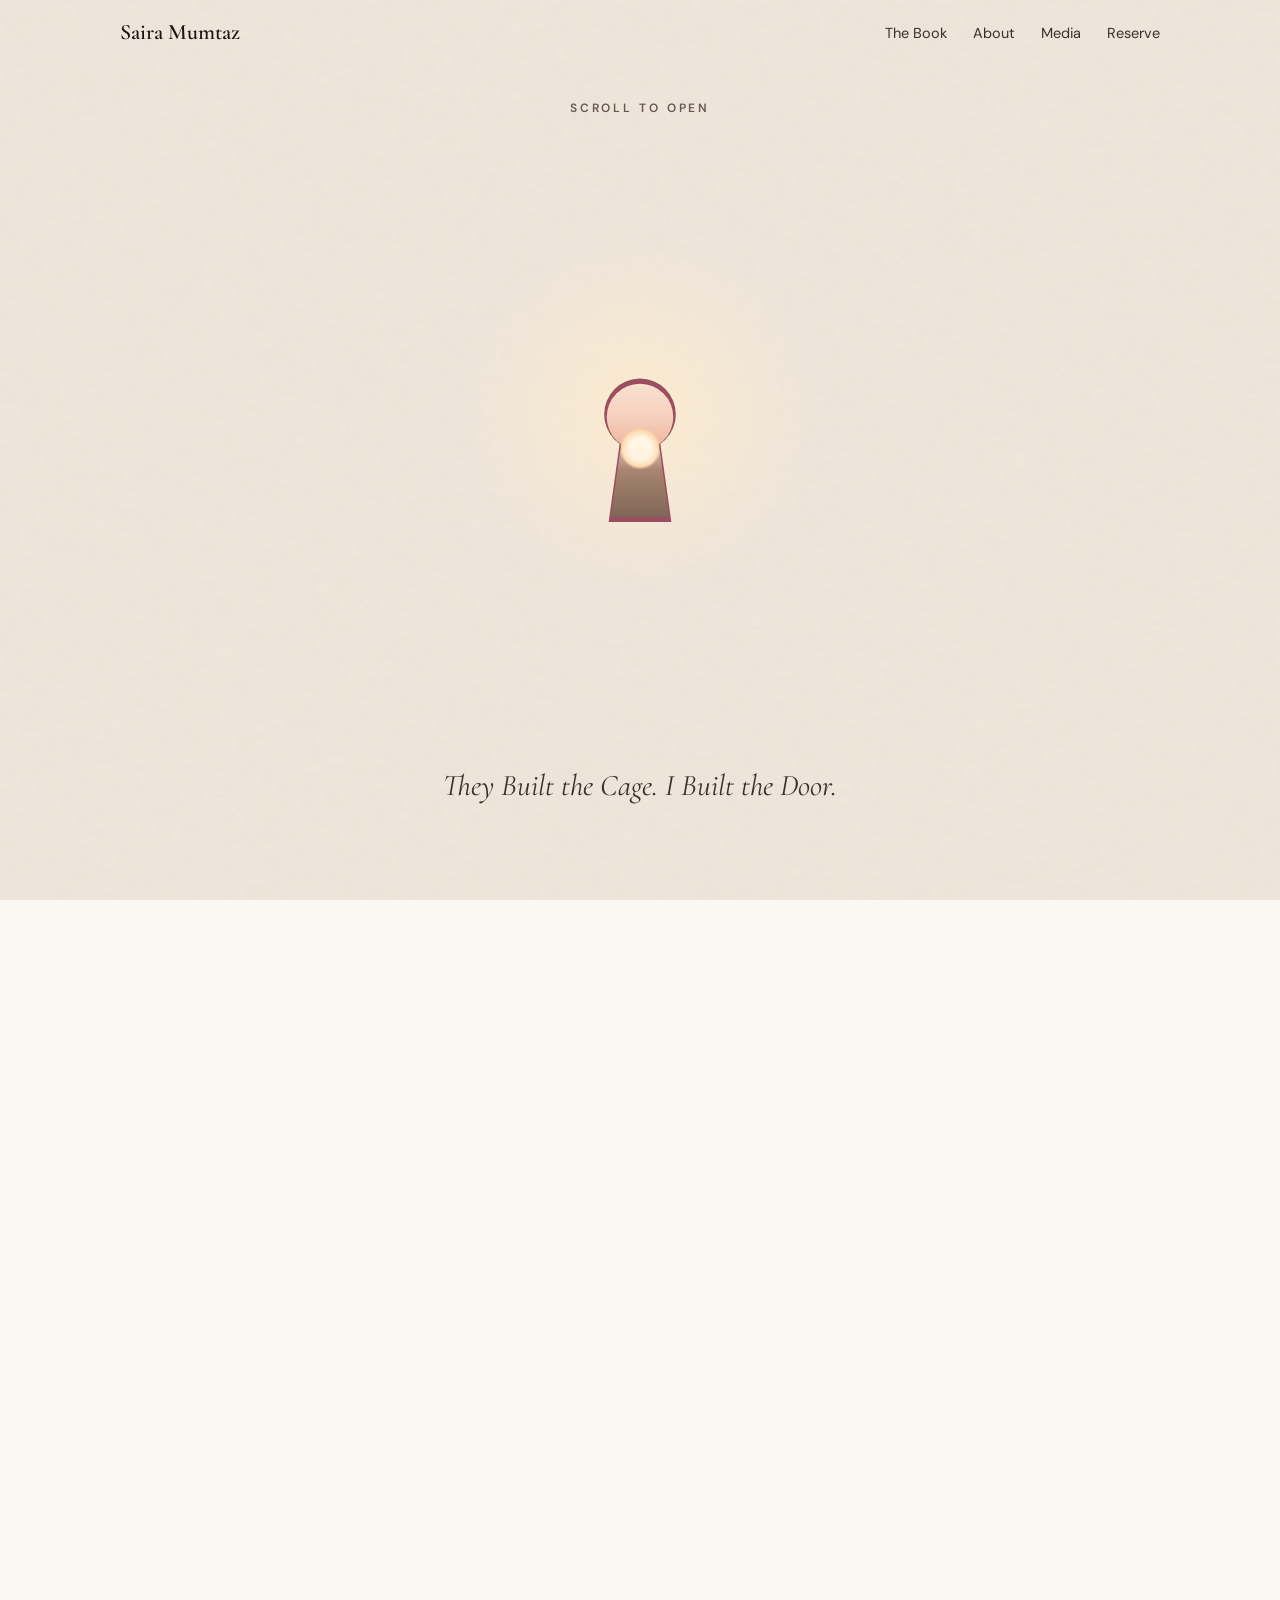
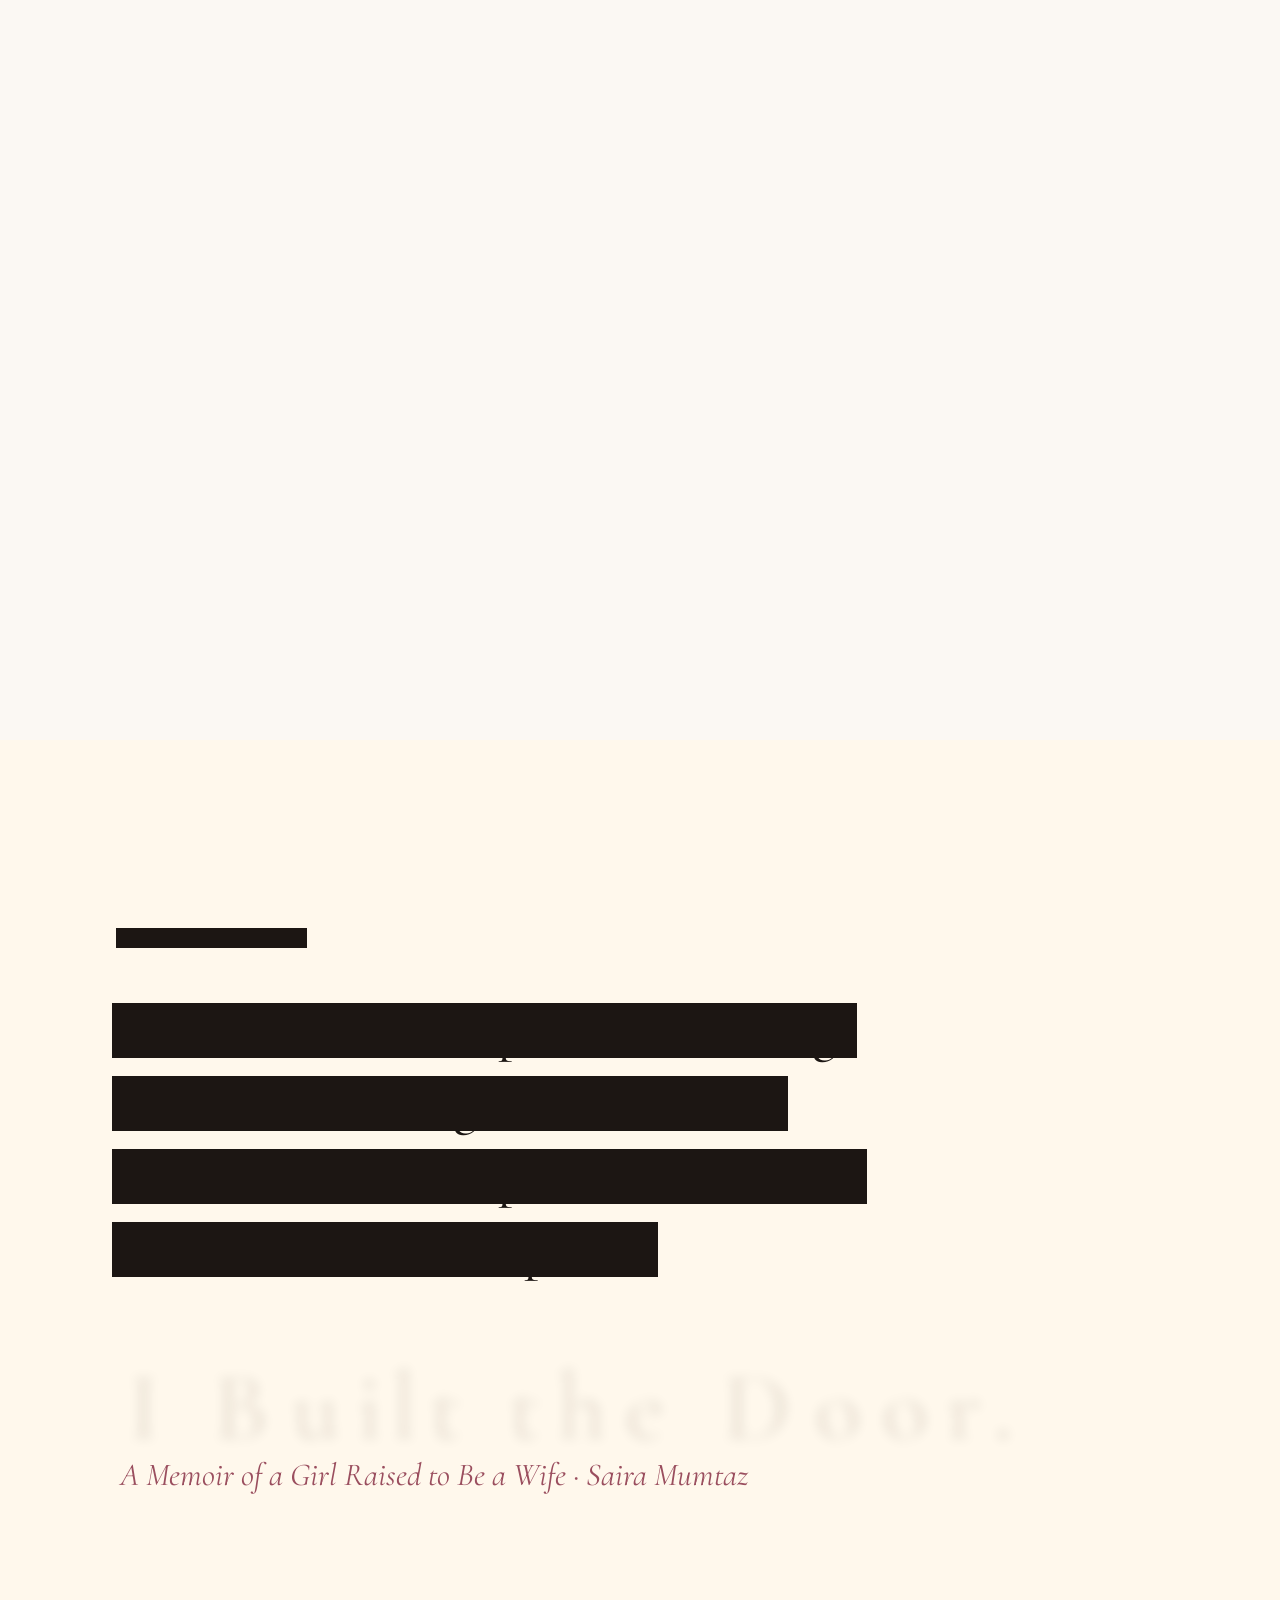
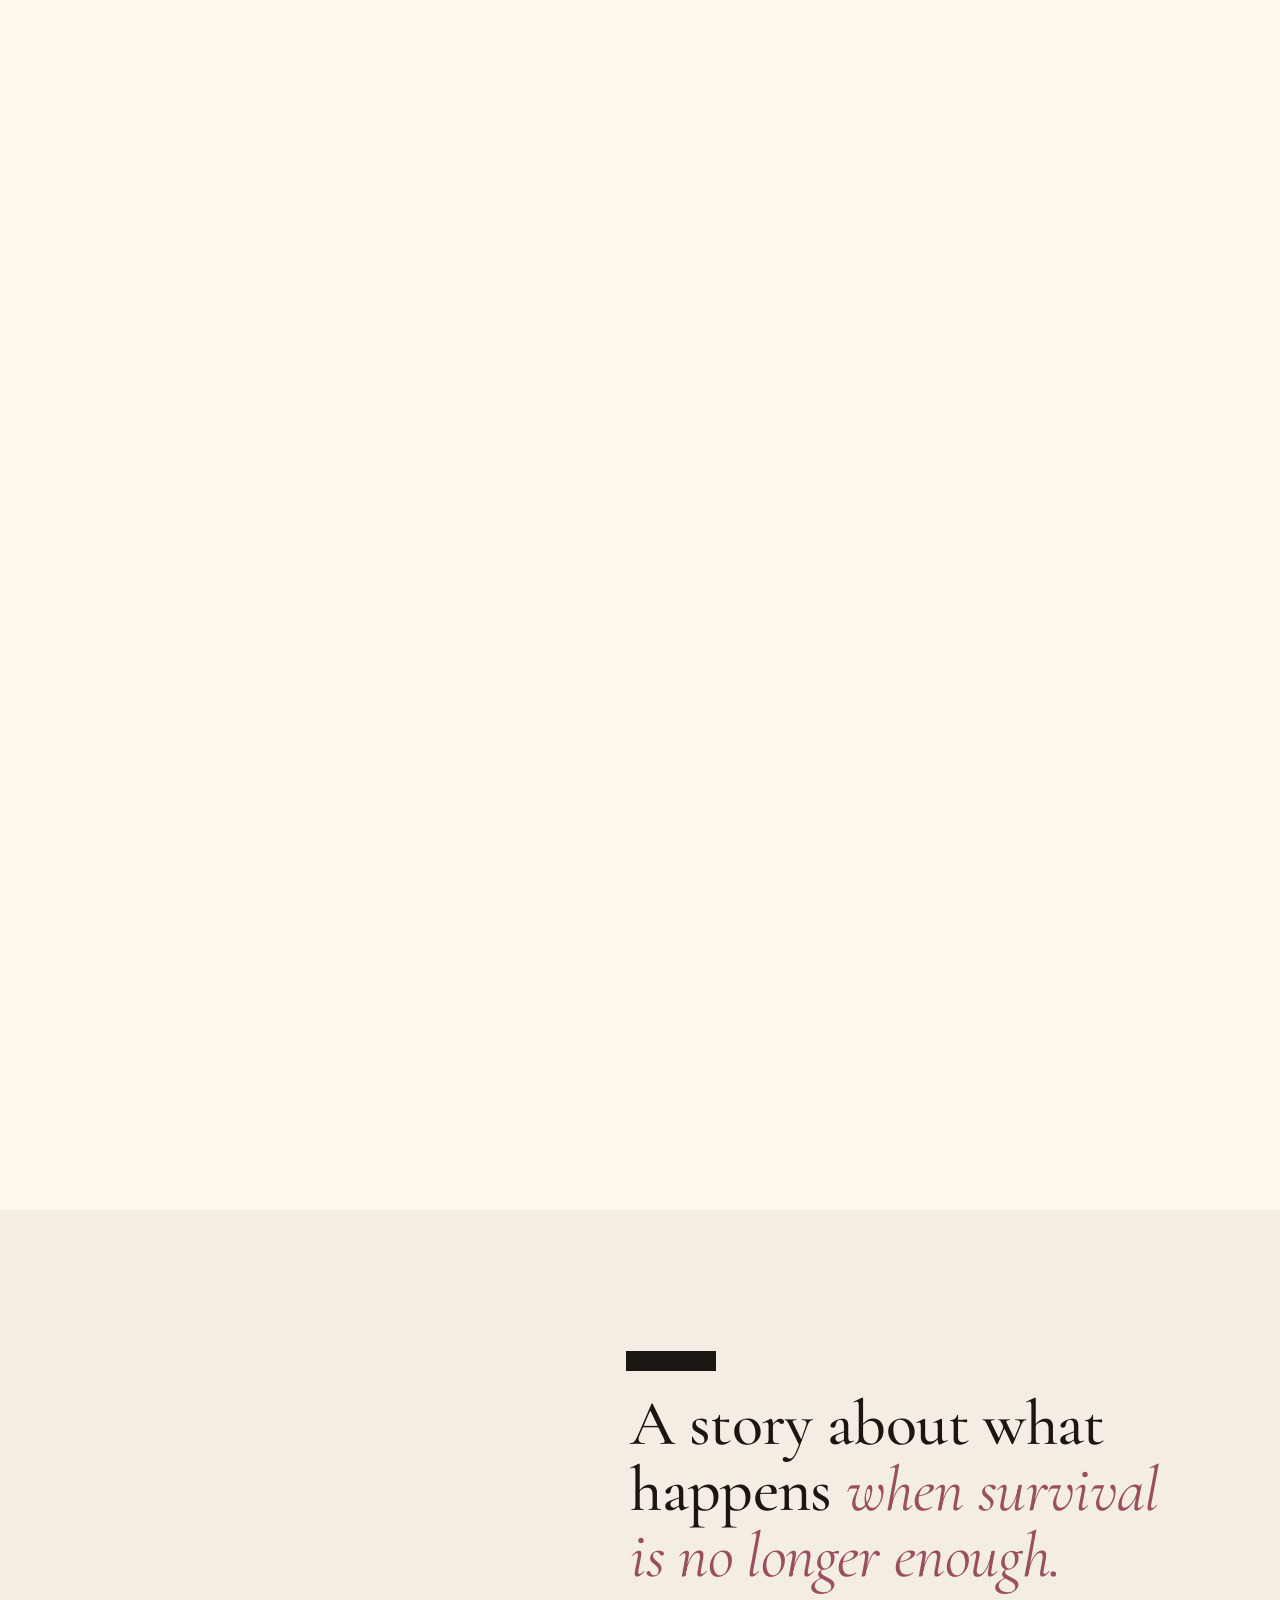
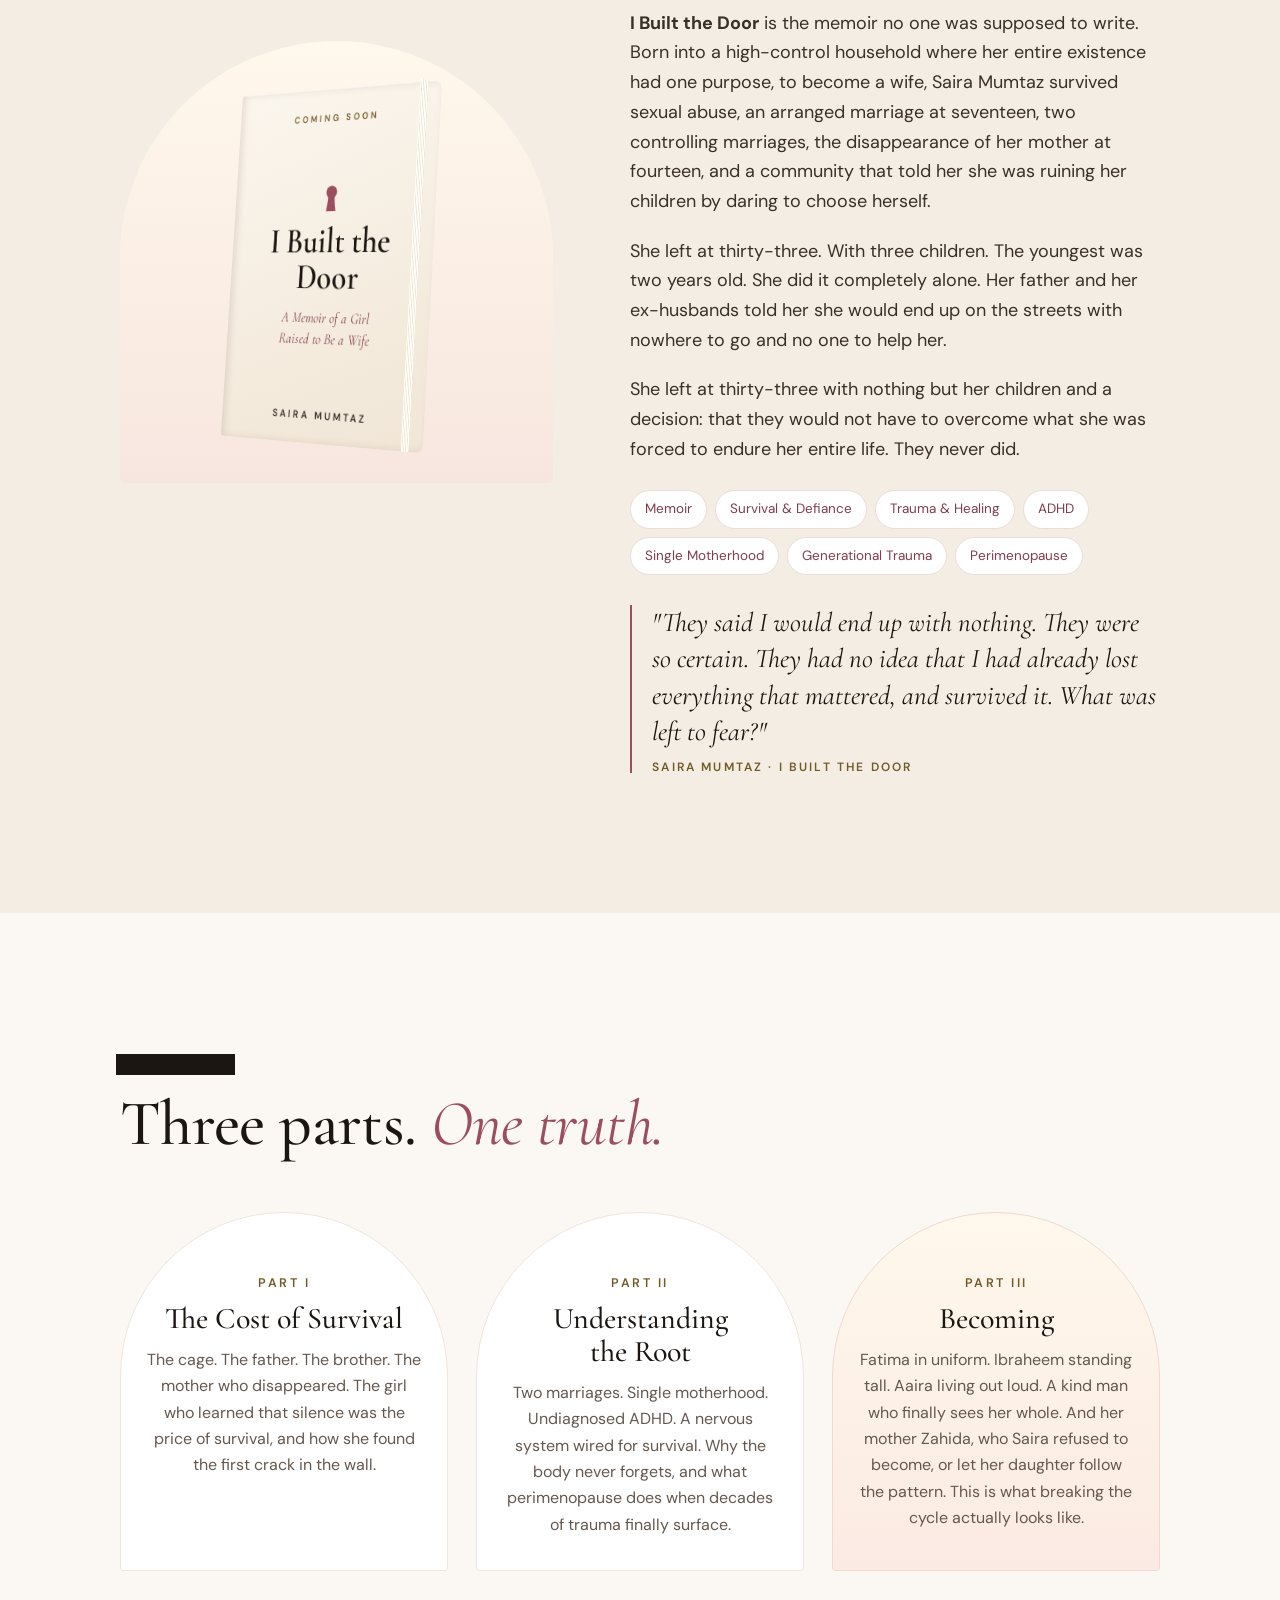
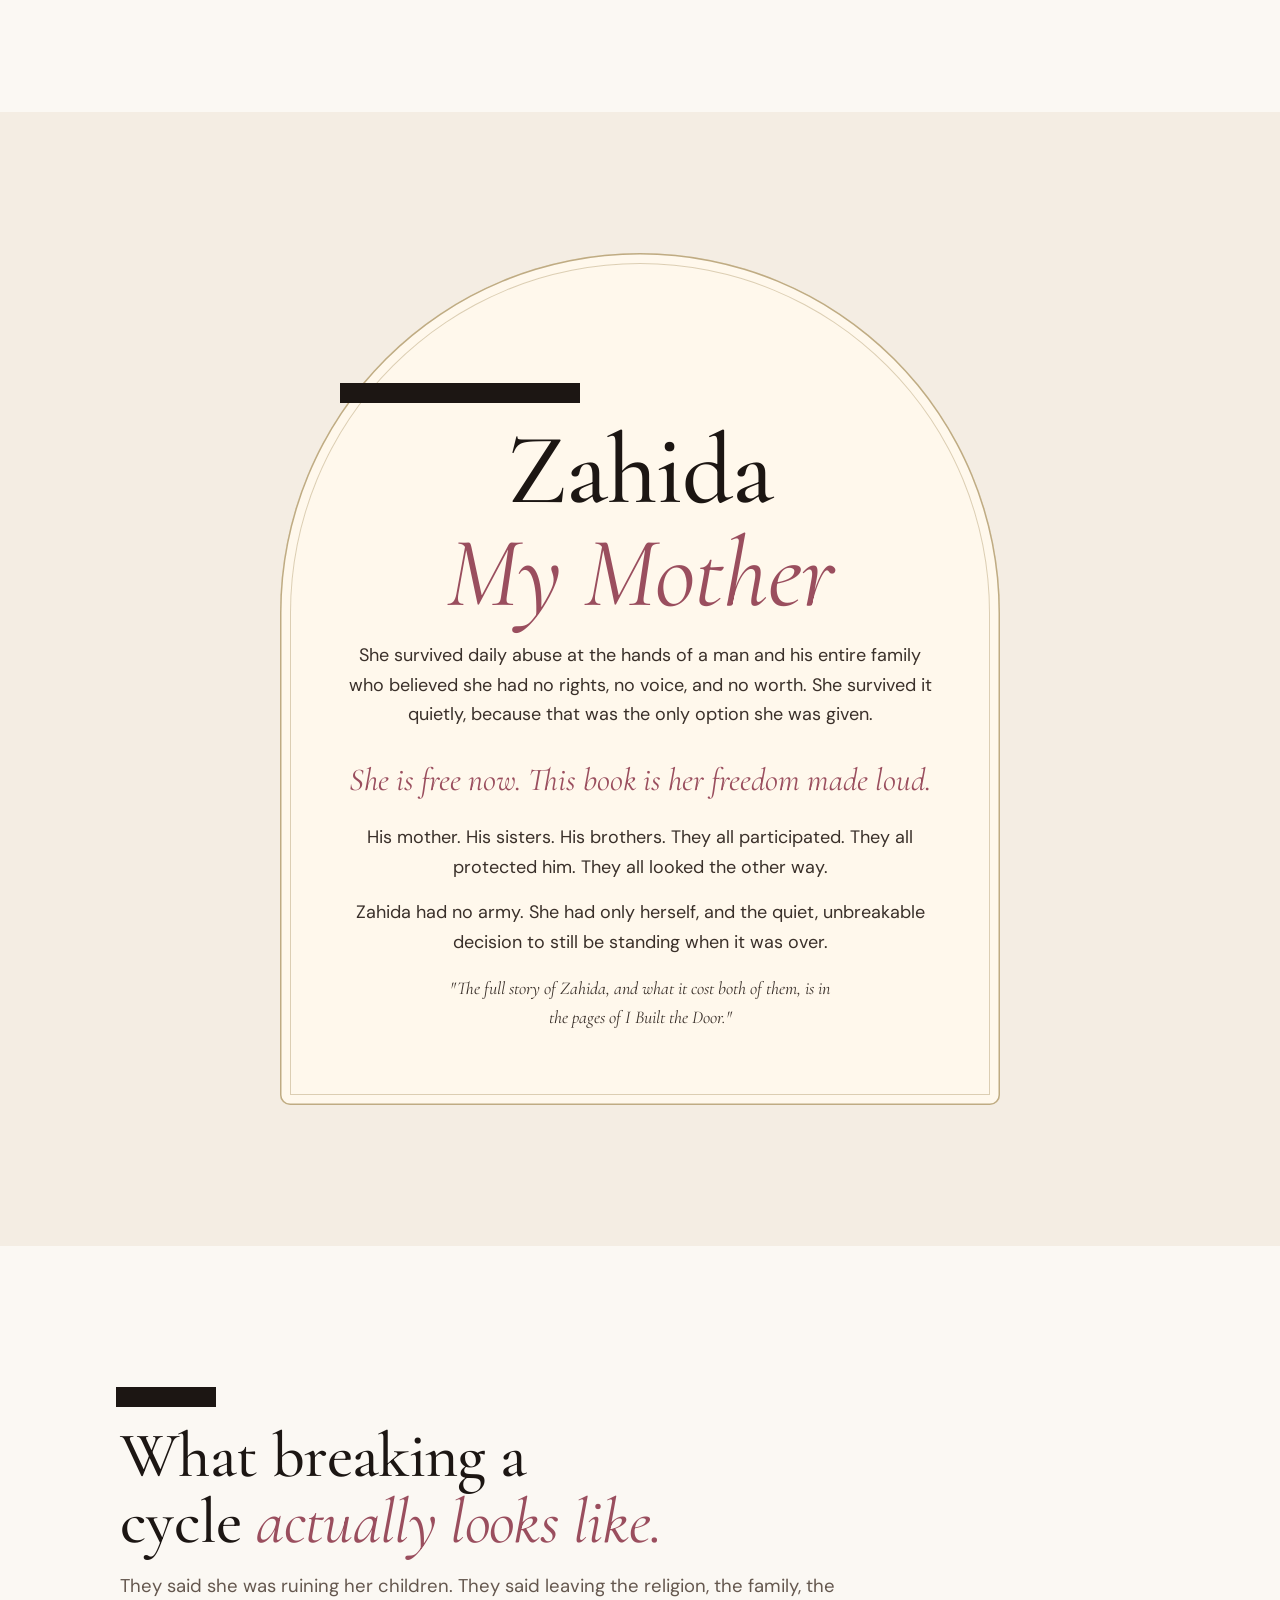
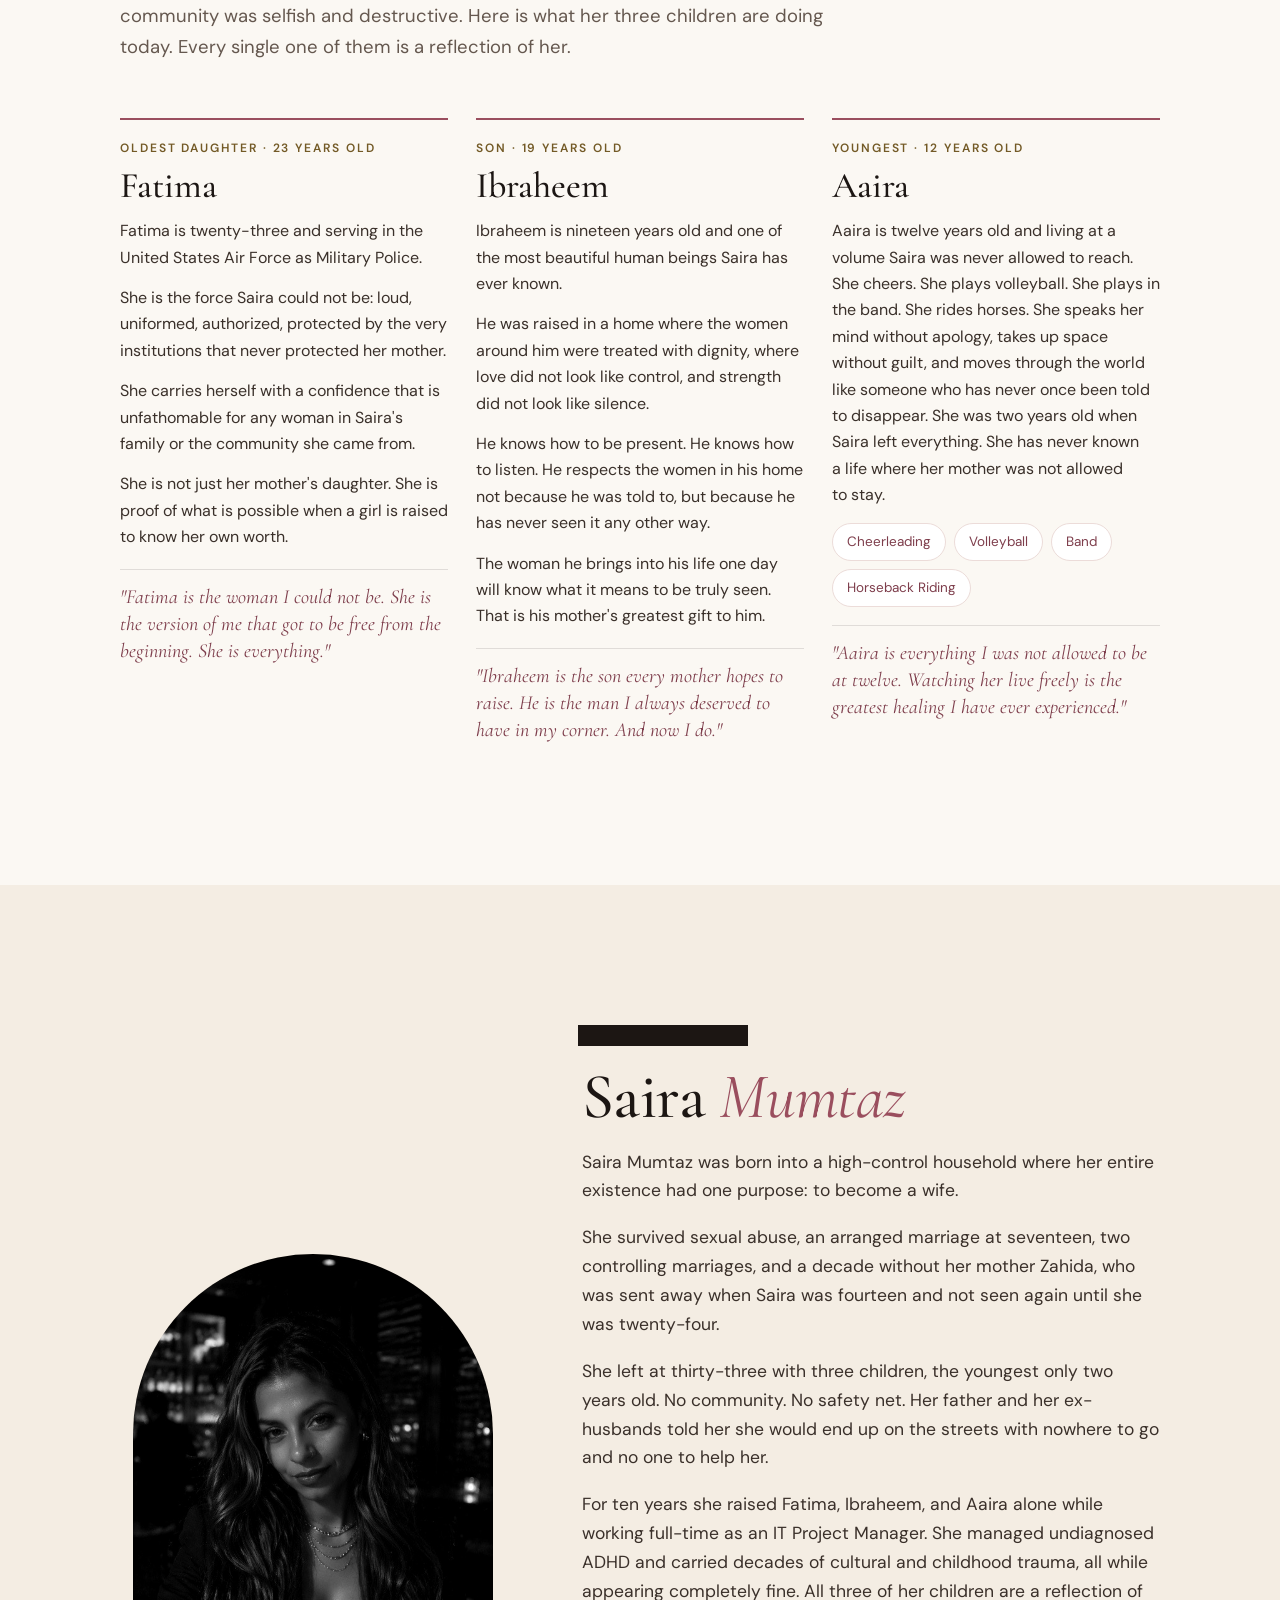
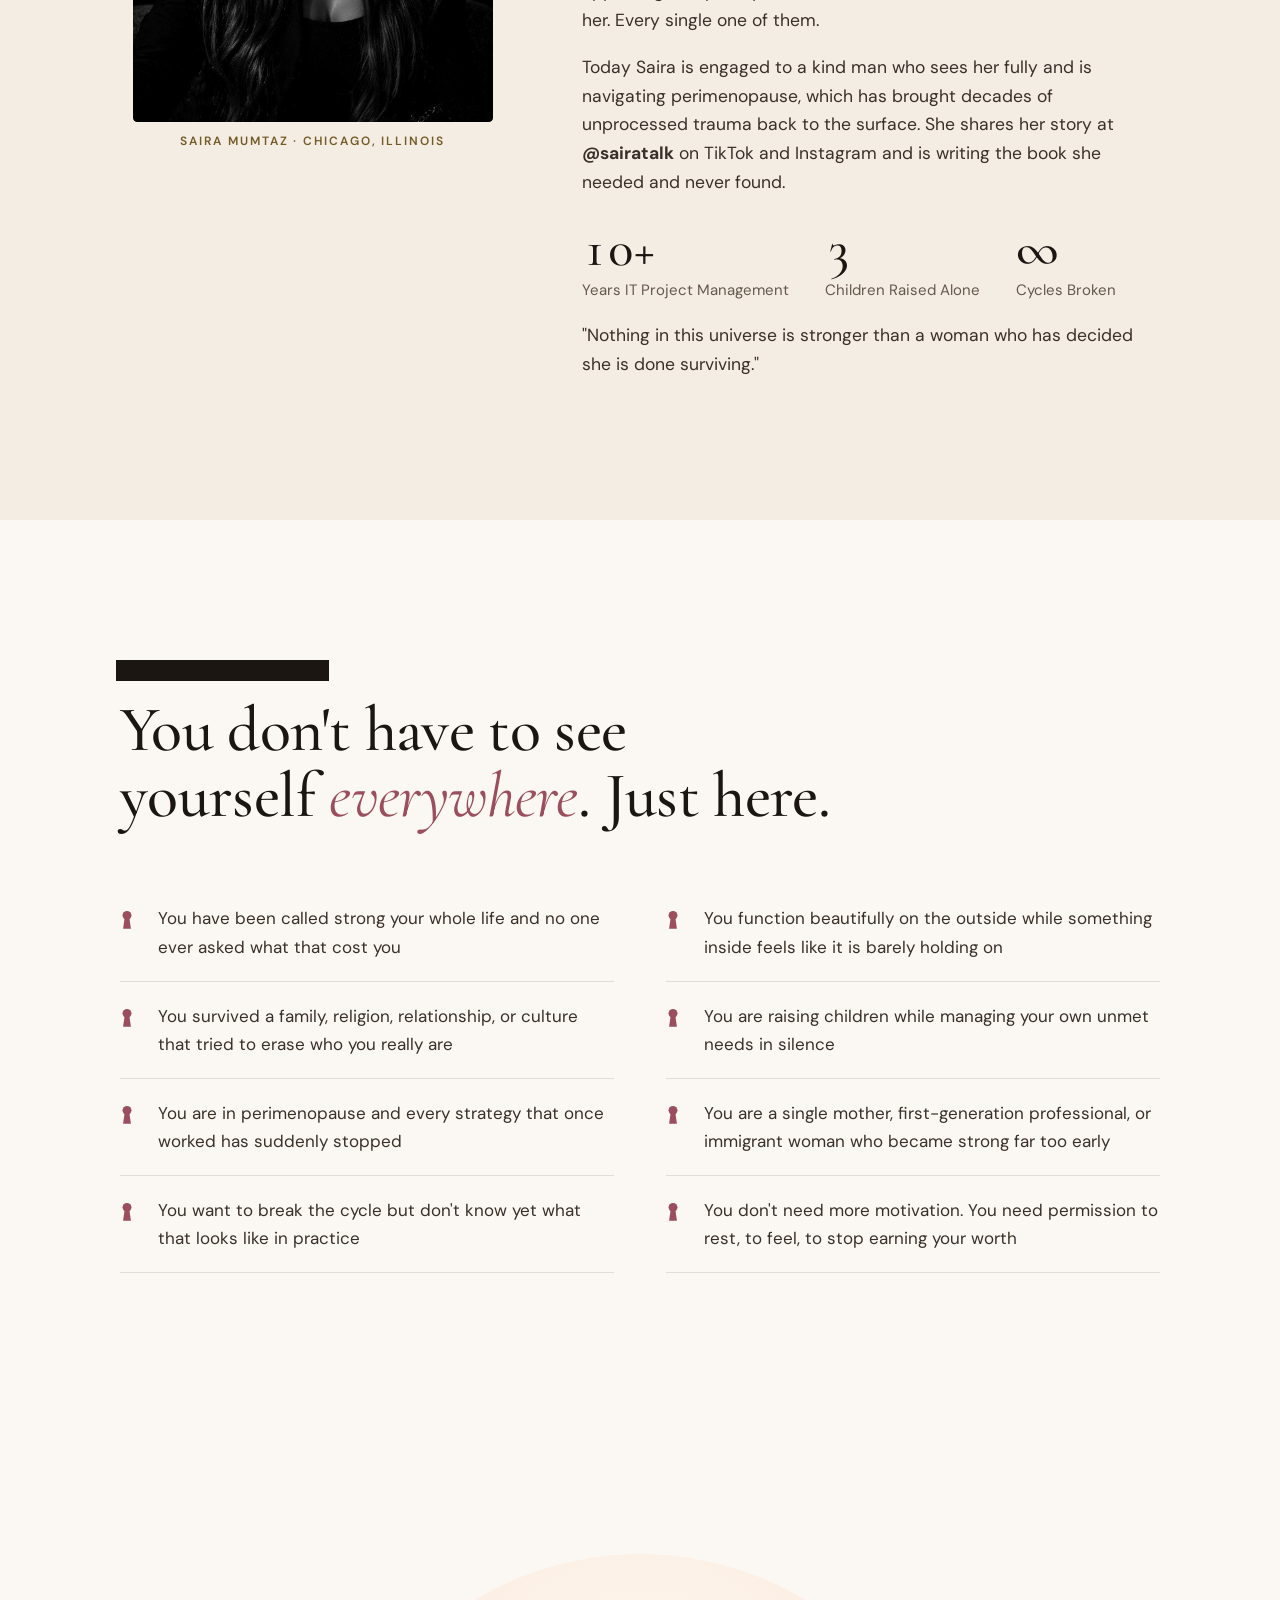
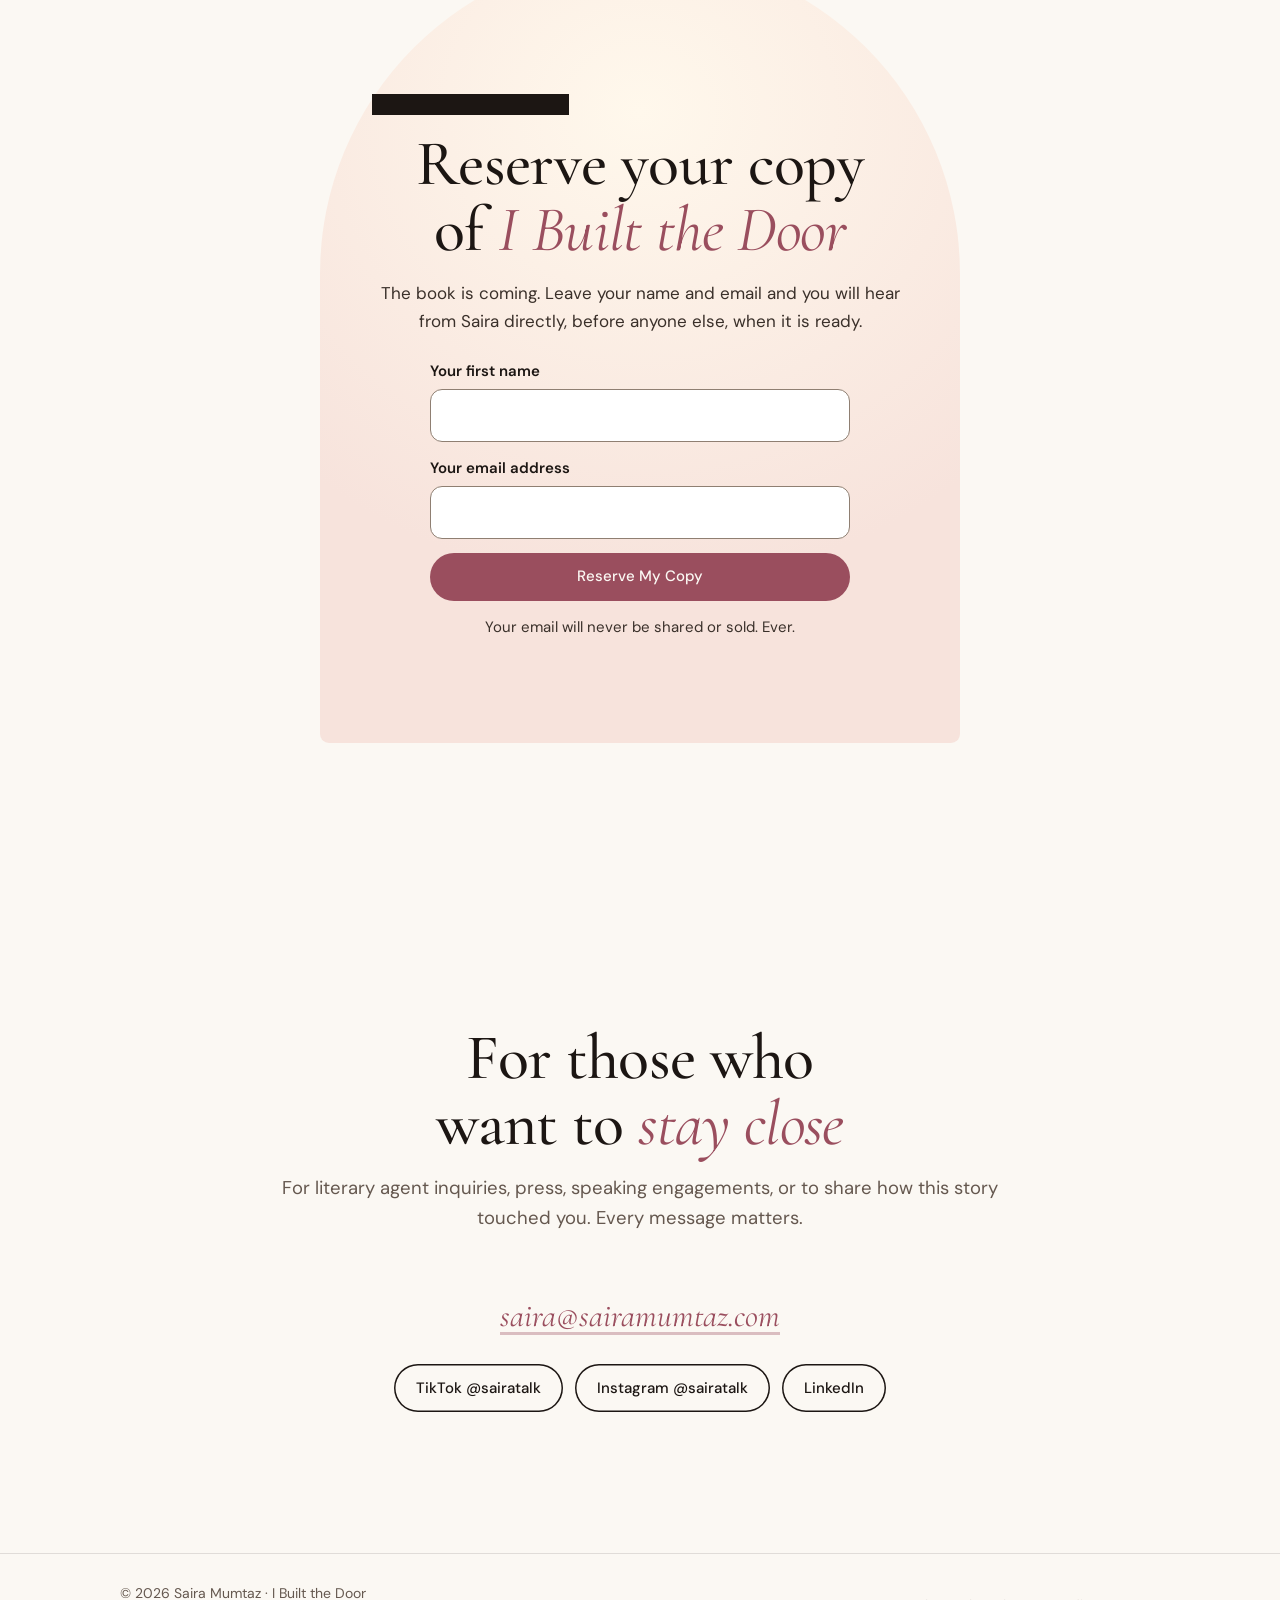
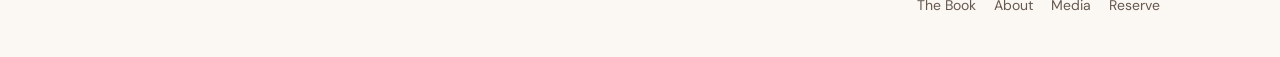
<file: index.html>
<!doctype html>
<html lang="en">
<head>
<!-- Google tag (gtag.js) -->
<script async src="https://www.googletagmanager.com/gtag/js?id=G-B0QTELP16X"></script>
<script>window.dataLayer=window.dataLayer||[];function gtag(){dataLayer.push(arguments);}gtag('js',new Date());gtag('config','G-B0QTELP16X');</script>
<meta charset="utf-8">
<meta name="viewport" content="width=device-width, initial-scale=1, viewport-fit=cover">
<title>Saira Mumtaz | Author of I Built the Door: A Memoir of a Girl Raised to Be a Wife</title>
<meta name="description" content="Saira Mumtaz is the author of I Built the Door, a memoir of a girl raised to be a wife who survived, defied, and broke the cycle for her children.">
<meta name="author" content="Saira Mumtaz">
<meta name="robots" content="index, follow">
<link rel="canonical" href="https://sairamumtaz.com/">
<meta property="og:type" content="website">
<meta property="og:url" content="https://sairamumtaz.com/">
<meta property="og:title" content="Saira Mumtaz | Author of I Built the Door">
<meta property="og:description" content="They built the cage. I built the door. A memoir of a girl raised to be a wife.">
<meta property="og:image" content="https://sairamumtaz.com/saira-mumtaz-author.jpg">
<meta property="og:image:alt" content="Saira Mumtaz, author of I Built the Door">
<meta name="twitter:card" content="summary_large_image">
<meta name="twitter:title" content="Saira Mumtaz | Author of I Built the Door">
<meta name="twitter:description" content="They built the cage. I built the door. A memoir of a girl raised to be a wife.">
<meta name="twitter:image" content="https://sairamumtaz.com/saira-mumtaz-author.jpg">
<script type="application/ld+json">
{"@context":"https://schema.org","@graph":[
{"@type":"Person","@id":"https://sairamumtaz.com/#saira","name":"Saira Mumtaz","jobTitle":"Author","url":"https://sairamumtaz.com/","image":"https://sairamumtaz.com/saira-mumtaz-author.jpg","sameAs":["https://www.tiktok.com/@sairatalk","https://www.instagram.com/sairatalk","https://linkedin.com/in/saira-mumtaz"]},
{"@type":"Book","name":"I Built the Door","alternateName":"I Built the Door: A Memoir of a Girl Raised to Be a Wife","author":{"@id":"https://sairamumtaz.com/#saira"},"genre":"Memoir","inLanguage":"en"},
{"@type":"WebSite","@id":"https://sairamumtaz.com/#website","url":"https://sairamumtaz.com/","name":"Saira Mumtaz | I Built the Door","publisher":{"@id":"https://sairamumtaz.com/#saira"}}]}
</script>
<link rel="preconnect" href="https://fonts.googleapis.com">
<link rel="preconnect" href="https://fonts.gstatic.com" crossorigin>
<link rel="stylesheet" href="https://fonts.googleapis.com/css2?family=Cormorant+Garamond:ital,wght@0,400;0,500;0,600;1,400;1,500&family=DM+Sans:opsz,wght@9..40,400;9..40,500;9..40,600&display=swap">
<link rel="stylesheet" href="/site.css">
<link rel="icon" href="/favicon.svg" type="image/svg+xml">
<link rel="icon" href="/favicon.ico" sizes="32x32">
<link rel="apple-touch-icon" href="/apple-touch-icon.png">


<style>
/* Connect: the email sits on top as a plain text link, no bubble */
.mail-link { display: inline-block; margin-bottom: 22px; font-family: var(--display); font-style: italic; font-size: clamp(24px, 3vw, 32px); color: var(--rose); text-decoration: underline; text-decoration-color: rgba(154, 78, 94, .35); text-underline-offset: 6px; overflow-wrap: anywhere; }
.mail-link:hover { text-decoration-color: currentColor; }
</style>
</head>
<body>

<a class="skip" href="#main">Skip to main content</a>

<nav class="nav" id="nav" aria-label="Main">
  <div class="container">
    <a class="brand" href="#top">Saira Mumtaz</a>
    <ul>
      <li><a href="/book.html">The Book</a></li>
      <li><a href="/about.html">About</a></li>
      <li><a href="/media.html">Media</a></li>
      <li class="wide-only"><a href="#reserve">Reserve</a></li>
    </ul>
    <a class="pill" href="#reserve">Reserve a Copy</a>
  </div>
</nav>

<main id="main">
  <!-- B: the keyhole -->
  <header class="keyhole-track" id="top">
    <div class="kh-stage" id="khStage">
      <canvas class="plaster" id="plaster" aria-hidden="true"></canvas>
      <div class="halo" aria-hidden="true"></div>
      <div class="door-light" id="doorLight" aria-hidden="true"><div class="scene"><span class="sun"></span><span class="sea"></span></div></div>
      <div class="wall-text top" aria-hidden="true">Scroll to open</div>
      <div class="wall-text bottom" aria-hidden="true">They Built the Cage. I Built the Door.</div>
      <div class="room" id="room">
        <span class="label">Debut Memoir · Coming Soon</span>
        <h1>I Built the Door</h1>
        <p class="door-line">A Memoir of a Girl Raised to Be a Wife</p>
        <p class="byline">Saira Mumtaz</p>
        <div class="cta"><a class="pill rose" href="#reserve">Reserve Your Copy</a><a class="textlink" href="#told">Discover the Book <span aria-hidden="true">→</span></a></div>
      </div>
    </div>
  </header>

  <!-- A: what they told her (every line is from the current site) -->
  <section class="told-track" id="told" aria-labelledby="told-h" style="padding:0">
    <div class="told-stage">
      <div class="container">
        <span class="label" id="told-h">They Built the Cage.</span>
        <div class="said" id="said">
          <span class="line"><span class="t">She would end up with nothing.</span></span>
          <span class="line"><span class="t">She was ruining her children.</span></span>
          <span class="line"><span class="t">She would end up on the streets.</span></span>
          <span class="line"><span class="t">No one would help her.</span></span>
        </div>
        <div>
          <div class="word" id="word" aria-label="I Built the Door."></div>
          <div class="word-by">A Memoir of a Girl Raised to Be a Wife · Saira Mumtaz</div>
        </div>
      </div>
    </div>
  </section>

  <section class="book-sec" id="book" aria-labelledby="book-h">
    <div class="container book-grid">
      <div class="book-arch" id="bookArch" aria-hidden="true">
        <div class="book3d" id="book3d">
          <div class="face cover"><div class="k">COMING SOON</div><div class="t"><div class="mini-kh"></div><div class="title">I Built the Door</div><div class="tag">A Memoir of a Girl<br>Raised to Be a Wife</div></div><div class="au">Saira Mumtaz</div></div>
          <div class="face spine"></div><div class="face pages"></div><div class="face back"></div>
        </div>
      </div>
      <div class="book-copy">
        <span class="label">The Book</span>
        <h2 id="book-h">A story about what happens <em>when survival is no longer enough.</em></h2>
        <p><strong>I Built the Door</strong> is the memoir no one was supposed to write. Born into a high-control household where her entire existence had one purpose, to become a wife, Saira Mumtaz survived sexual abuse, an arranged marriage at seventeen, two controlling marriages, the disappearance of her mother at fourteen, and a community that told her she was ruining her children by daring to choose herself.</p>
        <p>She left at thirty-three. With three children. The youngest was two years old. She did it completely alone. Her father and her ex-husbands told her she would end up on the streets with nowhere to go and no one to help her.</p>
        <p>She left at thirty-three with nothing but her children and a decision: that they would not have to overcome what she was forced to endure her entire life. They never did.</p>
        <ul class="tags" aria-label="Themes"><li>Memoir</li><li>Survival &amp; Defiance</li><li>Trauma &amp; Healing</li><li>ADHD</li><li>Single Motherhood</li><li>Generational Trauma</li><li>Perimenopause</li></ul>
        <blockquote class="pq">"They said I would end up with nothing. They were so certain. They had no idea that I had already lost everything that mattered, and survived it. What was left to fear?"<cite>Saira Mumtaz · I Built the Door</cite></blockquote>
      </div>
    </div>
  </section>

  <section id="journey" aria-labelledby="j-h">
    <div class="container">
      <div class="head"><span class="label">The Journey</span><h2 id="j-h">Three parts. <em>One truth.</em></h2></div>
      <div class="parts">
        <article class="part"><div class="n">Part I</div><h3>The Cost of Survival</h3><p>The cage. The father. The brother. The mother who disappeared. The girl who learned that silence was the price of survival, and how she found the first crack in the wall.</p></article>
        <article class="part"><div class="n">Part II</div><h3>Understanding the Root</h3><p>Two marriages. Single motherhood. Undiagnosed ADHD. A nervous system wired for survival. Why the body never forgets, and what perimenopause does when decades of trauma finally surface.</p></article>
        <article class="part lit"><div class="n">Part III</div><h3>Becoming</h3><p>Fatima in uniform. Ibraheem standing tall. Aaira living out loud. A kind man who finally sees her whole. And her mother Zahida, who Saira refused to become, or let her daughter follow the pattern. This is what breaking the cycle actually looks like.</p></article>
      </div>
    </div>
  </section>

  <section class="dedication" aria-labelledby="z-h">
    <div class="container">
      <div class="ded-arch">
        <span class="label">This Book Is Dedicated To</span>
        <h2 id="z-h">Zahida <em>My Mother</em></h2>
        <p>She survived daily abuse at the hands of a man and his entire family who believed she had no rights, no voice, and no worth. She survived it quietly, because that was the only option she was given.</p>
        <p class="free">She is free now. This book is her freedom made loud.</p>
        <p>His mother. His sisters. His brothers. They all participated. They all protected him. They all looked the other way.</p>
        <p>Zahida had no army. She had only herself, and the quiet, unbreakable decision to still be standing when it was over.</p>
        <p class="ded-note">"The full story of Zahida, and what it cost both of them, is in the pages of I Built the Door."</p>
      </div>
    </div>
  </section>

  <section id="proof" aria-labelledby="p-h">
    <div class="container">
      <div class="head"><span class="label">The Proof</span><h2 id="p-h">What breaking a cycle <em>actually looks like.</em></h2><p>They said she was ruining her children. They said leaving the religion, the family, the community was selfish and destructive. Here is what her three children are doing today. Every single one of them is a reflection of her.</p></div>
      <div class="kids">
        <article class="kid">
          <div class="age">Oldest Daughter · 23 Years Old</div><h3>Fatima</h3>
          <p>Fatima is twenty-three and serving in the United States Air Force as Military Police.</p>
            <p>She is the force Saira could not be: loud, uniformed, authorized, protected by the very institutions that never protected her mother.</p>
            <p>She carries herself with a confidence that is unfathomable for any woman in Saira's family or the community she came from.</p>
            <p>She is not just her mother's daughter. She is proof of what is possible when a girl is raised to know her own worth.</p>
          <blockquote>"Fatima is the woman I could not be. She is the version of me that got to be free from the beginning. She is everything."</blockquote>
        </article>
        <article class="kid">
          <div class="age">Son · 19 Years Old</div><h3>Ibraheem</h3>
          <p>Ibraheem is nineteen years old and one of the most beautiful human beings Saira has ever known.</p>
            <p>He was raised in a home where the women around him were treated with dignity, where love did not look like control, and strength did not look like silence.</p>
            <p>He knows how to be present. He knows how to listen. He respects the women in his home not because he was told to, but because he has never seen it any other way.</p>
            <p>The woman he brings into his life one day will know what it means to be truly seen. That is his mother's greatest gift to him.</p>
          <blockquote>"Ibraheem is the son every mother hopes to raise. He is the man I always deserved to have in my corner. And now I do."</blockquote>
        </article>
        <article class="kid">
          <div class="age">Youngest · 12 Years Old</div><h3>Aaira</h3>
          <p>Aaira is twelve years old and living at a volume Saira was never allowed to reach. She cheers. She plays volleyball. She plays in the band. She rides horses. She speaks her mind without apology, takes up space without guilt, and moves through the world like someone who has never once been told to disappear. She was two years old when Saira left everything. She has never known a life where her mother was not allowed to stay.</p>
          <ul class="tags" aria-label="Aaira's activities"><li>Cheerleading</li><li>Volleyball</li><li>Band</li><li>Horseback Riding</li></ul>
          <blockquote>"Aaira is everything I was not allowed to be at twelve. Watching her live freely is the greatest healing I have ever experienced."</blockquote>
        </article>
      </div>
    </div>
  </section>

  <section class="about" id="about" aria-labelledby="a-h">
    <div class="container about-grid">
      <figure class="portrait-wrap"><img class="portrait" src="/saira-mumtaz-author.jpg" alt="Saira Mumtaz, author of I Built the Door, black and white portrait" width="360" height="468" loading="lazy"><figcaption>Saira Mumtaz · Chicago, Illinois</figcaption></figure>
      <div class="about-copy">
        <span class="label">About the Author</span>
        <h2 id="a-h">Saira <em>Mumtaz</em></h2>
        <p>Saira Mumtaz was born into a high-control household where her entire existence had one purpose: to become a wife.</p>
        <p>She survived sexual abuse, an arranged marriage at seventeen, two controlling marriages, and a decade without her mother Zahida, who was sent away when Saira was fourteen and not seen again until she was twenty-four.</p>
        <p>She left at thirty-three with three children, the youngest only two years old. No community. No safety net. Her father and her ex-husbands told her she would end up on the streets with nowhere to go and no one to help her.</p>
        <p>For ten years she raised Fatima, Ibraheem, and Aaira alone while working full-time as an IT Project Manager. She managed undiagnosed ADHD and carried decades of cultural and childhood trauma, all while appearing completely fine. All three of her children are a reflection of her. Every single one of them.</p>
        <p>Today Saira is engaged to a kind man who sees her fully and is navigating perimenopause, which has brought decades of unprocessed trauma back to the surface. She shares her story at <strong>@sairatalk</strong> on TikTok and Instagram and is writing the book she needed and never found.</p>
        <div class="stats"><div class="stat"><b>10+</b><span>Years IT Project Management</span></div><div class="stat"><b>3</b><span>Children Raised Alone</span></div><div class="stat"><b>∞</b><span>Cycles Broken</span></div></div>
        <p class="pull">"Nothing in this universe is stronger than a woman who has decided she is done surviving."</p>
      </div>
    </div>
  </section>

  <section class="foryou" id="foryou" aria-labelledby="f-h">
    <div class="container">
      <div class="head"><span class="label">This Book Is For You If</span><h2 id="f-h">You don't have to see yourself <em>everywhere</em>. Just here.</h2></div>
      <ul id="foryouList">
        <li><i aria-hidden="true"></i><span>You have been called strong your whole life and no one ever asked what that cost you</span></li>
        <li><i aria-hidden="true"></i><span>You function beautifully on the outside while something inside feels like it is barely holding on</span></li>
        <li><i aria-hidden="true"></i><span>You survived a family, religion, relationship, or culture that tried to erase who you really are</span></li>
        <li><i aria-hidden="true"></i><span>You are raising children while managing your own unmet needs in silence</span></li>
        <li><i aria-hidden="true"></i><span>You are in perimenopause and every strategy that once worked has suddenly stopped</span></li>
        <li><i aria-hidden="true"></i><span>You are a single mother, first-generation professional, or immigrant woman who became strong far too early</span></li>
        <li><i aria-hidden="true"></i><span>You want to break the cycle but don't know yet what that looks like in practice</span></li>
        <li><i aria-hidden="true"></i><span>You don't need more motivation. You need permission to rest, to feel, to stop earning your worth</span></li>
      </ul>
    </div>
  </section>

  <section class="reserve" id="reserve" aria-labelledby="r-h">
    <div class="container">
      <div class="door-card">
        <span class="label">Be the First to Know</span>
        <h2 id="r-h">Reserve your copy of <em>I Built the Door</em></h2>
        <p>The book is coming. Leave your name and email and you will hear from Saira directly, before anyone else, when it is ready.</p>
        <form id="reserveForm" action="https://formspree.io/f/xaqvkzby" method="POST" novalidate>
          <div class="field"><label for="rName">Your first name</label><input id="rName" name="name" autocomplete="given-name" required></div>
          <div class="field"><label for="rEmail">Your email address</label><input id="rEmail" name="email" type="email" autocomplete="email" required></div>
          <button class="pill rose" type="submit">Reserve My Copy</button>
          <p class="fine">Your email will never be shared or sold. Ever.</p>
          <p class="status" id="status" role="status" aria-live="polite"></p>
        </form>
      </div>
    </div>
  </section>

  <section class="connect" id="contact" aria-labelledby="c-h">
    <div class="container">
      <div class="head"><h2 id="c-h">For those who want to <em>stay close</em></h2><p>For literary agent inquiries, press, speaking engagements, or to share how this story touched you. Every message matters.</p></div>
      <a class="mail-link" href="mailto:saira@sairamumtaz.com">saira@sairamumtaz.com</a>
      <div class="socials">
        <a class="pill ghost" href="https://www.tiktok.com/@sairatalk" aria-label="TikTok @sairatalk, opens in a new tab">TikTok @sairatalk</a>
        <a class="pill ghost" href="https://www.instagram.com/sairatalk" aria-label="Instagram @sairatalk, opens in a new tab">Instagram @sairatalk</a>
        <a class="pill ghost" href="https://linkedin.com/in/saira-mumtaz" aria-label="LinkedIn, opens in a new tab">LinkedIn</a>
      </div>
    </div>
  </section>
</main>

<footer><div class="container"><span>© 2026 Saira Mumtaz · I Built the Door</span><nav class="foot-nav" aria-label="Footer"><a href="/book.html">The Book</a><a href="/about.html">About</a><a href="/media.html">Media</a><a href="/#reserve">Reserve</a></nav></div></footer>

<script>
(function () {
  var KH = "url(\"data:image/svg+xml,%3Csvg xmlns='http://www.w3.org/2000/svg' viewBox='0 0 100 140'%3E%3Ccircle cx='50' cy='44' r='32'/%3E%3Cpath d='M33 62 L67 62 L78 140 L22 140 Z'/%3E%3C/svg%3E\")";
  document.documentElement.style.setProperty('--kh', KH);
  document.documentElement.style.setProperty('--khmask', KH);
  var reduce = window.matchMedia('(prefers-reduced-motion: reduce)').matches;

  // Plaster texture on the wall
  var pc = document.getElementById('plaster'), px = pc.getContext('2d');
  pc.width = 256; pc.height = 256; pc.style.width = '100%'; pc.style.height = '100%';
  var im = px.createImageData(256, 256);
  for (var i = 0; i < im.data.length; i += 4) { var v = 200 + Math.random() * 55; im.data[i] = v; im.data[i + 1] = v - 6; im.data[i + 2] = v - 14; im.data[i + 3] = 26; }
  px.putImageData(im, 0, 0);

  // Build A's lines and the title
  var lines = [].slice.call(document.querySelectorAll('#said .line'));
  lines.forEach(function (l) { ['bar', 'strike'].forEach(function (c) { var s = document.createElement('span'); s.className = c; s.setAttribute('aria-hidden', 'true'); l.appendChild(s); }); l.classList.add('struck'); });
  var word = document.getElementById('word'), letters = [];
  'I Built the Door.'.split(' ').forEach(function (w) { var g = document.createElement('span'); g.className = 'wg'; g.setAttribute('aria-hidden', 'true'); w.split('').forEach(function (ch) { var s = document.createElement('span'); s.textContent = ch; g.appendChild(s); letters.push(s); }); word.appendChild(g); });

  if (reduce) return;

  var nav = document.getElementById('nav'), khTrack = document.getElementById('top'), stage = document.getElementById('khStage'),
      dl = document.getElementById('doorLight'), room = document.getElementById('room'), told = document.getElementById('told'),
      book = document.getElementById('book3d'), bookArch = document.getElementById('bookArch'),
      labels = [].slice.call(document.querySelectorAll('.label')).filter(function (l) { return !l.closest('.room'); });

  function clamp(x) { return Math.min(1, Math.max(0, x)); }
  function seg(p, a, b) { return clamp((p - a) / (b - a)); }
  function eio(x) { return x < .5 ? 4 * x * x * x : 1 - Math.pow(-2 * x + 2, 3) / 2; }
  function eo(x) { return 1 - Math.pow(1 - x, 3); }

  var ticking = false;
  function frame() {
    ticking = false;
    var vh = window.innerHeight, vw = window.innerWidth;

    // B: keyhole grows into the doorway, then the room
    var r = khTrack.getBoundingClientRect();
    var p = clamp(-r.top / (r.height - vh));
    var cover = Math.max(vw, vh) * 1.25 / 64 * 1.9;            // scale where the keyhole fills the screen
    var grow = eio(seg(p, .04, .78));
    var s = 1 + (cover - 1) * Math.pow(grow, 2.2);
    stage.style.setProperty('--s', s.toFixed(3));
    stage.style.setProperty('--hs', (1 + grow * 3).toFixed(3));
    stage.style.setProperty('--rim', (1 - seg(p, .02, .22)).toFixed(3));
    stage.style.setProperty('--halo', (.9 * (1 - seg(p, .3, .7))).toFixed(3));
    stage.style.setProperty('--wt', (1 - seg(p, .02, .16)).toFixed(3));
    stage.style.setProperty('--sun', eio(seg(p, 0, .85)).toFixed(3));
    var ro = eo(seg(p, .62, .86));
    room.style.setProperty('--ro', ro.toFixed(3));
    room.style.setProperty('--ry', ((1 - ro) * 24).toFixed(1) + 'px');
    room.style.pointerEvents = ro < .5 ? 'none' : 'auto';
    nav.classList.toggle('solid', p > .9 || r.bottom < vh);

    // A: scrubbed by scroll. Bars lift, lines are struck through, the title rises from a whisper.
    var t = told.getBoundingClientRect();
    var q = clamp(-t.top / (t.height - vh));
    lines.forEach(function (l, i) {
      var lift = eio(seg(q, .05 + i * .07, .2 + i * .07));
      var strike = eo(seg(q, .36 + i * .05, .46 + i * .05));
      l.style.setProperty('--b', (1 - lift).toFixed(3));
      l.style.setProperty('--st', strike.toFixed(3));
      l.classList.toggle('struck', strike > .6);
    });
    letters.forEach(function (sp, i) {
      var k = eo(seg(q, .62 + i * .025, .8 + i * .025));
      sp.style.setProperty('--o', (.08 + .92 * k).toFixed(3));
      sp.style.setProperty('--y', ((1 - k) * .14).toFixed(3) + 'em');
      sp.style.setProperty('--sc', (.7 + .3 * k).toFixed(3));
      sp.style.setProperty('--bl', ((1 - k) * 8).toFixed(1) + 'px');
    });

    // The book turns toward you
    var b = bookArch.getBoundingClientRect();
    var bp = clamp(1 - (b.top + b.height / 2) / vh);
    book.style.setProperty('--bry', (-34 + bp * 30).toFixed(2) + 'deg');
    book.style.setProperty('--brx', (6 - bp * 6).toFixed(2) + 'deg');

    // Echo of A: each label uncovers as it rises into view
    labels.forEach(function (l) {
      if (l.id === 'told-h') { l.style.setProperty('--u', (1 - eio(seg(q, 0, .06))).toFixed(3)); return; }
      var y = l.getBoundingClientRect().top;
      l.style.setProperty('--u', (1 - eio(clamp((vh * .9 - y) / (vh * .25)))).toFixed(3));
    });
  }
  window.addEventListener('scroll', function () { if (!ticking) { ticking = true; requestAnimationFrame(frame); } }, { passive: true });
  window.addEventListener('resize', frame);
  // Keyboard users who tab into the hero get the opened door, not an invisible button
  room.addEventListener('focusin', function () {
    var end = khTrack.offsetTop + khTrack.offsetHeight - window.innerHeight;
    if (window.scrollY < end - 2) window.scrollTo({ top: end, behavior: 'auto' });
  });
  frame();
})();


(function () {
  var b = document.getElementById('showAll'); if (!b) return;
  b.addEventListener('click', function () {
    var open = b.getAttribute('aria-expanded') === 'true';
    [].forEach.call(document.querySelectorAll('#foryouList .extra'), function (li) { li.hidden = open; if (!open) li.classList.add('in'); });
    b.setAttribute('aria-expanded', String(!open)); b.textContent = open ? 'Show all 8' : 'Show fewer';
    if (!open) { var first = document.querySelector('#foryouList .extra span'); if (first) { first.setAttribute('tabindex', '-1'); first.focus({ preventScroll: true }); } }
  });
})();
document.getElementById('reserveForm').addEventListener('submit', function (e) {
  e.preventDefault();
  var n = document.getElementById('rName'), m = document.getElementById('rEmail'), s = document.getElementById('status');
  if (!n.value.trim()) { s.textContent = 'Please add your first name.'; n.focus(); return; }
  if (!/^\S+@\S+\.\S+$/.test(m.value)) { s.textContent = 'Please add a valid email address.'; m.focus(); return; }
  var btn = e.target.querySelector('button'); btn.disabled = true; s.textContent = 'Sending…';
  fetch(e.target.action, { method: 'POST', body: new FormData(e.target), headers: { 'Accept': 'application/json' } })
    .then(function (r) { if (!r.ok) throw new Error(); e.target.reset(); s.textContent = 'You are on the list. 🤍 Thank you for being here. Saira will reach out to you directly when I Built the Door is ready.'; })
    .catch(function () { s.textContent = 'Something went wrong. Please try again, or email saira@sairamumtaz.com.'; })
    .finally(function () { btn.disabled = false; });
});
</script>
</body>
</html>
</file>
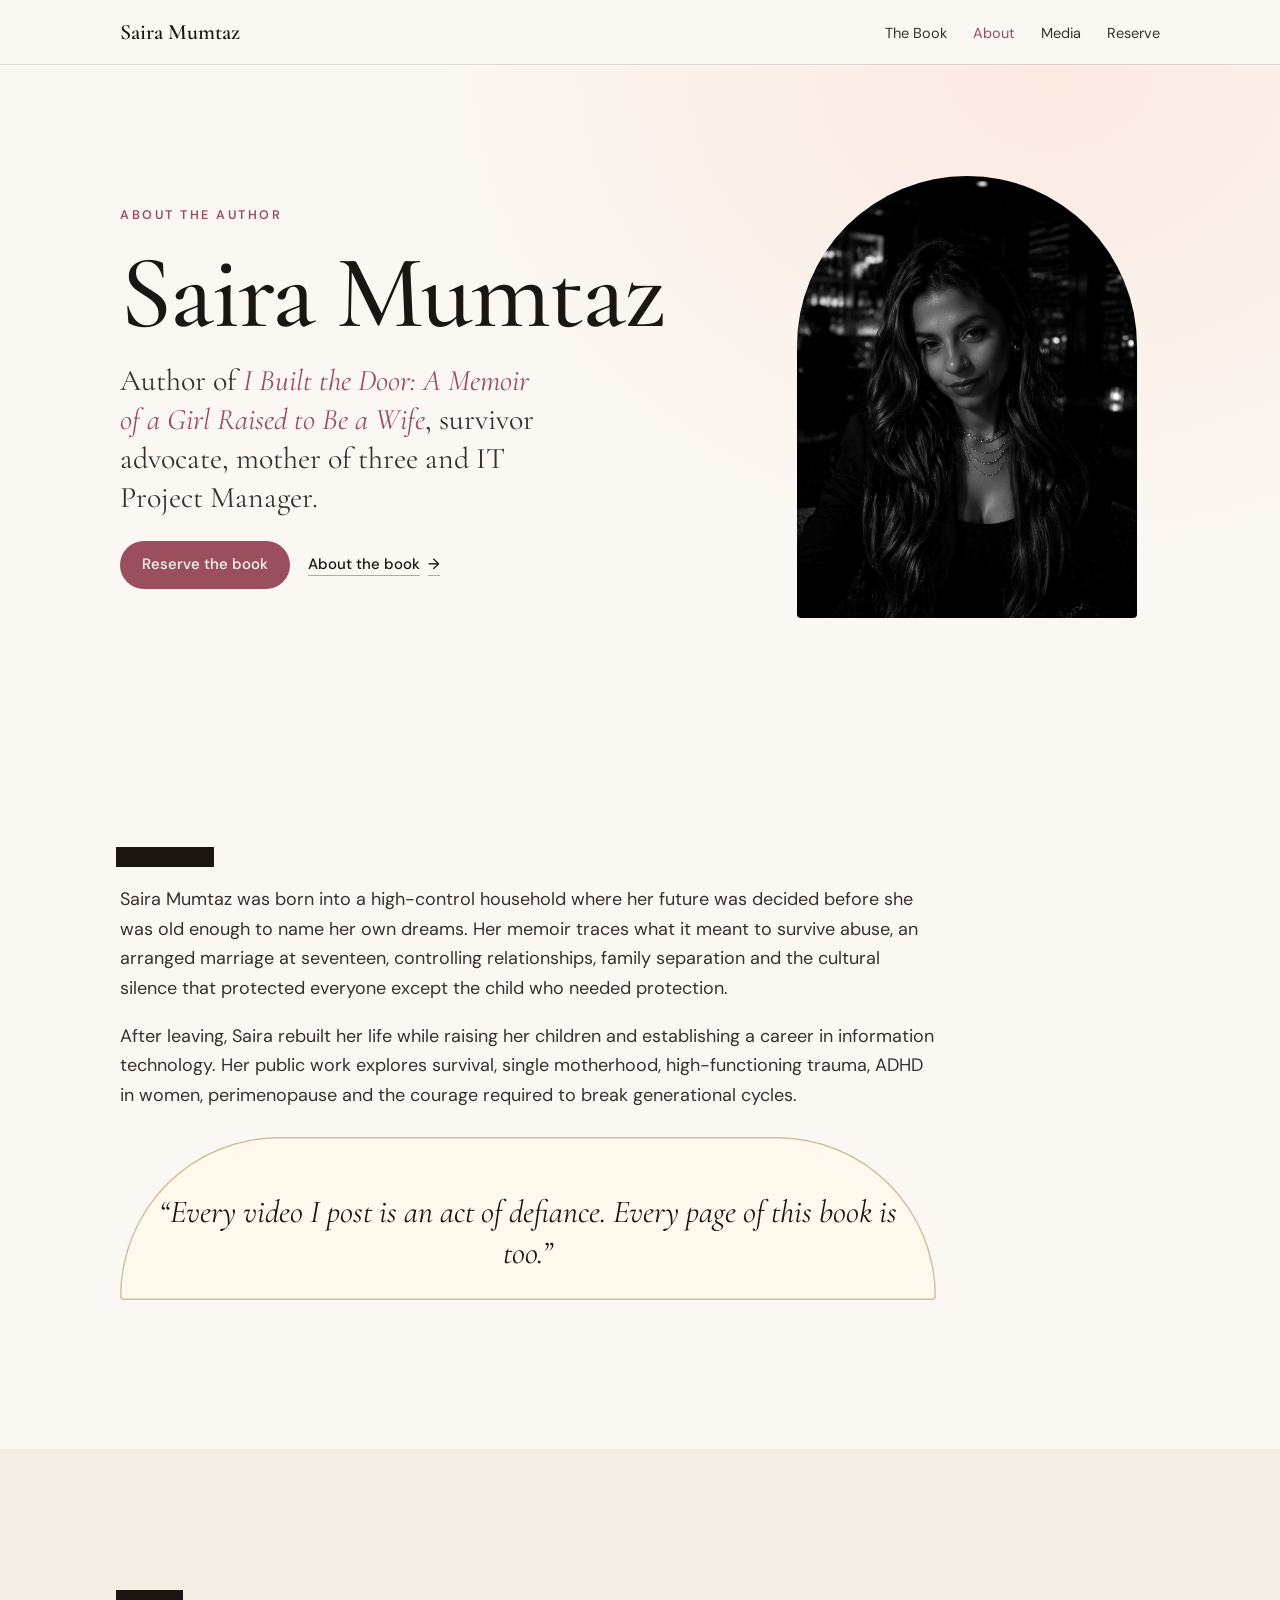
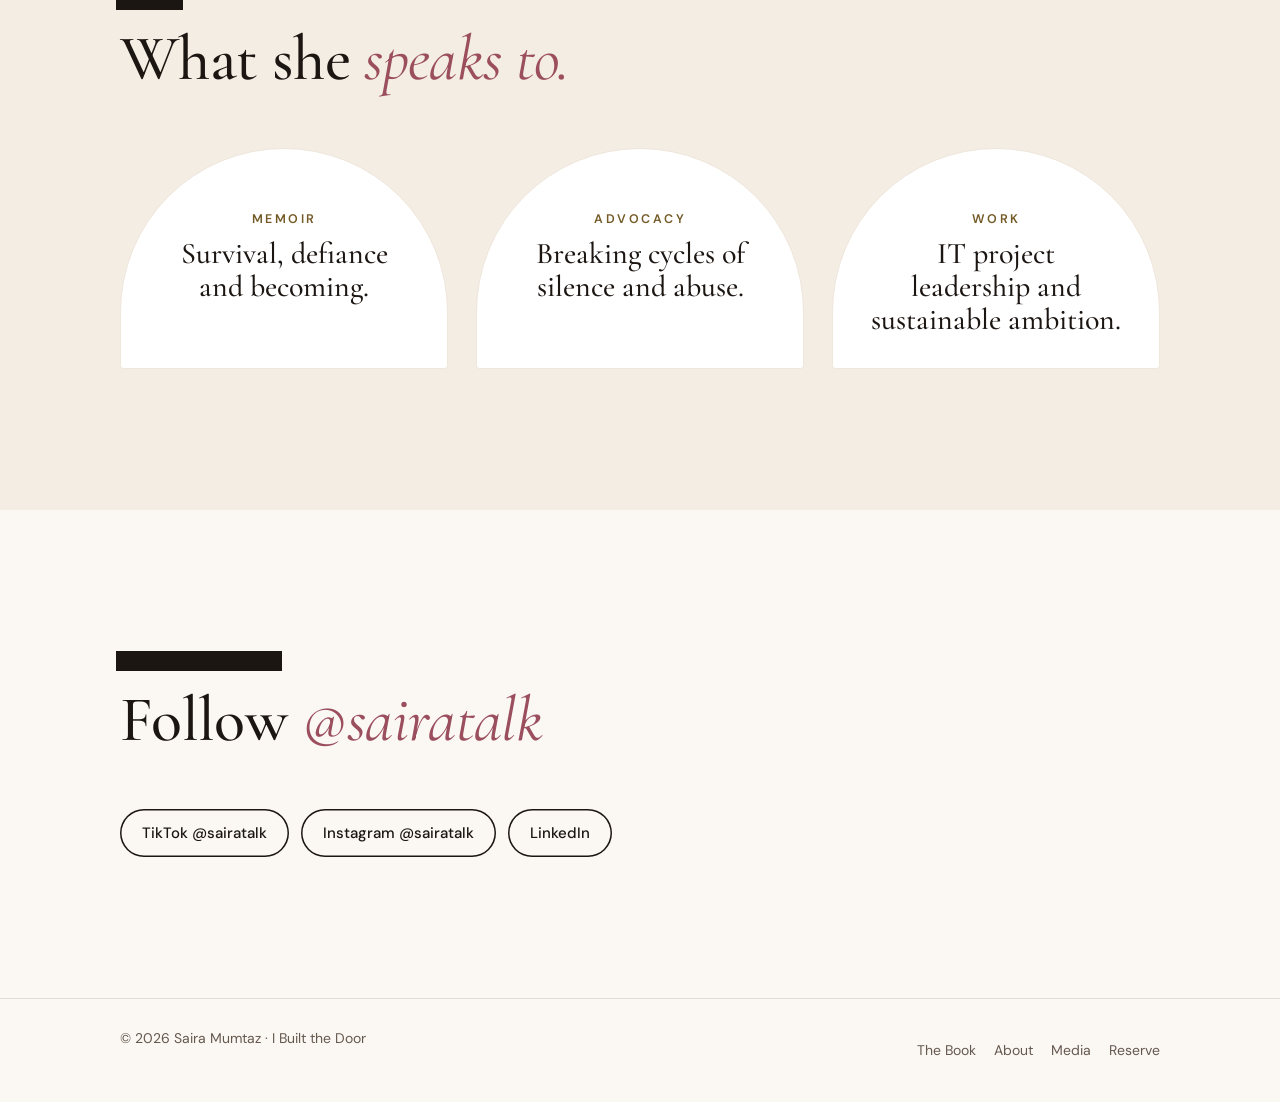
<file: about.html>
<!doctype html>
<html lang="en">
<head>
<!-- Google tag (gtag.js) -->
<script async src="https://www.googletagmanager.com/gtag/js?id=G-B0QTELP16X"></script>
<script>window.dataLayer=window.dataLayer||[];function gtag(){dataLayer.push(arguments);}gtag('js',new Date());gtag('config','G-B0QTELP16X');</script>
<meta charset="utf-8">
<meta name="viewport" content="width=device-width, initial-scale=1, viewport-fit=cover">
<title>Saira Mumtaz | Author of I Built the Door, Survivor Advocate and IT Project Manager</title>
<meta name="description" content="Meet Saira Mumtaz, Chicago-based author of I Built the Door, survivor advocate, mother of three and IT Project Manager.">
<meta name="author" content="Saira Mumtaz">
<meta name="robots" content="index, follow">
<link rel="canonical" href="https://sairamumtaz.com/about.html">
<meta property="og:type" content="profile">
<meta property="og:url" content="https://sairamumtaz.com/about.html">
<meta property="og:title" content="Saira Mumtaz | Author of I Built the Door">
<meta property="og:description" content="Meet Saira Mumtaz, Chicago-based author of I Built the Door, survivor advocate, mother of three and IT Project Manager.">
<meta property="og:image" content="https://sairamumtaz.com/saira-mumtaz-author.jpg">
<meta name="twitter:card" content="summary_large_image">
<link rel="preconnect" href="https://fonts.googleapis.com">
<link rel="preconnect" href="https://fonts.gstatic.com" crossorigin>
<link rel="stylesheet" href="https://fonts.googleapis.com/css2?family=Cormorant+Garamond:ital,wght@0,400;0,500;0,600;1,400;1,500&family=DM+Sans:opsz,wght@9..40,400;9..40,500;9..40,600&display=swap">
<link rel="stylesheet" href="/site.css">
<link rel="icon" href="/favicon.svg" type="image/svg+xml">
<link rel="icon" href="/favicon.ico" sizes="32x32">
<link rel="apple-touch-icon" href="/apple-touch-icon.png">
<script type="application/ld+json">{"@context": "https://schema.org", "@type": "ProfilePage", "url": "https://sairamumtaz.com/about.html", "mainEntity": {"@type": "Person", "@id": "https://sairamumtaz.com/about.html#saira", "name": "Saira Mumtaz", "alternateName": "@sairatalk", "jobTitle": ["Author", "IT Project Manager", "Advocate"], "description": "Saira Mumtaz is the author of I Built the Door: A Memoir of a Girl Raised to Be a Wife.", "image": "https://sairamumtaz.com/saira-mumtaz-author.jpg", "sameAs": ["https://www.tiktok.com/@sairatalk", "https://www.instagram.com/sairatalk/", "https://www.linkedin.com/in/saira-mumtaz"], "url": "https://sairamumtaz.com/about.html"}}</script>
</head>
<body class="page">
<a class="skip" href="#main">Skip to main content</a>
<nav class="nav solid" aria-label="Main">
  <div class="container">
    <a class="brand" href="/">Saira Mumtaz</a>
    <ul>
      <li><a href="/book.html">The Book</a></li>
      <li><a href="/about.html" aria-current="page">About</a></li>
      <li><a href="/media.html">Media</a></li>
      <li class="wide-only"><a href="/#reserve">Reserve</a></li>
    </ul>
    <a class="pill" href="/#reserve">Reserve a copy</a>
  </div>
</nav>
<main id="main">
<header class="page-hero">
    <div class="container">
      <div class="copy">
        <span class="label">About the Author</span>
        <h1>Saira Mumtaz</h1>
        <p class="lead">Author of <em>I Built the Door: A Memoir of a Girl Raised to Be a Wife</em>, survivor advocate, mother of three and IT Project Manager.</p>
        <div class="cta"><a class="pill rose" href="/#reserve">Reserve the book</a><a class="textlink" href="/book.html">About the book <span aria-hidden="true">→</span></a></div>
      </div>
      <img class="portrait art" src="/saira-mumtaz-author.jpg" alt="Saira Mumtaz, author of I Built the Door, black and white portrait" width="340" height="442">
    </div>
  </header>

  <section aria-label="Her story">
    <div class="container">
      <div class="prose">
        <span class="label">Her story</span>
        <p>Saira Mumtaz was born into a high-control household where her future was decided before she was old enough to name her own dreams. Her memoir traces what it meant to survive abuse, an arranged marriage at seventeen, controlling relationships, family separation and the cultural silence that protected everyone except the child who needed protection.</p>
        <p>After leaving, Saira rebuilt her life while raising her children and establishing a career in information technology. Her public work explores survival, single motherhood, high-functioning trauma, ADHD in women, perimenopause and the courage required to break generational cycles.</p>
        <blockquote class="pullquote">“Every video I post is an act of defiance. Every page of this book is too.”</blockquote>
      </div>
    </div>
  </section>

  <section class="alt" aria-labelledby="topics-h">
    <div class="container">
      <div class="head"><span class="label">Topics</span><h2 id="topics-h">What she <em>speaks to.</em></h2></div>
      <div class="parts">
        <article class="part"><div class="n">Memoir</div><h3>Survival, defiance and becoming.</h3></article>
        <article class="part"><div class="n">Advocacy</div><h3>Breaking cycles of silence and abuse.</h3></article>
        <article class="part"><div class="n">Work</div><h3>IT project leadership and sustainable ambition.</h3></article>
      </div>
    </div>
  </section>

  <section aria-labelledby="prof-h">
    <div class="container">
      <div class="head"><span class="label">Official profiles</span><h2 id="prof-h">Follow <em>@sairatalk</em></h2></div>
      <div class="row">
        <a class="pill ghost" href="https://www.tiktok.com/@sairatalk" aria-label="TikTok @sairatalk, opens in a new tab" target="_blank" rel="noopener">TikTok @sairatalk</a>
        <a class="pill ghost" href="https://www.instagram.com/sairatalk/" aria-label="Instagram @sairatalk, opens in a new tab" target="_blank" rel="noopener">Instagram @sairatalk</a>
        <a class="pill ghost" href="https://www.linkedin.com/in/saira-mumtaz" aria-label="LinkedIn, opens in a new tab" target="_blank" rel="noopener">LinkedIn</a>
      </div>
    </div>
  </section>
</main>
<footer><div class="container"><span>© 2026 Saira Mumtaz · I Built the Door</span><nav class="foot-nav" aria-label="Footer"><a href="/book.html">The Book</a><a href="/about.html">About</a><a href="/media.html">Media</a><a href="/#reserve">Reserve</a></nav></div></footer>
<script>
document.documentElement.style.setProperty('--khmask', "url(\"data:image/svg+xml,%3Csvg xmlns='http://www.w3.org/2000/svg' viewBox='0 0 100 140'%3E%3Ccircle cx='50' cy='44' r='32'/%3E%3Cpath d='M33 62 L67 62 L78 140 L22 140 Z'/%3E%3C/svg%3E\")");
(function () {
  if (window.matchMedia('(prefers-reduced-motion: reduce)').matches) return;
  var labels = [].slice.call(document.querySelectorAll('.label'));
  labels.forEach(function (l) { l.style.setProperty('--u', 1); });
  var t = false;
  function f() { t = false; var vh = window.innerHeight;
    labels.forEach(function (l) { var y = l.getBoundingClientRect().top, k = Math.min(1, Math.max(0, (vh * .92 - y) / (vh * .22)));
      l.style.setProperty('--u', (1 - (k < .5 ? 2*k*k : 1 - Math.pow(-2*k+2, 2)/2)).toFixed(3)); }); }
  window.addEventListener('scroll', function () { if (!t) { t = true; requestAnimationFrame(f); } }, { passive: true });
  window.addEventListener('resize', f); f();
})();
</script>
</body>
</html>
</file>
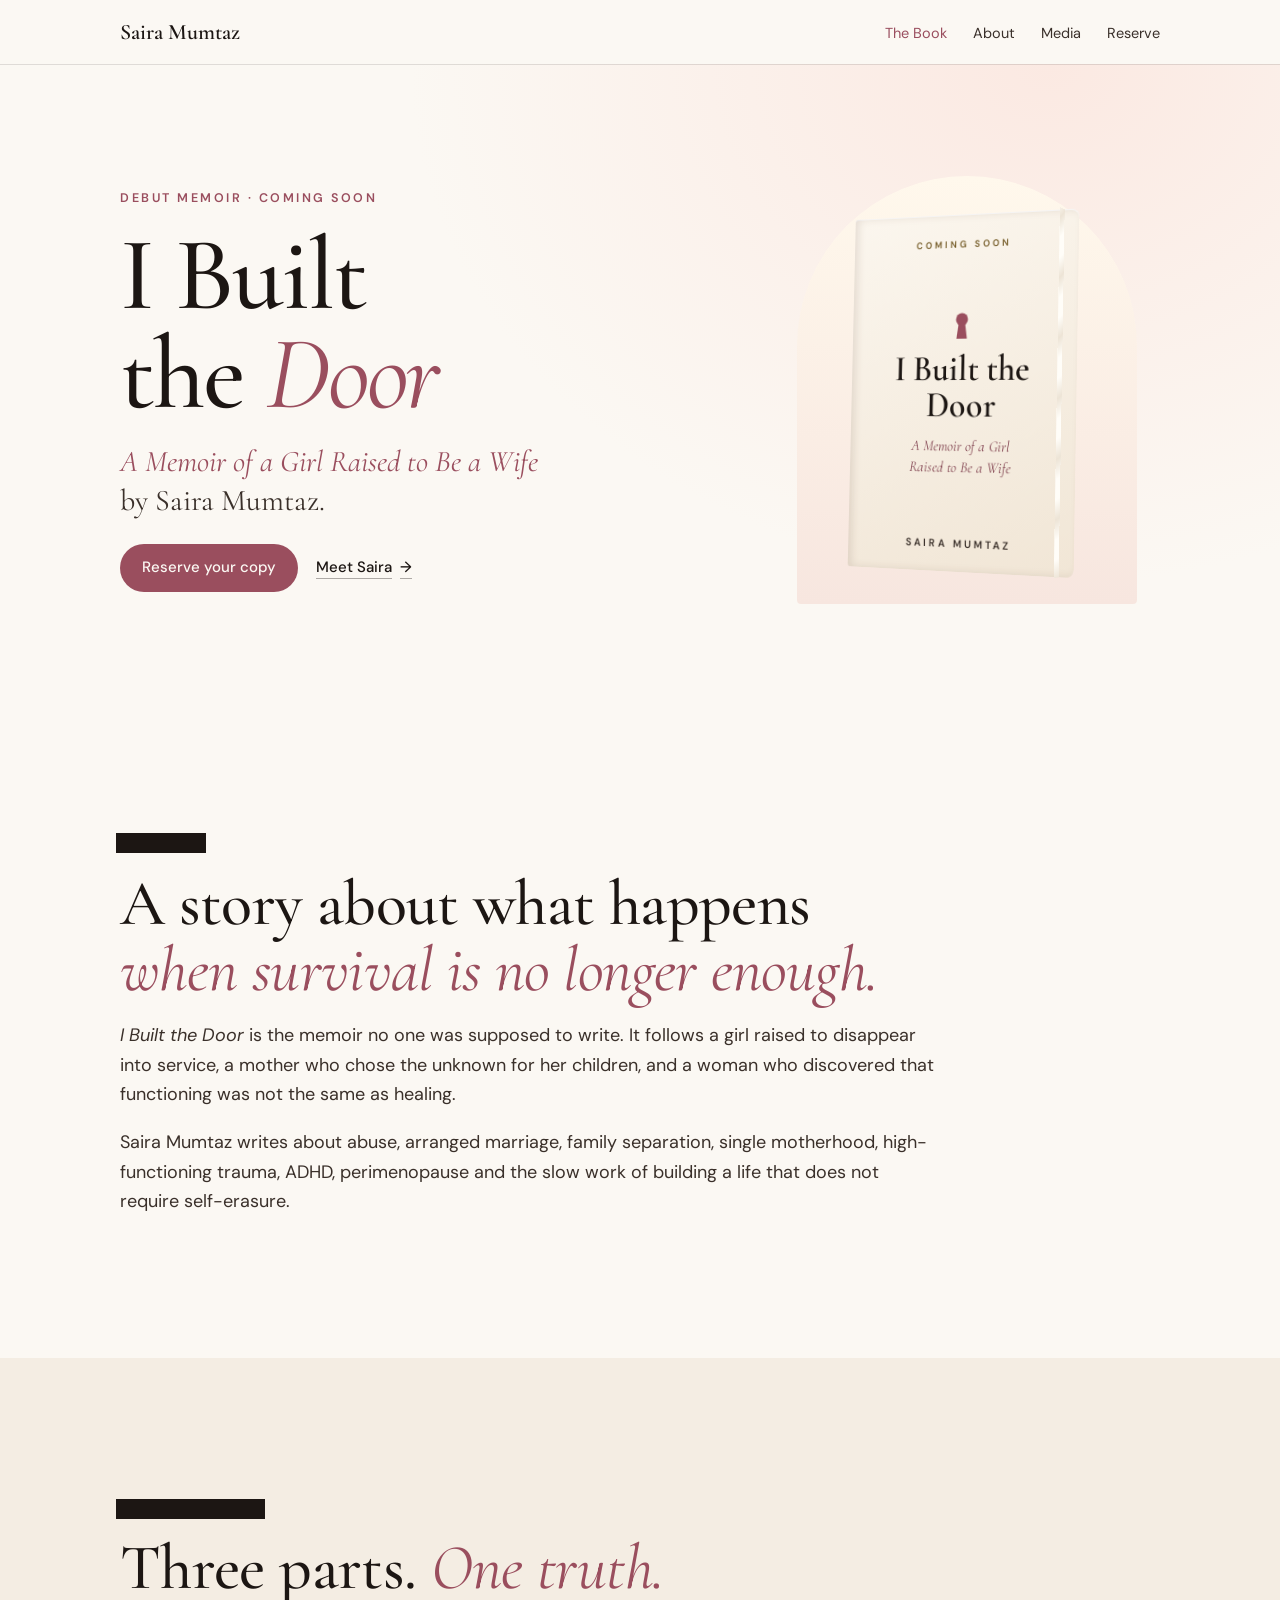
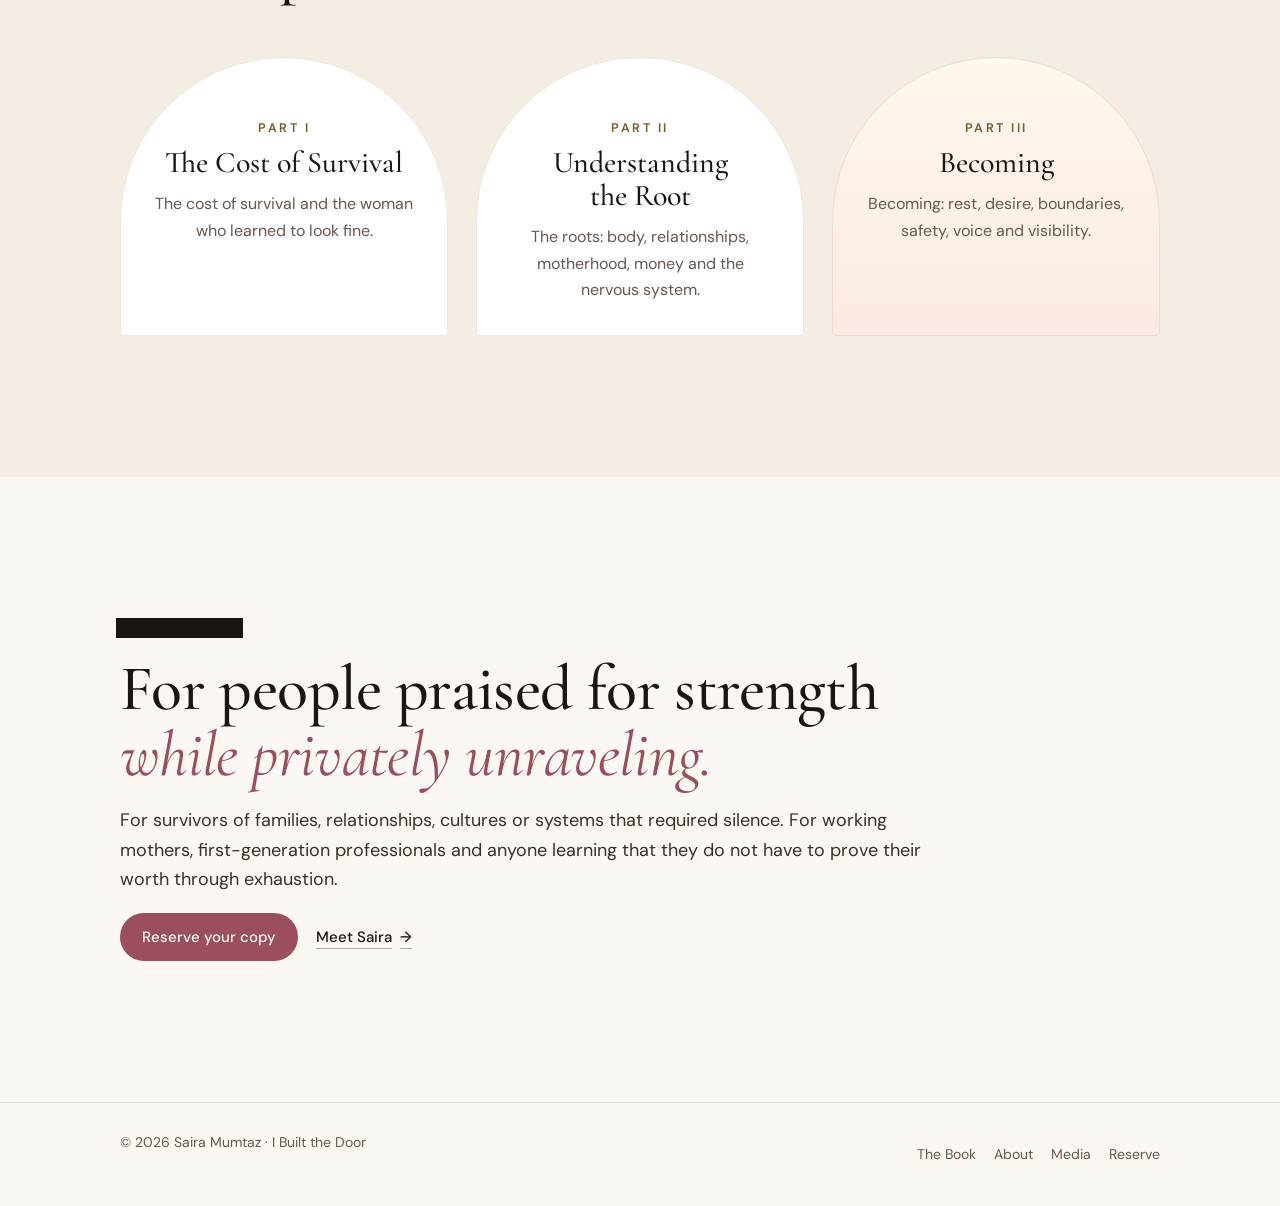
<file: book.html>
<!doctype html>
<html lang="en">
<head>
<!-- Google tag (gtag.js) -->
<script async src="https://www.googletagmanager.com/gtag/js?id=G-B0QTELP16X"></script>
<script>window.dataLayer=window.dataLayer||[];function gtag(){dataLayer.push(arguments);}gtag('js',new Date());gtag('config','G-B0QTELP16X');</script>
<meta charset="utf-8">
<meta name="viewport" content="width=device-width, initial-scale=1, viewport-fit=cover">
<title>I Built the Door by Saira Mumtaz | A Memoir of a Girl Raised to Be a Wife</title>
<meta name="description" content="I Built the Door by Saira Mumtaz is a memoir of a girl raised to be a wife: survival, defiance, motherhood, healing and the courage to break generational cycles.">
<meta name="author" content="Saira Mumtaz">
<meta name="robots" content="index, follow">
<link rel="canonical" href="https://sairamumtaz.com/book.html">
<meta property="og:type" content="book">
<meta property="og:url" content="https://sairamumtaz.com/book.html">
<meta property="og:title" content="I Built the Door by Saira Mumtaz">
<meta property="og:description" content="I Built the Door by Saira Mumtaz is a memoir of a girl raised to be a wife: survival, defiance, motherhood, healing and the courage to break generational cycles.">
<meta property="og:image" content="https://sairamumtaz.com/saira-mumtaz-author.jpg">
<meta name="twitter:card" content="summary_large_image">
<link rel="preconnect" href="https://fonts.googleapis.com">
<link rel="preconnect" href="https://fonts.gstatic.com" crossorigin>
<link rel="stylesheet" href="https://fonts.googleapis.com/css2?family=Cormorant+Garamond:ital,wght@0,400;0,500;0,600;1,400;1,500&family=DM+Sans:opsz,wght@9..40,400;9..40,500;9..40,600&display=swap">
<link rel="stylesheet" href="/site.css">
<link rel="icon" href="/favicon.svg" type="image/svg+xml">
<link rel="icon" href="/favicon.ico" sizes="32x32">
<link rel="apple-touch-icon" href="/apple-touch-icon.png">
<script type="application/ld+json">{"@context": "https://schema.org", "@type": "Book", "@id": "https://sairamumtaz.com/book.html#book", "name": "I Built the Door", "alternateName": "I Built the Door: A Memoir of a Girl Raised to Be a Wife", "url": "https://sairamumtaz.com/book.html", "author": {"@type": "Person", "@id": "https://sairamumtaz.com/about.html#saira", "name": "Saira Mumtaz"}, "genre": ["Memoir", "Survival", "Trauma and Healing", "Women's Stories"], "inLanguage": "en", "description": "A memoir of a girl raised to be a wife: survival, defiance, motherhood, healing and the courage to break generational cycles."}</script>
</head>
<body class="page">
<a class="skip" href="#main">Skip to main content</a>
<nav class="nav solid" aria-label="Main">
  <div class="container">
    <a class="brand" href="/">Saira Mumtaz</a>
    <ul>
      <li><a href="/book.html" aria-current="page">The Book</a></li>
      <li><a href="/about.html">About</a></li>
      <li><a href="/media.html">Media</a></li>
      <li class="wide-only"><a href="/#reserve">Reserve</a></li>
    </ul>
    <a class="pill" href="/#reserve">Reserve a copy</a>
  </div>
</nav>
<main id="main">
<header class="page-hero">
    <div class="container">
      <div class="copy">
        <span class="label">Debut Memoir · Coming Soon</span>
        <h1>I Built the <em>Door</em></h1>
        <p class="lead"><em>A Memoir of a Girl Raised to Be a Wife</em><br>by Saira Mumtaz.</p>
        <div class="cta"><a class="pill rose" href="/#reserve">Reserve your copy</a><a class="textlink" href="/about.html">Meet Saira <span aria-hidden="true">→</span></a></div>
      </div>
      <div class="book-arch art" aria-hidden="true" style="padding:40px 16px 34px">
        <div class="book3d" style="--bry:-22deg;--brx:3deg">
          <div class="face cover"><div class="k">COMING SOON</div><div class="t"><div class="mini-kh"></div><div class="title">I Built the Door</div><div class="tag">A Memoir of a Girl<br>Raised to Be a Wife</div></div><div class="au">Saira Mumtaz</div></div>
          <div class="face spine"></div><div class="face pages"></div><div class="face back"></div>
        </div>
      </div>
    </div>
  </header>

  <section aria-labelledby="story-h">
    <div class="container">
      <div class="prose">
        <span class="label">The Book</span>
        <h2 id="story-h">A story about what happens <em>when survival is no longer enough.</em></h2>
        <p><em>I Built the Door</em> is the memoir no one was supposed to write. It follows a girl raised to disappear into service, a mother who chose the unknown for her children, and a woman who discovered that functioning was not the same as healing.</p>
        <p>Saira Mumtaz writes about abuse, arranged marriage, family separation, single motherhood, high-functioning trauma, ADHD, perimenopause and the slow work of building a life that does not require self-erasure.</p>
      </div>
    </div>
  </section>

  <section class="alt" aria-labelledby="inside-h">
    <div class="container">
      <div class="head"><span class="label">Inside the book</span><h2 id="inside-h">Three parts. <em>One truth.</em></h2></div>
      <div class="parts">
        <article class="part"><div class="n">Part I</div><h3>The Cost of Survival</h3><p>The cost of survival and the woman who learned to look fine.</p></article>
        <article class="part"><div class="n">Part II</div><h3>Understanding the Root</h3><p>The roots: body, relationships, motherhood, money and the nervous system.</p></article>
        <article class="part lit"><div class="n">Part III</div><h3>Becoming</h3><p>Becoming: rest, desire, boundaries, safety, voice and visibility.</p></article>
      </div>
    </div>
  </section>

  <section aria-labelledby="for-h">
    <div class="container">
      <div class="prose">
        <span class="label">Who it is for</span>
        <h2 id="for-h">For people praised for strength <em>while privately unraveling.</em></h2>
        <p>For survivors of families, relationships, cultures or systems that required silence. For working mothers, first-generation professionals and anyone learning that they do not have to prove their worth through exhaustion.</p>
        <div class="row"><a class="pill rose" href="/#reserve">Reserve your copy</a><a class="textlink" href="/about.html">Meet Saira <span aria-hidden="true">→</span></a></div>
      </div>
    </div>
  </section>
</main>
<footer><div class="container"><span>© 2026 Saira Mumtaz · I Built the Door</span><nav class="foot-nav" aria-label="Footer"><a href="/book.html">The Book</a><a href="/about.html">About</a><a href="/media.html">Media</a><a href="/#reserve">Reserve</a></nav></div></footer>
<script>
document.documentElement.style.setProperty('--khmask', "url(\"data:image/svg+xml,%3Csvg xmlns='http://www.w3.org/2000/svg' viewBox='0 0 100 140'%3E%3Ccircle cx='50' cy='44' r='32'/%3E%3Cpath d='M33 62 L67 62 L78 140 L22 140 Z'/%3E%3C/svg%3E\")");
(function () {
  if (window.matchMedia('(prefers-reduced-motion: reduce)').matches) return;
  var labels = [].slice.call(document.querySelectorAll('.label'));
  labels.forEach(function (l) { l.style.setProperty('--u', 1); });
  var t = false;
  function f() { t = false; var vh = window.innerHeight;
    labels.forEach(function (l) { var y = l.getBoundingClientRect().top, k = Math.min(1, Math.max(0, (vh * .92 - y) / (vh * .22)));
      l.style.setProperty('--u', (1 - (k < .5 ? 2*k*k : 1 - Math.pow(-2*k+2, 2)/2)).toFixed(3)); }); }
  window.addEventListener('scroll', function () { if (!t) { t = true; requestAnimationFrame(f); } }, { passive: true });
  window.addEventListener('resize', f); f();
})();
</script>
</body>
</html>
</file>
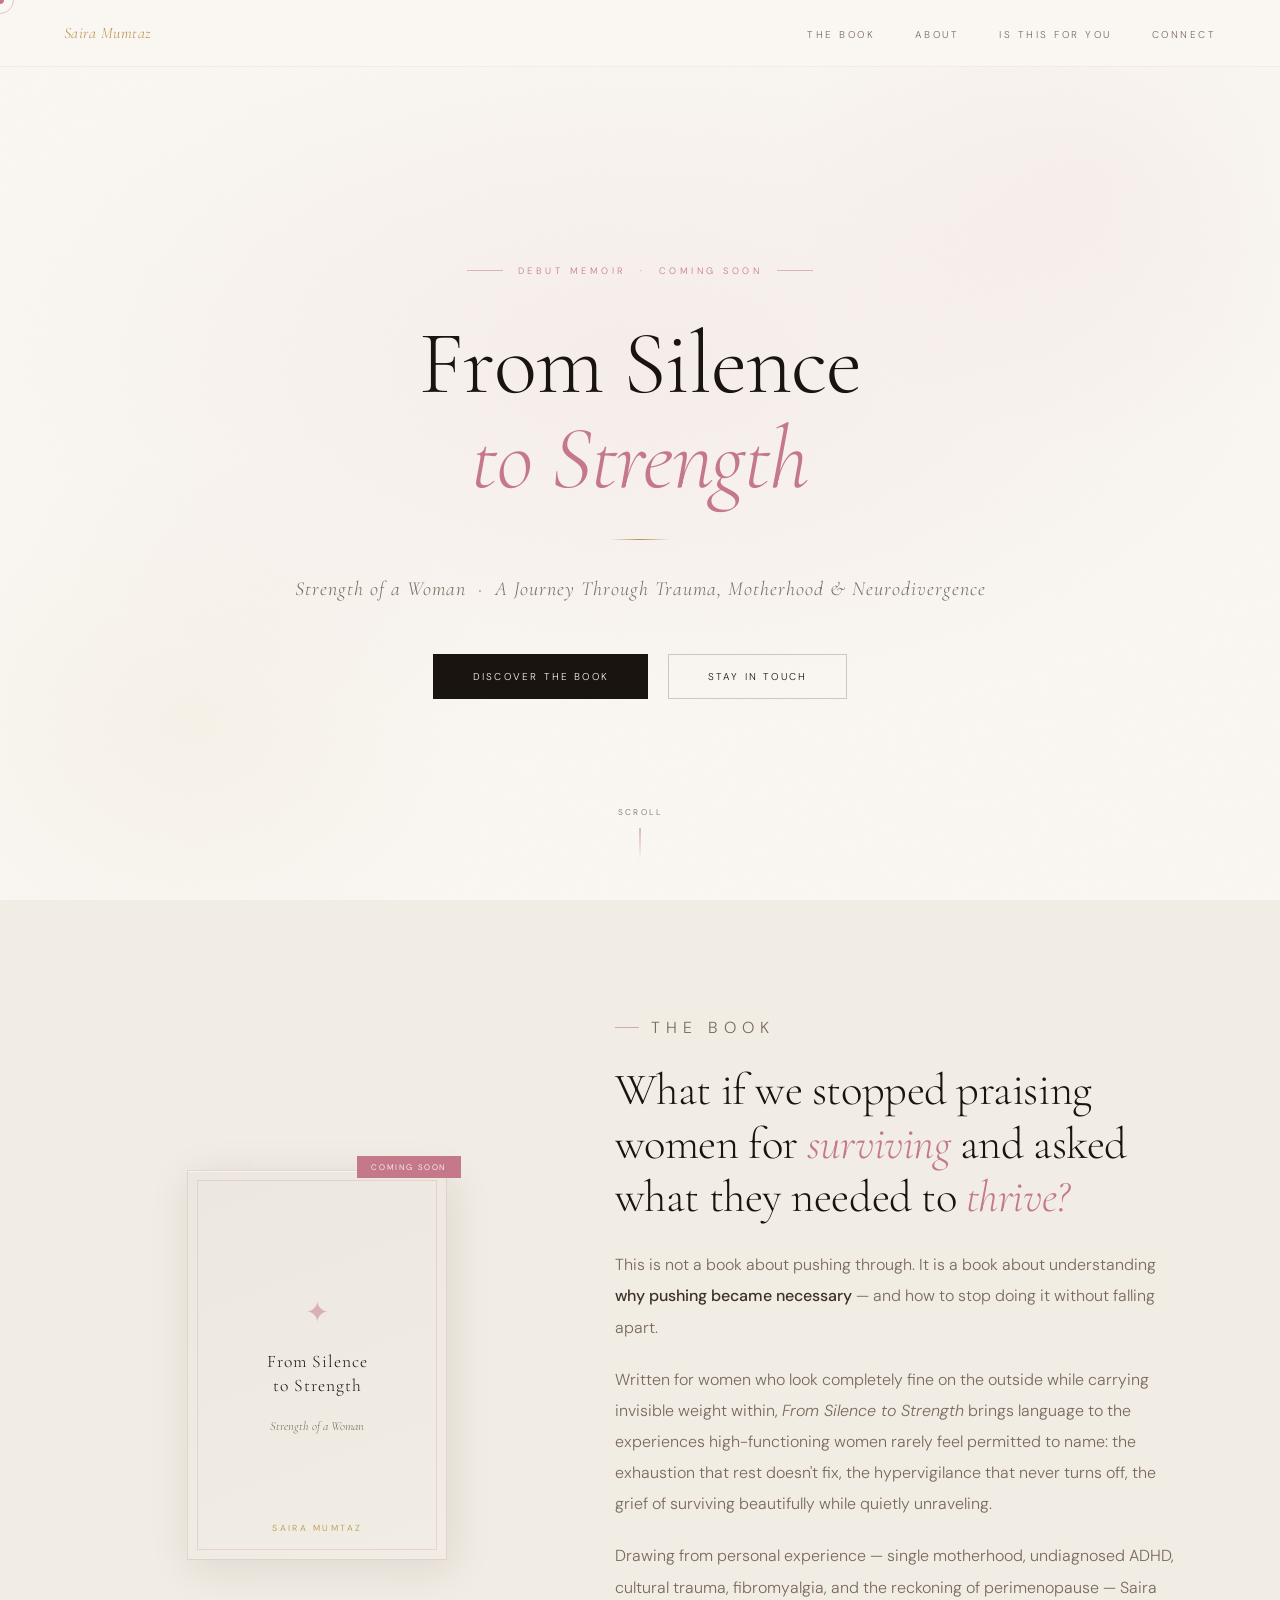
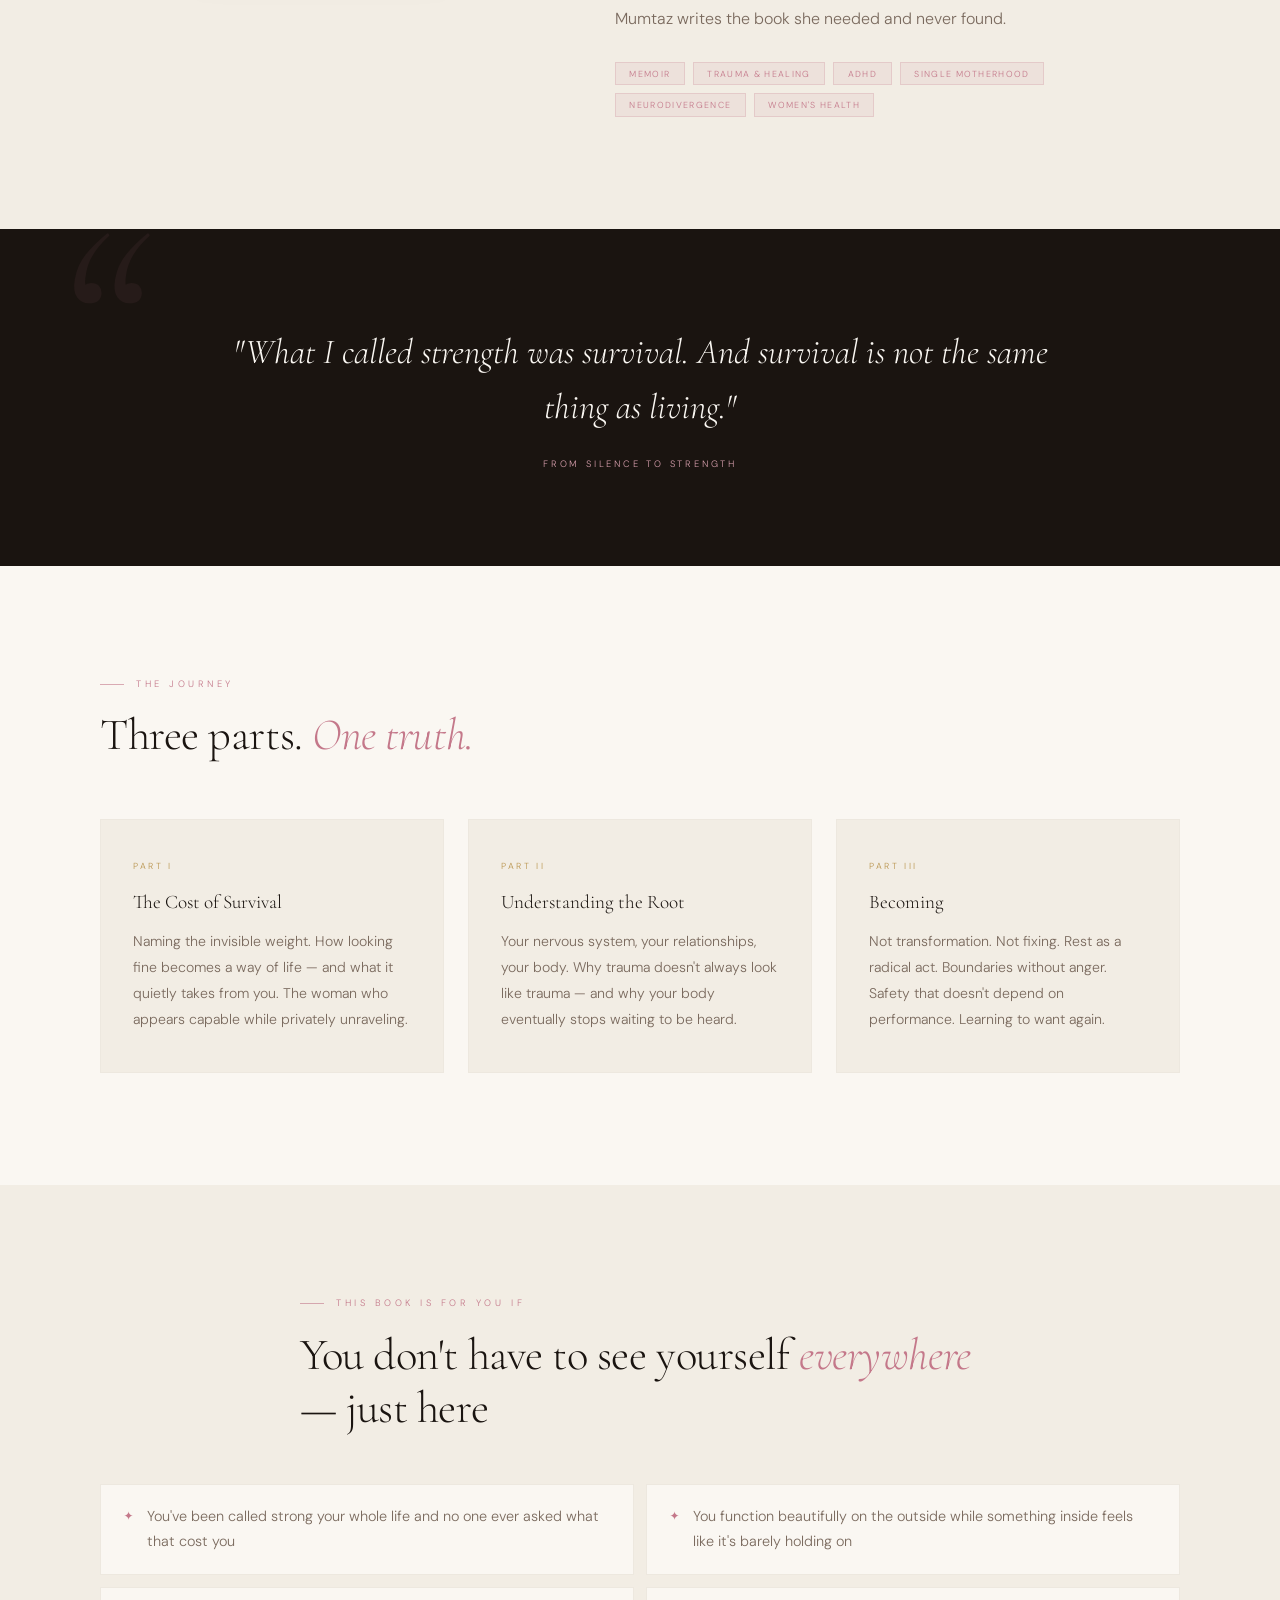
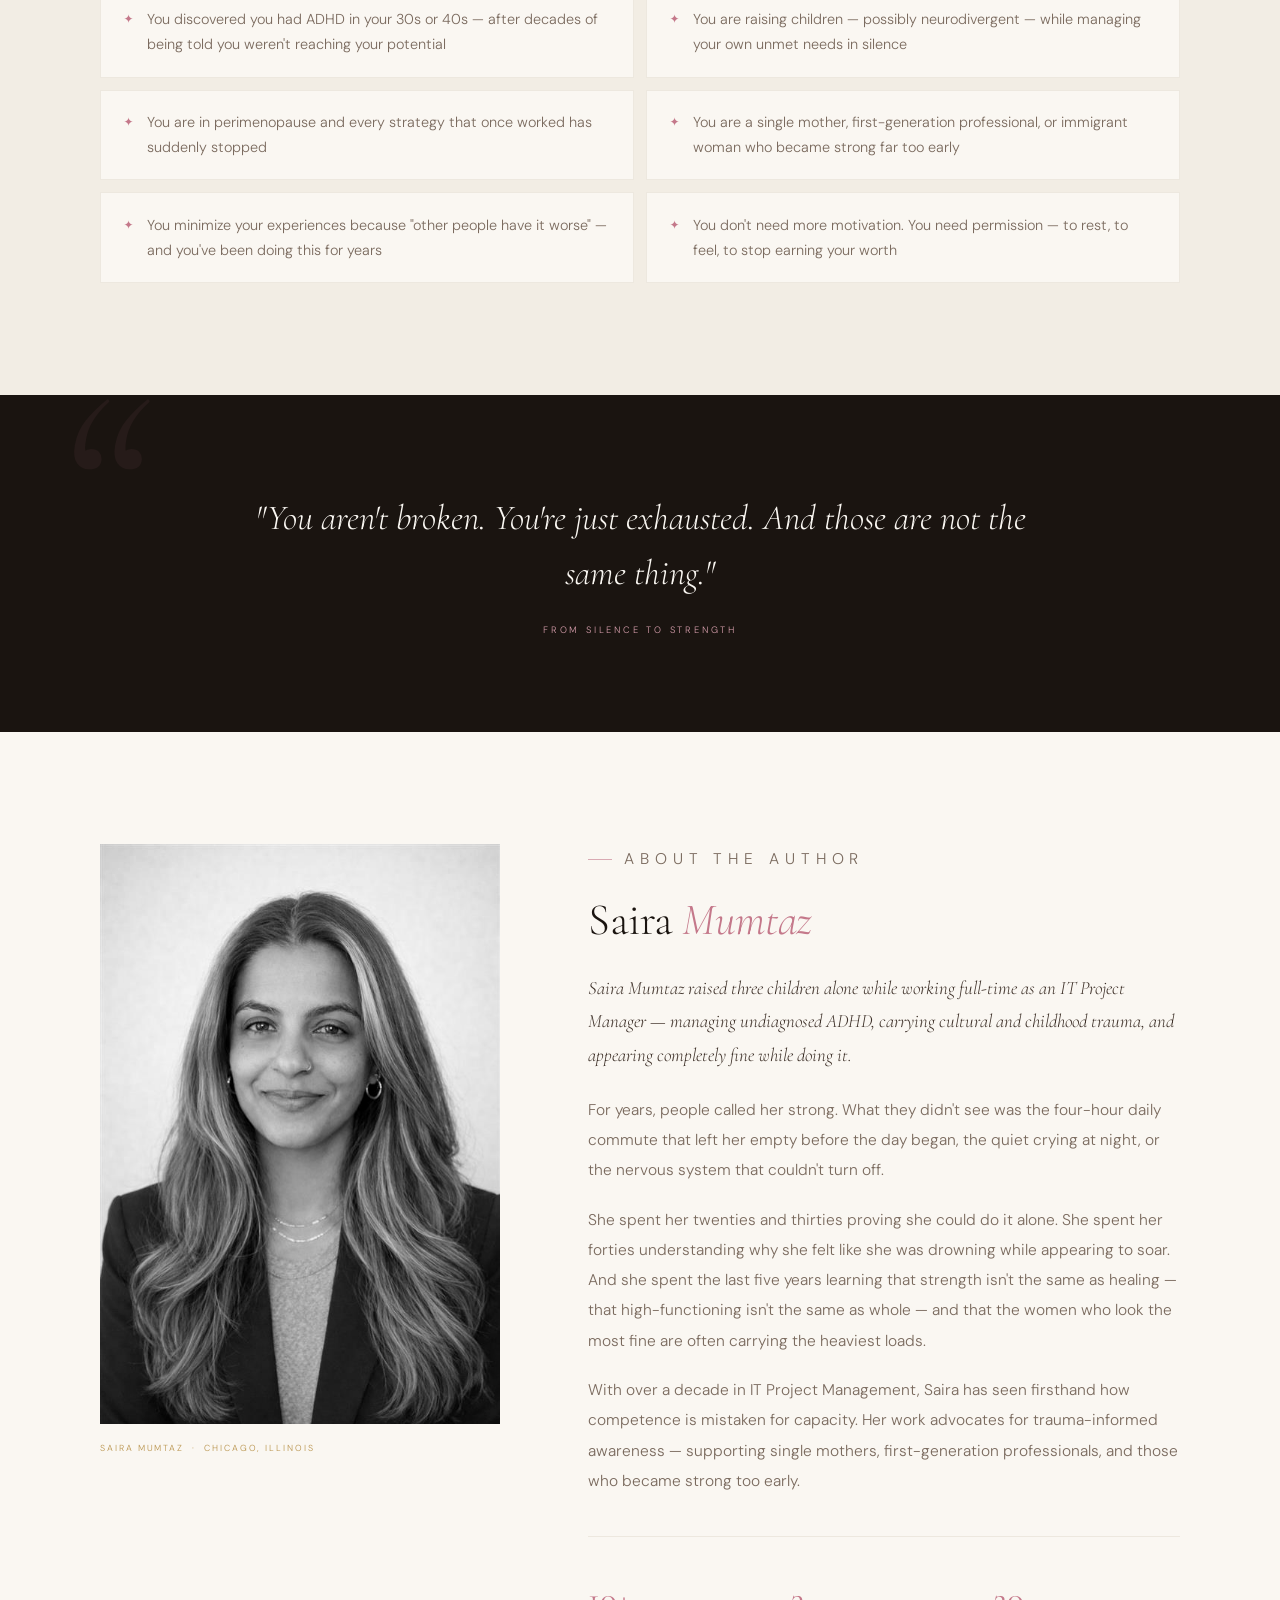
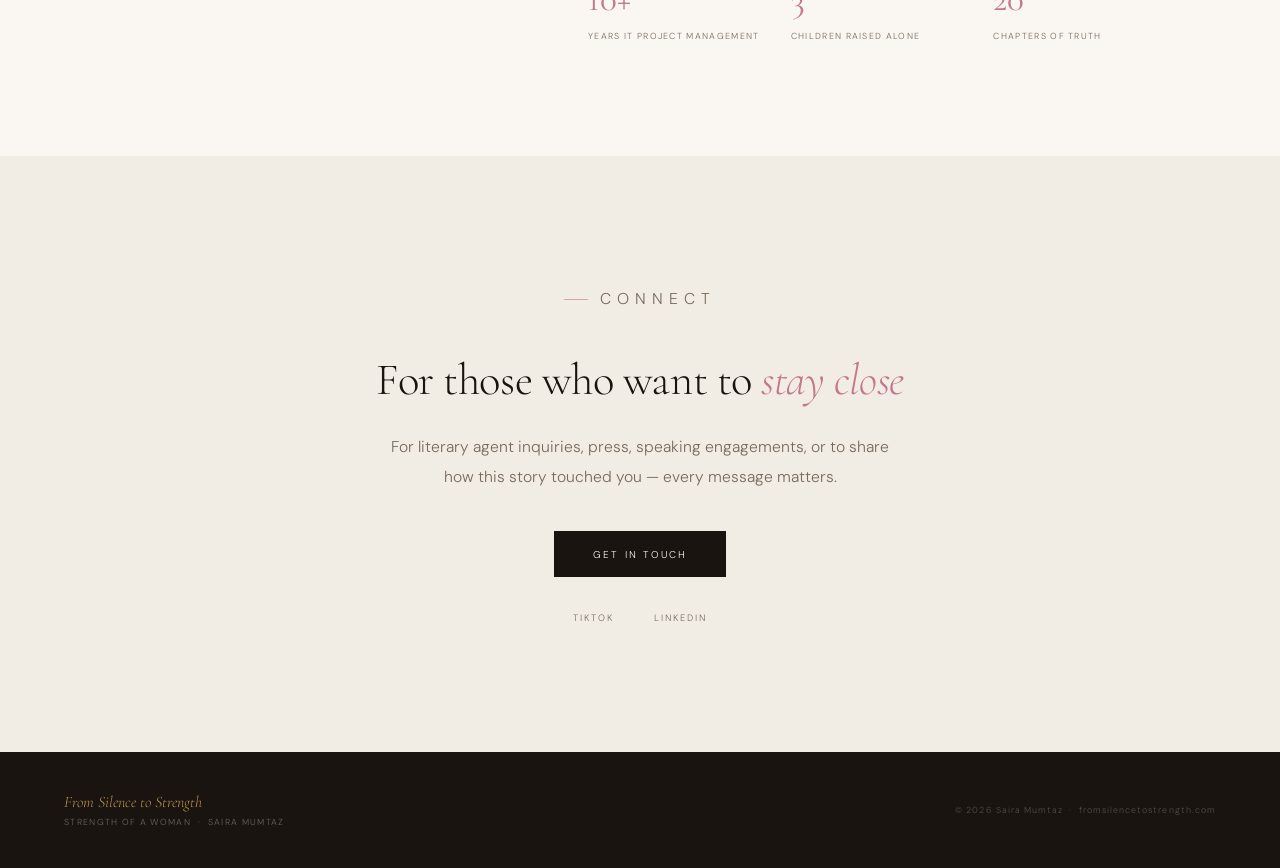
<file: index.html.html>
<!DOCTYPE html>
<html lang="en">
<head>
<meta charset="UTF-8"/>
<meta name="viewport" content="width=device-width, initial-scale=1.0"/>
<title>Saira Mumtaz — From Silence to Strength</title>
<meta name="description" content="From Silence to Strength: Strength of a Woman — A Journey Through Trauma, Motherhood, and Neurodivergence by Saira Mumtaz"/>
<link rel="preconnect" href="https://fonts.googleapis.com"/>
<link href="https://fonts.googleapis.com/css2?family=Cormorant+Garamond:ital,wght@0,300;0,400;0,500;1,300;1,400;1,500&family=DM+Sans:wght@300;400;500&display=swap" rel="stylesheet"/>
<style>
:root {
  --ivory: #faf7f2;
  --ivory-deep: #f2ede4;
  --ivory-card: #ede8df;
  --dusty: #c4788a;
  --dusty-light: #d9a0ae;
  --dusty-pale: rgba(196,120,138,.1);
  --dusty-border: rgba(196,120,138,.22);
  --gold: #b8924a;
  --gold-light: #d4aa6a;
  --gold-pale: rgba(184,146,74,.12);
  --ink: #1a1410;
  --ink-mid: #3d3028;
  --muted: #7a6a5e;
  --serif: "Cormorant Garamond", Georgia, serif;
  --sans: "DM Sans", system-ui, sans-serif;
}
*{box-sizing:border-box;margin:0;padding:0}
html{scroll-behavior:smooth}
body{background:var(--ivory);color:var(--ink);font-family:var(--sans);font-weight:300;overflow-x:hidden;cursor:none}

/* CURSOR */
#cur{position:fixed;width:8px;height:8px;background:var(--dusty);border-radius:50%;pointer-events:none;z-index:9999;transform:translate(-50%,-50%)}
#cur-ring{position:fixed;width:28px;height:28px;border:1px solid rgba(196,120,138,.4);border-radius:50%;pointer-events:none;z-index:9998;transform:translate(-50%,-50%);transition:width .3s,height .3s,border-color .3s}

/* NAV */
nav{position:fixed;top:0;left:0;right:0;z-index:100;padding:1.4rem 4rem;display:flex;justify-content:space-between;align-items:center;background:rgba(250,247,242,.92);backdrop-filter:blur(12px);border-bottom:1px solid rgba(196,120,138,.1)}
.nav-name{font-family:var(--serif);font-size:1rem;font-style:italic;color:var(--gold);text-decoration:none;letter-spacing:.03em}
.nav-links{display:flex;gap:2.5rem;list-style:none}
.nav-links a{font-family:var(--sans);font-size:.62rem;letter-spacing:.25em;text-transform:uppercase;color:var(--muted);text-decoration:none;transition:color .3s}
.nav-links a:hover{color:var(--dusty)}

/* HERO */
.hero{min-height:100vh;display:flex;flex-direction:column;align-items:center;justify-content:center;text-align:center;position:relative;overflow:hidden;padding:9rem 2rem 5rem;background:var(--ivory)}
.hero-bg{position:absolute;inset:0;background:radial-gradient(ellipse 80% 60% at 50% 40%,rgba(196,120,138,.08) 0%,transparent 70%),radial-gradient(ellipse 40% 50% at 15% 80%,rgba(184,146,74,.06) 0%,transparent 60%),radial-gradient(ellipse 40% 50% at 85% 20%,rgba(196,120,138,.05) 0%,transparent 60%)}
.hero-texture{position:absolute;inset:0;opacity:.022;background-image:url("data:image/svg+xml,%3Csvg viewBox='0 0 300 300' xmlns='http://www.w3.org/2000/svg'%3E%3Cfilter id='n'%3E%3CfeTurbulence type='fractalNoise' baseFrequency='.75' numOctaves='4' stitchTiles='stitch'/%3E%3C/filter%3E%3Crect width='100%25' height='100%25' filter='url(%23n)'/%3E%3C/svg%3E");background-size:250px}
.hero-inner{position:relative;z-index:2;max-width:820px}
.hero-pre{display:flex;align-items:center;justify-content:center;gap:.9rem;margin-bottom:2.5rem;opacity:0;animation:fadeUp .9s .3s forwards}
.hero-pre-line{width:36px;height:1px;background:var(--dusty);opacity:.5}
.hero-pre span{font-family:var(--sans);font-size:.58rem;letter-spacing:.38em;text-transform:uppercase;color:var(--dusty)}
.hero-h1{font-family:var(--serif);font-size:clamp(3.2rem,7vw,6.5rem);font-weight:300;line-height:1.06;color:var(--ink);opacity:0;animation:fadeUp .9s .5s forwards;letter-spacing:-.01em}
.hero-h1 em{font-style:italic;color:var(--dusty);display:block}
.hero-rule{width:60px;height:1px;background:linear-gradient(to right,transparent,var(--gold),transparent);margin:2rem auto;opacity:0;animation:fadeIn 1s .9s forwards}
.hero-sub{font-family:var(--serif);font-style:italic;font-size:clamp(1rem,1.8vw,1.25rem);color:var(--muted);letter-spacing:.05em;line-height:1.7;opacity:0;animation:fadeUp .9s .8s forwards;margin-bottom:3rem}
.hero-btns{display:flex;gap:1.25rem;justify-content:center;flex-wrap:wrap;opacity:0;animation:fadeUp .9s 1s forwards}
.btn-primary{font-family:var(--sans);font-size:.62rem;letter-spacing:.22em;text-transform:uppercase;text-decoration:none;padding:.95rem 2.4rem;background:var(--ink);color:var(--ivory);border:1px solid var(--ink);transition:background .3s,color .3s,transform .2s;display:inline-block}
.btn-primary:hover{background:var(--ink-mid);transform:translateY(-2px)}
.btn-soft{font-family:var(--sans);font-size:.62rem;letter-spacing:.22em;text-transform:uppercase;text-decoration:none;padding:.95rem 2.4rem;background:transparent;color:var(--ink);border:1px solid rgba(26,20,16,.2);transition:border-color .3s,background .3s,transform .2s;display:inline-block}
.btn-soft:hover{border-color:var(--dusty);background:var(--dusty-pale);transform:translateY(-2px)}
.hero-scroll{position:absolute;bottom:2.5rem;left:50%;transform:translateX(-50%);display:flex;flex-direction:column;align-items:center;gap:.6rem;opacity:0;animation:fadeIn 1.5s 1.8s forwards}
.hero-scroll span{font-family:var(--sans);font-size:.52rem;letter-spacing:.3em;text-transform:uppercase;color:var(--muted)}
.hero-scroll::after{content:"";width:1px;height:32px;background:linear-gradient(to bottom,var(--dusty),transparent);animation:scrollPulse 2s infinite}

/* SECTIONS */
section{padding:7rem 4rem}
.container{max-width:1080px;margin:0 auto}
.narrow{max-width:680px;margin:0 auto}
.s-eyebrow{font-family:var(--sans);font-size:.58rem;letter-spacing:.38em;text-transform:uppercase;color:var(--dusty);margin-bottom:1.2rem;display:flex;align-items:center;gap:.75rem}
.s-eyebrow::before{content:"";width:24px;height:1px;background:var(--dusty);opacity:.6}
.s-title{font-family:var(--serif);font-size:clamp(1.9rem,3.5vw,2.9rem);font-weight:300;color:var(--ink);line-height:1.2;margin-bottom:1.5rem;letter-spacing:-.01em}
.s-title em{font-style:italic;color:var(--dusty)}

/* REVEAL */
.reveal{opacity:0;transform:translateY(24px);transition:opacity .85s ease,transform .85s ease}
.reveal.visible{opacity:1;transform:none}
.d1{transition-delay:.12s}.d2{transition-delay:.24s}.d3{transition-delay:.36s}.d4{transition-delay:.5s}

/* BOOK SECTION */
.book-section{background:var(--ivory-deep)}
.book-inner{display:grid;grid-template-columns:1fr 1.3fr;gap:5rem;align-items:center}
.book-visual{display:flex;justify-content:center}
.book-object{width:260px;height:390px;position:relative;animation:bookFloat 7s ease-in-out infinite}
.book-face{width:100%;height:100%;background:linear-gradient(160deg,var(--ivory-card) 0%,var(--ivory-deep) 100%);border:1px solid var(--dusty-border);display:flex;flex-direction:column;align-items:center;justify-content:center;padding:2rem;gap:1.2rem;box-shadow:4px 8px 40px rgba(26,20,16,.1),inset 0 1px 0 rgba(255,255,255,.6)}
.book-face::before{content:"";position:absolute;inset:10px;border:1px solid var(--dusty-border);pointer-events:none}
.book-gem{font-size:1.8rem;color:var(--dusty);opacity:.5}
.book-title-inner{font-family:var(--serif);font-size:1.1rem;color:var(--ink);text-align:center;letter-spacing:.06em;line-height:1.35}
.book-sub-inner{font-family:var(--serif);font-style:italic;font-size:.78rem;color:var(--muted);text-align:center;line-height:1.5}
.book-author-inner{font-family:var(--sans);font-size:.55rem;letter-spacing:.28em;text-transform:uppercase;color:var(--gold);position:absolute;bottom:1.6rem}
.book-badge{position:absolute;top:-14px;right:-14px;background:var(--dusty);color:white;font-family:var(--sans);font-size:.5rem;letter-spacing:.2em;text-transform:uppercase;padding:.4rem .9rem}
.book-content p{font-size:1rem;color:var(--muted);line-height:1.95;margin-bottom:1.3rem}
.book-content p strong{color:var(--ink-mid);font-weight:500}
.book-tags{display:flex;flex-wrap:wrap;gap:.5rem;margin-top:1.75rem}
.tag{font-family:var(--sans);font-size:.55rem;letter-spacing:.15em;text-transform:uppercase;padding:.3rem .85rem;border:1px solid var(--dusty-border);color:var(--dusty);background:var(--dusty-pale)}

/* QUOTE BAND */
.quote-band{background:var(--ink);padding:6rem 4rem;text-align:center;position:relative;overflow:hidden}
.qb-ornament{position:absolute;top:-3rem;left:3rem;font-family:var(--serif);font-size:18rem;color:rgba(196,120,138,.07);line-height:1;pointer-events:none;font-style:italic}
.q-text{font-family:var(--serif);font-style:italic;font-size:clamp(1.4rem,2.8vw,2.2rem);color:var(--ivory);line-height:1.55;max-width:820px;margin:0 auto 1.5rem;position:relative;z-index:1}
.q-attr{font-family:var(--sans);font-size:.58rem;letter-spacing:.3em;text-transform:uppercase;color:var(--dusty-light);position:relative;z-index:1}

/* THEMES */
.themes-section{background:var(--ivory)}
.themes-grid{display:grid;grid-template-columns:repeat(3,1fr);gap:1.5rem;margin-top:3.5rem}
.theme-card{background:var(--ivory-deep);border:1px solid var(--ivory-card);padding:2.5rem 2rem;transition:border-color .3s,box-shadow .3s}
.theme-card:hover{border-color:var(--dusty-border);box-shadow:0 8px 32px rgba(196,120,138,.1)}
.t-num{font-family:var(--sans);font-size:.55rem;letter-spacing:.3em;text-transform:uppercase;color:var(--gold);margin-bottom:1.1rem;display:block}
.t-title{font-family:var(--serif);font-size:1.2rem;color:var(--ink);margin-bottom:.85rem;line-height:1.3}
.t-desc{font-size:.88rem;color:var(--muted);line-height:1.85}

/* FOR YOU */
.foryou-section{background:var(--ivory-deep)}
.fy-grid{display:grid;grid-template-columns:1fr 1fr;gap:.75rem;margin-top:3rem}
.fy-item{display:flex;align-items:flex-start;gap:.85rem;padding:1.2rem 1.4rem;background:var(--ivory);border:1px solid var(--ivory-card);transition:border-color .3s,background .3s}
.fy-item:hover{border-color:var(--dusty-border);background:var(--dusty-pale)}
.fy-dot{color:var(--dusty);font-size:.75rem;margin-top:.25rem;flex-shrink:0}
.fy-txt{font-size:.9rem;color:var(--muted);line-height:1.75}

/* ABOUT */
.about-section{background:var(--ivory)}
.about-inner{display:grid;grid-template-columns:400px 1fr;gap:5.5rem;align-items:start}
.about-photo-wrap{position:relative}
.about-photo{width:100%;height:580px;object-fit:cover;object-position:center top;display:block;filter:grayscale(100%) contrast(1.05) brightness(.97)}
.photo-frame-line{position:absolute;bottom:-18px;right:-18px;width:65%;height:65%;border:1px solid var(--dusty-border);z-index:-1}
.photo-caption{margin-top:1.1rem;font-family:var(--sans);font-size:.55rem;letter-spacing:.22em;text-transform:uppercase;color:var(--gold)}
.about-content .lead{font-family:var(--serif);font-style:italic;font-size:1.18rem;color:var(--ink-mid);line-height:1.78;margin-bottom:1.4rem}
.about-content p{font-size:.97rem;color:var(--muted);line-height:1.95;margin-bottom:1.2rem}
.about-stats{display:grid;grid-template-columns:repeat(3,1fr);gap:1rem;margin-top:2.5rem;padding-top:2.5rem;border-top:1px solid var(--ivory-card)}
.stat-n{font-family:var(--serif);font-size:2.2rem;color:var(--dusty);display:block;margin-bottom:.2rem;font-weight:400}
.stat-l{font-family:var(--sans);font-size:.55rem;letter-spacing:.15em;text-transform:uppercase;color:var(--muted);line-height:1.55}

/* CONTACT */
.contact-section{background:var(--ivory-deep);text-align:center;padding:8rem 4rem}
.contact-section p{font-size:.98rem;color:var(--muted);max-width:520px;margin:0 auto 2.5rem;line-height:1.9}
.social-row{display:flex;justify-content:center;gap:2.5rem;margin-top:2.2rem}
.social-row a{font-family:var(--sans);font-size:.58rem;letter-spacing:.22em;text-transform:uppercase;color:var(--muted);text-decoration:none;transition:color .3s}
.social-row a:hover{color:var(--dusty)}

/* FOOTER */
footer{background:var(--ink);padding:2.5rem 4rem;display:flex;justify-content:space-between;align-items:center;flex-wrap:wrap;gap:1rem}
.foot-brand{font-family:var(--serif);font-style:italic;font-size:1rem;color:var(--gold)}
.foot-sub{font-family:var(--sans);font-size:.55rem;letter-spacing:.15em;text-transform:uppercase;color:rgba(250,247,242,.35);margin-top:.25rem}
.foot-copy{font-family:var(--sans);font-size:.55rem;letter-spacing:.12em;color:rgba(250,247,242,.25)}

/* ANIMATIONS */
@keyframes fadeUp{from{opacity:0;transform:translateY(20px)}to{opacity:1;transform:none}}
@keyframes fadeIn{from{opacity:0}to{opacity:1}}
@keyframes bookFloat{0%,100%{transform:translateY(0) rotate(-.4deg)}50%{transform:translateY(-12px) rotate(-.4deg)}}
@keyframes scrollPulse{0%,100%{opacity:1}50%{opacity:.2}}

/* RESPONSIVE */
@media(max-width:960px){
  nav{padding:1.2rem 2rem}
  .nav-links{gap:1.5rem}
  .book-inner,.about-inner{grid-template-columns:1fr;gap:3rem}
  .themes-grid,.fy-grid{grid-template-columns:1fr}
  section{padding:5rem 2rem}
  .about-photo{height:440px}
  footer{flex-direction:column;text-align:center;padding:2rem}
}
@media(max-width:560px){
  .nav-links{display:none}
  .hero-h1{font-size:2.6rem}
  .about-stats{grid-template-columns:1fr 1fr}
}
</style>
</head>
<body>
<div id="cur"></div>
<div id="cur-ring"></div>

<!-- NAV -->
<nav>
  <a href="#" class="nav-name">Saira Mumtaz</a>
  <ul class="nav-links">
    <li><a href="#book">The Book</a></li>
    <li><a href="#about">About</a></li>
    <li><a href="#foryou">Is This For You</a></li>
    <li><a href="#contact">Connect</a></li>
  </ul>
</nav>

<!-- HERO -->
<section class="hero" id="home">
  <div class="hero-bg"></div>
  <div class="hero-texture"></div>
  <div class="hero-inner">
    <div class="hero-pre">
      <div class="hero-pre-line"></div>
      <span>Debut Memoir &nbsp;&middot;&nbsp; Coming Soon</span>
      <div class="hero-pre-line"></div>
    </div>
    <h1 class="hero-h1">From Silence<em>to Strength</em></h1>
    <div class="hero-rule"></div>
    <p class="hero-sub">Strength of a Woman &nbsp;&middot;&nbsp; A Journey Through Trauma, Motherhood &amp; Neurodivergence</p>
    <div class="hero-btns">
      <a href="#book" class="btn-primary">Discover the Book</a>
      <a href="#contact" class="btn-soft">Stay in Touch</a>
    </div>
  </div>
  <div class="hero-scroll"><span>Scroll</span></div>
</section>

<!-- BOOK -->
<section class="book-section" id="book">
  <div class="container">
    <div class="book-inner">
      <div class="book-visual reveal">
        <div class="book-object">
          <div class="book-badge">Coming Soon</div>
          <div class="book-face">
            <div class="book-gem">&#10022;</div>
            <div class="book-title-inner">From Silence<br/>to Strength</div>
            <div class="book-sub-inner">Strength of a Woman</div>
            <div class="book-author-inner">Saira Mumtaz</div>
          </div>
        </div>
      </div>
      <div class="book-content">
        <p class="s-eyebrow reveal">The Book</p>
        <h2 class="s-title reveal d1">What if we stopped praising women for <em>surviving</em> and asked what they needed to <em>thrive?</em></h2>
        <p class="reveal d2">This is not a book about pushing through. It is a book about understanding <strong>why pushing became necessary</strong> — and how to stop doing it without falling apart.</p>
        <p class="reveal d2">Written for women who look completely fine on the outside while carrying invisible weight within, <em>From Silence to Strength</em> brings language to the experiences high-functioning women rarely feel permitted to name: the exhaustion that rest doesn't fix, the hypervigilance that never turns off, the grief of surviving beautifully while quietly unraveling.</p>
        <p class="reveal d3">Drawing from personal experience — single motherhood, undiagnosed ADHD, cultural trauma, fibromyalgia, and the reckoning of perimenopause — Saira Mumtaz writes the book she needed and never found.</p>
        <div class="book-tags reveal d4">
          <span class="tag">Memoir</span>
          <span class="tag">Trauma &amp; Healing</span>
          <span class="tag">ADHD</span>
          <span class="tag">Single Motherhood</span>
          <span class="tag">Neurodivergence</span>
          <span class="tag">Women's Health</span>
        </div>
      </div>
    </div>
  </div>
</section>

<!-- QUOTE 1 -->
<div class="quote-band">
  <div class="qb-ornament">&ldquo;</div>
  <p class="q-text reveal">"What I called strength was survival. And survival is not the same thing as living."</p>
  <p class="q-attr reveal d1">From Silence to Strength</p>
</div>

<!-- THEMES -->
<section class="themes-section">
  <div class="container">
    <p class="s-eyebrow reveal">The Journey</p>
    <h2 class="s-title reveal d1">Three parts. <em>One truth.</em></h2>
    <div class="themes-grid">
      <div class="theme-card reveal">
        <span class="t-num">Part I</span>
        <div class="t-title">The Cost of Survival</div>
        <p class="t-desc">Naming the invisible weight. How looking fine becomes a way of life — and what it quietly takes from you. The woman who appears capable while privately unraveling.</p>
      </div>
      <div class="theme-card reveal d1">
        <span class="t-num">Part II</span>
        <div class="t-title">Understanding the Root</div>
        <p class="t-desc">Your nervous system, your relationships, your body. Why trauma doesn't always look like trauma — and why your body eventually stops waiting to be heard.</p>
      </div>
      <div class="theme-card reveal d2">
        <span class="t-num">Part III</span>
        <div class="t-title">Becoming</div>
        <p class="t-desc">Not transformation. Not fixing. Rest as a radical act. Boundaries without anger. Safety that doesn't depend on performance. Learning to want again.</p>
      </div>
    </div>
  </div>
</section>

<!-- FOR YOU -->
<section class="foryou-section" id="foryou">
  <div class="container">
    <div class="narrow">
      <p class="s-eyebrow reveal">This Book Is For You If</p>
      <h2 class="s-title reveal d1">You don't have to see yourself <em>everywhere</em> &mdash; just here</h2>
    </div>
    <div class="fy-grid">
      <div class="fy-item reveal"><span class="fy-dot">&#10022;</span><span class="fy-txt">You've been called strong your whole life and no one ever asked what that cost you</span></div>
      <div class="fy-item reveal d1"><span class="fy-dot">&#10022;</span><span class="fy-txt">You function beautifully on the outside while something inside feels like it's barely holding on</span></div>
      <div class="fy-item reveal"><span class="fy-dot">&#10022;</span><span class="fy-txt">You discovered you had ADHD in your 30s or 40s — after decades of being told you weren't reaching your potential</span></div>
      <div class="fy-item reveal d1"><span class="fy-dot">&#10022;</span><span class="fy-txt">You are raising children — possibly neurodivergent — while managing your own unmet needs in silence</span></div>
      <div class="fy-item reveal"><span class="fy-dot">&#10022;</span><span class="fy-txt">You are in perimenopause and every strategy that once worked has suddenly stopped</span></div>
      <div class="fy-item reveal d1"><span class="fy-dot">&#10022;</span><span class="fy-txt">You are a single mother, first-generation professional, or immigrant woman who became strong far too early</span></div>
      <div class="fy-item reveal"><span class="fy-dot">&#10022;</span><span class="fy-txt">You minimize your experiences because "other people have it worse" — and you've been doing this for years</span></div>
      <div class="fy-item reveal d1"><span class="fy-dot">&#10022;</span><span class="fy-txt">You don't need more motivation. You need permission — to rest, to feel, to stop earning your worth</span></div>
    </div>
  </div>
</section>

<!-- QUOTE 2 -->
<div class="quote-band">
  <div class="qb-ornament">&ldquo;</div>
  <p class="q-text reveal">"You aren't broken. You're just exhausted. And those are not the same thing."</p>
  <p class="q-attr reveal d1">From Silence to Strength</p>
</div>

<!-- ABOUT -->
<section class="about-section" id="about">
  <div class="container">
    <div class="about-inner">
      <div class="about-photo-wrap reveal">
        <img class="about-photo" src="[data-uri]" alt="Saira Mumtaz, author"/>
        <div class="photo-frame-line"></div>
        <p class="photo-caption">Saira Mumtaz &nbsp;&middot;&nbsp; Chicago, Illinois</p>
      </div>
      <div class="about-content">
        <p class="s-eyebrow reveal">About the Author</p>
        <h2 class="s-title reveal d1">Saira <em>Mumtaz</em></h2>
        <p class="lead reveal d2">Saira Mumtaz raised three children alone while working full-time as an IT Project Manager — managing undiagnosed ADHD, carrying cultural and childhood trauma, and appearing completely fine while doing it.</p>
        <p class="reveal d2">For years, people called her strong. What they didn't see was the four-hour daily commute that left her empty before the day began, the quiet crying at night, or the nervous system that couldn't turn off.</p>
        <p class="reveal d3">She spent her twenties and thirties proving she could do it alone. She spent her forties understanding why she felt like she was drowning while appearing to soar. And she spent the last five years learning that strength isn't the same as healing — that high-functioning isn't the same as whole — and that the women who look the most fine are often carrying the heaviest loads.</p>
        <p class="reveal d3">With over a decade in IT Project Management, Saira has seen firsthand how competence is mistaken for capacity. Her work advocates for trauma-informed awareness — supporting single mothers, first-generation professionals, and those who became strong too early.</p>
        <div class="about-stats reveal d4">
          <div><span class="stat-n">10+</span><span class="stat-l">Years IT Project Management</span></div>
          <div><span class="stat-n">3</span><span class="stat-l">Children Raised Alone</span></div>
          <div><span class="stat-n">20</span><span class="stat-l">Chapters of Truth</span></div>
        </div>
      </div>
    </div>
  </div>
</section>

<!-- CONTACT -->
<section class="contact-section" id="contact">
  <div class="container">
    <p class="s-eyebrow reveal" style="justify-content:center">Connect</p>
    <h2 class="s-title reveal d1" style="text-align:center">For those who want to <em>stay close</em></h2>
    <p class="reveal d2">For literary agent inquiries, press, speaking engagements, or to share how this story touched you — every message matters.</p>
    <a href="mailto:saira@fromsilencetostrength.com" class="btn-primary reveal d3">Get in Touch</a>
    <div class="social-row reveal d4">
      <a href="https://www.tiktok.com/@sairatalk" target="_blank" rel="noopener">TikTok</a>
      <a href="https://www.linkedin.com/in/saira-mumtaz-396494207/" target="_blank" rel="noopener">LinkedIn</a>
    </div>
  </div>
</section>

<!-- FOOTER -->
<footer>
  <div>
    <div class="foot-brand">From Silence to Strength</div>
    <div class="foot-sub">Strength of a Woman &nbsp;&middot;&nbsp; Saira Mumtaz</div>
  </div>
  <div class="foot-copy">&copy; 2026 Saira Mumtaz &nbsp;&middot;&nbsp; fromsilencetostrength.com</div>
</footer>

<script>
const cur=document.getElementById("cur"),ring=document.getElementById("cur-ring");
let mx=0,my=0,rx=0,ry=0;
document.addEventListener("mousemove",e=>{mx=e.clientX;my=e.clientY;});
(function loop(){cur.style.left=mx+"px";cur.style.top=my+"px";rx+=(mx-rx)*.1;ry+=(my-ry)*.1;ring.style.left=rx+"px";ring.style.top=ry+"px";requestAnimationFrame(loop);})();
document.querySelectorAll("a,button").forEach(el=>{
  el.addEventListener("mouseenter",()=>{ring.style.width="46px";ring.style.height="46px";ring.style.borderColor="rgba(196,120,138,.7)";});
  el.addEventListener("mouseleave",()=>{ring.style.width="28px";ring.style.height="28px";ring.style.borderColor="rgba(196,120,138,.4)";});
});
const obs=new IntersectionObserver(entries=>{entries.forEach(e=>{if(e.isIntersecting)e.target.classList.add("visible");});},{threshold:.1});
document.querySelectorAll(".reveal").forEach(el=>obs.observe(el));
</script>
</body>
</html>
</file>
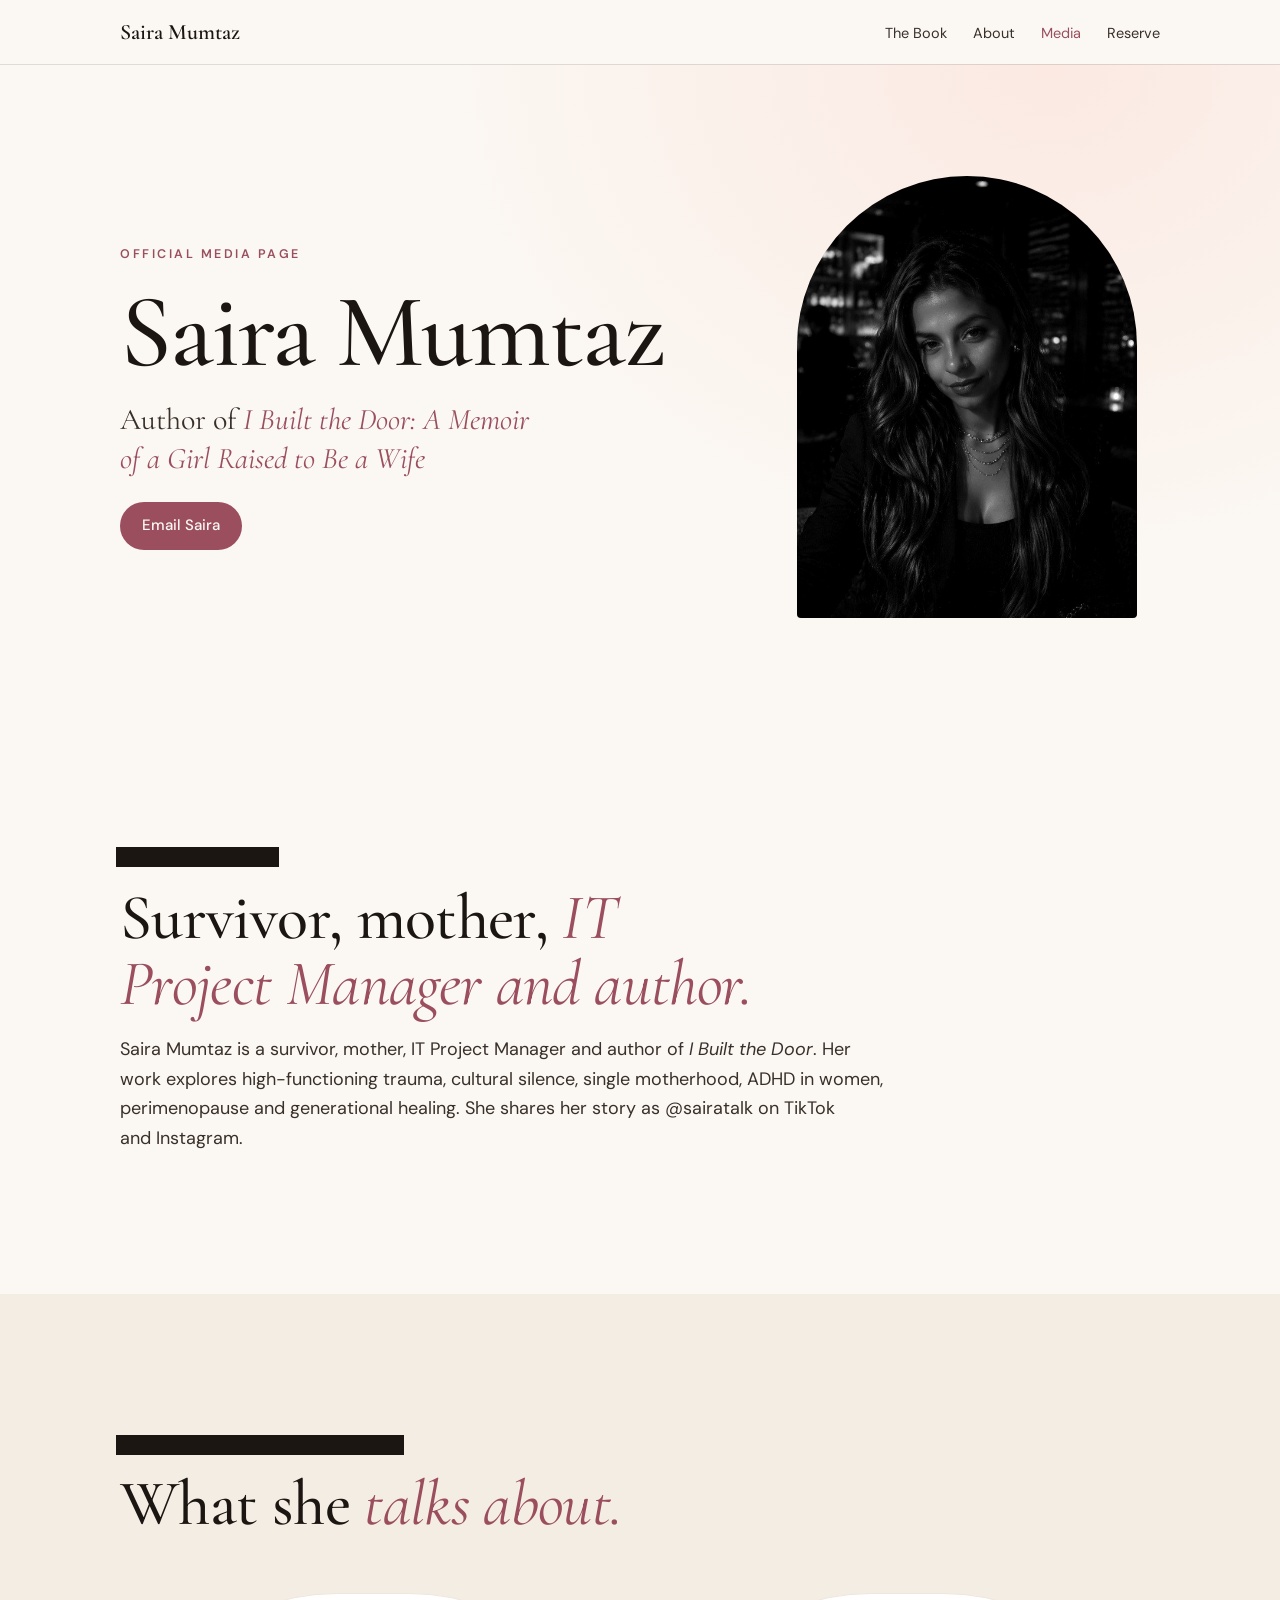
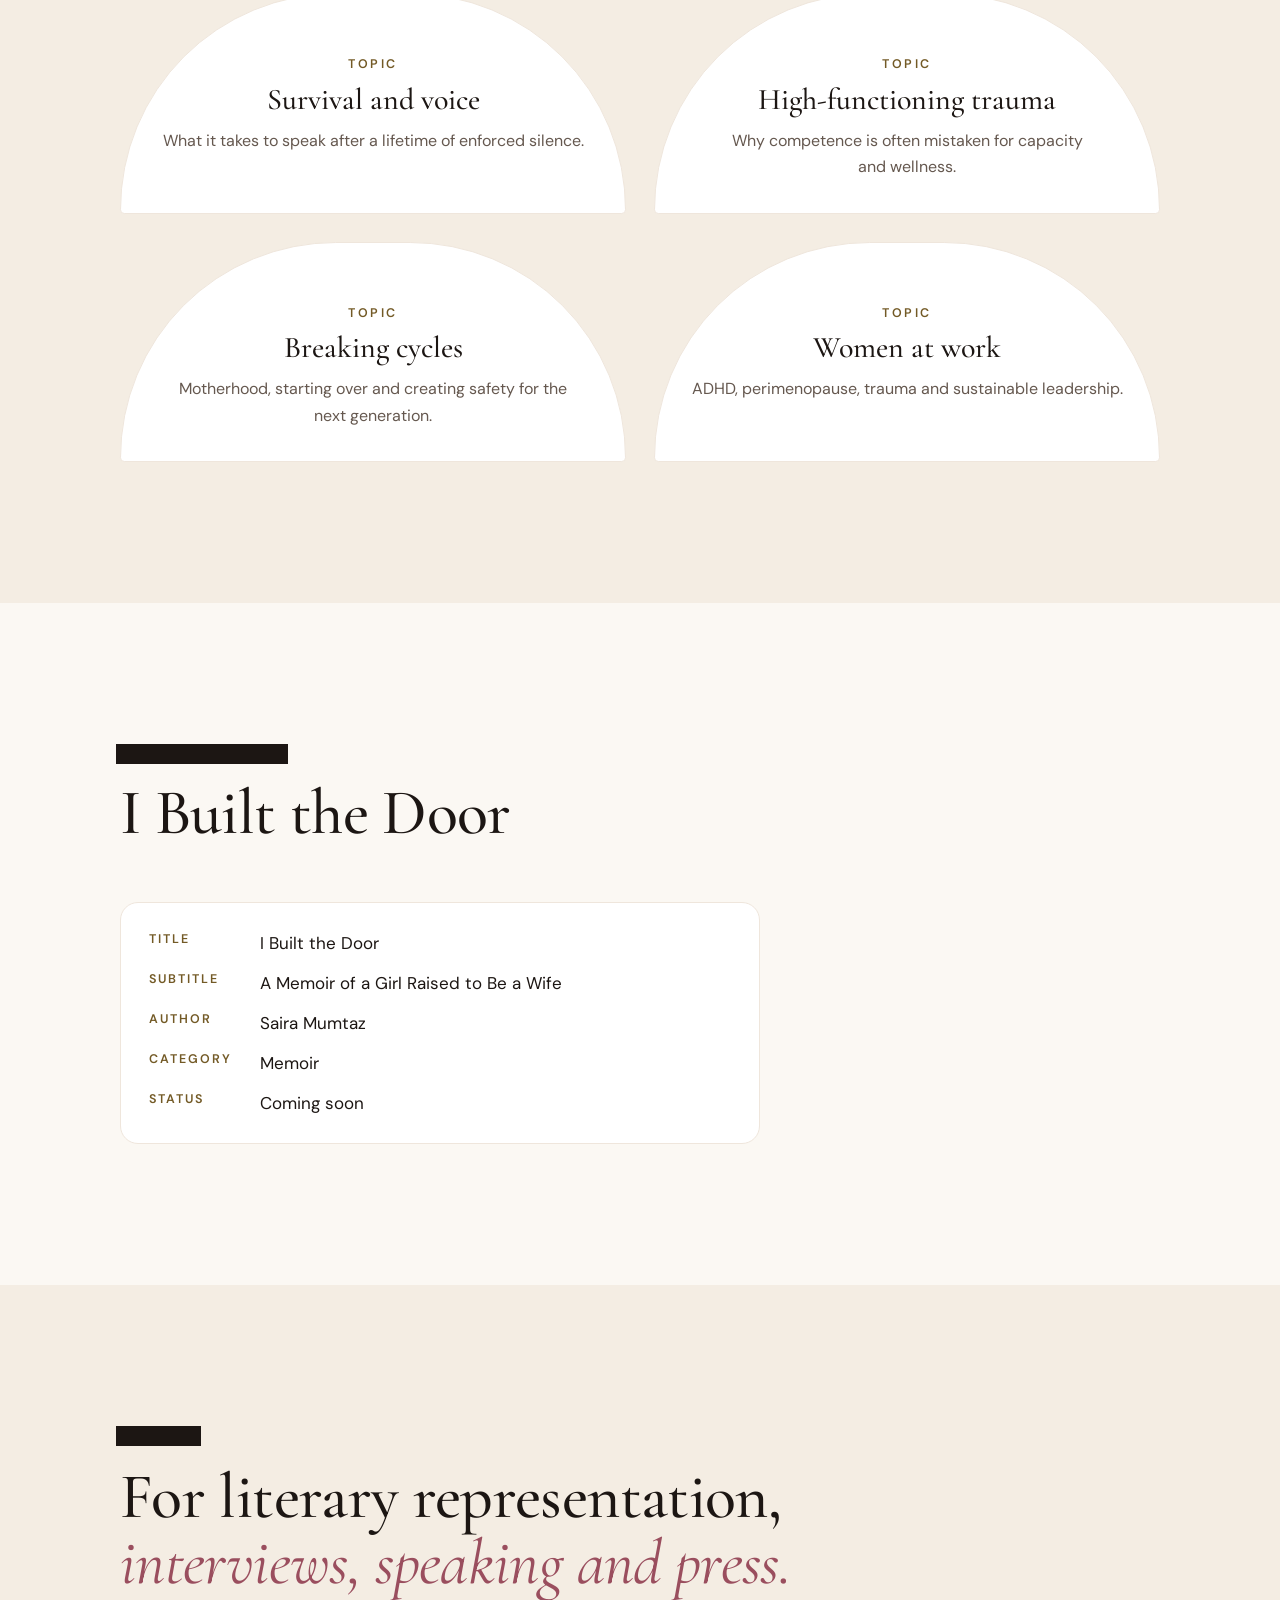
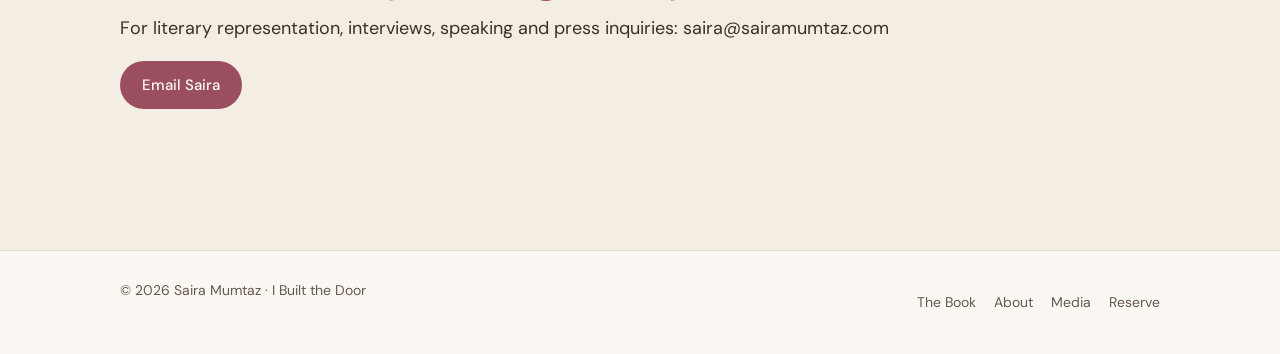
<file: media.html>
<!doctype html>
<html lang="en">
<head>
<!-- Google tag (gtag.js) -->
<script async src="https://www.googletagmanager.com/gtag/js?id=G-B0QTELP16X"></script>
<script>window.dataLayer=window.dataLayer||[];function gtag(){dataLayer.push(arguments);}gtag('js',new Date());gtag('config','G-B0QTELP16X');</script>
<meta charset="utf-8">
<meta name="viewport" content="width=device-width, initial-scale=1, viewport-fit=cover">
<title>Saira Mumtaz Media and Press | Author of I Built the Door</title>
<meta name="description" content="Official media page for Saira Mumtaz, author of I Built the Door: short biography, interview and speaking topics, book information and press contact.">
<meta name="author" content="Saira Mumtaz">
<meta name="robots" content="index, follow">
<link rel="canonical" href="https://sairamumtaz.com/media.html">
<meta property="og:type" content="website">
<meta property="og:url" content="https://sairamumtaz.com/media.html">
<meta property="og:title" content="Saira Mumtaz | Media and Press">
<meta property="og:description" content="Official media page for Saira Mumtaz, author of I Built the Door: short biography, interview and speaking topics, book information and press contact.">
<meta property="og:image" content="https://sairamumtaz.com/saira-mumtaz-author.jpg">
<meta name="twitter:card" content="summary_large_image">
<link rel="preconnect" href="https://fonts.googleapis.com">
<link rel="preconnect" href="https://fonts.gstatic.com" crossorigin>
<link rel="stylesheet" href="https://fonts.googleapis.com/css2?family=Cormorant+Garamond:ital,wght@0,400;0,500;0,600;1,400;1,500&family=DM+Sans:opsz,wght@9..40,400;9..40,500;9..40,600&display=swap">
<link rel="stylesheet" href="/site.css">
<link rel="icon" href="/favicon.svg" type="image/svg+xml">
<link rel="icon" href="/favicon.ico" sizes="32x32">
<link rel="apple-touch-icon" href="/apple-touch-icon.png">
<script type="application/ld+json">{"@context": "https://schema.org", "@type": "WebPage", "url": "https://sairamumtaz.com/media.html", "name": "Saira Mumtaz Media and Press", "about": {"@id": "https://sairamumtaz.com/about.html#saira"}}</script>
</head>
<body class="page">
<a class="skip" href="#main">Skip to main content</a>
<nav class="nav solid" aria-label="Main">
  <div class="container">
    <a class="brand" href="/">Saira Mumtaz</a>
    <ul>
      <li><a href="/book.html">The Book</a></li>
      <li><a href="/about.html">About</a></li>
      <li><a href="/media.html" aria-current="page">Media</a></li>
      <li class="wide-only"><a href="/#reserve">Reserve</a></li>
    </ul>
    <a class="pill" href="/#reserve">Reserve a copy</a>
  </div>
</nav>
<main id="main">
<header class="page-hero">
    <div class="container">
      <div class="copy">
        <span class="label">Official Media Page</span>
        <h1>Saira Mumtaz</h1>
        <p class="lead">Author of <em>I Built the Door: A Memoir of a Girl Raised to Be a Wife</em></p>
        <div class="cta"><a class="pill rose" href="mailto:saira@sairamumtaz.com">Email Saira</a></div>
      </div>
      <img class="portrait art" src="/saira-mumtaz-author.jpg" alt="Saira Mumtaz, author of I Built the Door, black and white portrait" width="340" height="442">
    </div>
  </header>

  <section aria-labelledby="bio-h">
    <div class="container">
      <div class="prose">
        <span class="label">Short biography</span>
        <h2 id="bio-h">Survivor, mother, <em>IT Project Manager and author.</em></h2>
        <p>Saira Mumtaz is a survivor, mother, IT Project Manager and author of <em>I Built the Door</em>. Her work explores high-functioning trauma, cultural silence, single motherhood, ADHD in women, perimenopause and generational healing. She shares her story as @sairatalk on TikTok and Instagram.</p>
      </div>
    </div>
  </section>

  <section class="alt" aria-labelledby="topics-h">
    <div class="container">
      <div class="head"><span class="label">Interview and speaking topics</span><h2 id="topics-h">What she <em>talks about.</em></h2></div>
      <div class="parts four">
        <article class="part"><div class="n">Topic</div><h3>Survival and voice</h3><p>What it takes to speak after a lifetime of enforced silence.</p></article>
        <article class="part"><div class="n">Topic</div><h3>High-functioning trauma</h3><p>Why competence is often mistaken for capacity and wellness.</p></article>
        <article class="part"><div class="n">Topic</div><h3>Breaking cycles</h3><p>Motherhood, starting over and creating safety for the next generation.</p></article>
        <article class="part"><div class="n">Topic</div><h3>Women at work</h3><p>ADHD, perimenopause, trauma and sustainable leadership.</p></article>
      </div>
    </div>
  </section>

  <section aria-labelledby="info-h">
    <div class="container">
      <div class="head"><span class="label">Book information</span><h2 id="info-h">I Built the Door</h2></div>
      <dl class="facts">
        <dt>Title</dt><dd>I Built the Door</dd>
        <dt>Subtitle</dt><dd>A Memoir of a Girl Raised to Be a Wife</dd>
        <dt>Author</dt><dd>Saira Mumtaz</dd>
        <dt>Category</dt><dd>Memoir</dd>
        <dt>Status</dt><dd>Coming soon</dd>
      </dl>
    </div>
  </section>

  <section class="alt" aria-labelledby="contact-h">
    <div class="container">
      <div class="prose">
        <span class="label">Contact</span>
        <h2 id="contact-h">For literary representation, <em>interviews, speaking and press.</em></h2>
        <p>For literary representation, interviews, speaking and press inquiries: saira@sairamumtaz.com</p>
        <div class="row"><a class="pill rose" href="mailto:saira@sairamumtaz.com">Email Saira</a></div>
      </div>
    </div>
  </section>
</main>
<footer><div class="container"><span>© 2026 Saira Mumtaz · I Built the Door</span><nav class="foot-nav" aria-label="Footer"><a href="/book.html">The Book</a><a href="/about.html">About</a><a href="/media.html">Media</a><a href="/#reserve">Reserve</a></nav></div></footer>
<script>
document.documentElement.style.setProperty('--khmask', "url(\"data:image/svg+xml,%3Csvg xmlns='http://www.w3.org/2000/svg' viewBox='0 0 100 140'%3E%3Ccircle cx='50' cy='44' r='32'/%3E%3Cpath d='M33 62 L67 62 L78 140 L22 140 Z'/%3E%3C/svg%3E\")");
(function () {
  if (window.matchMedia('(prefers-reduced-motion: reduce)').matches) return;
  var labels = [].slice.call(document.querySelectorAll('.label'));
  labels.forEach(function (l) { l.style.setProperty('--u', 1); });
  var t = false;
  function f() { t = false; var vh = window.innerHeight;
    labels.forEach(function (l) { var y = l.getBoundingClientRect().top, k = Math.min(1, Math.max(0, (vh * .92 - y) / (vh * .22)));
      l.style.setProperty('--u', (1 - (k < .5 ? 2*k*k : 1 - Math.pow(-2*k+2, 2)/2)).toFixed(3)); }); }
  window.addEventListener('scroll', function () { if (!t) { t = true; requestAnimationFrame(f); } }, { passive: true });
  window.addEventListener('resize', f); f();
})();
</script>
</body>
</html>
</file>
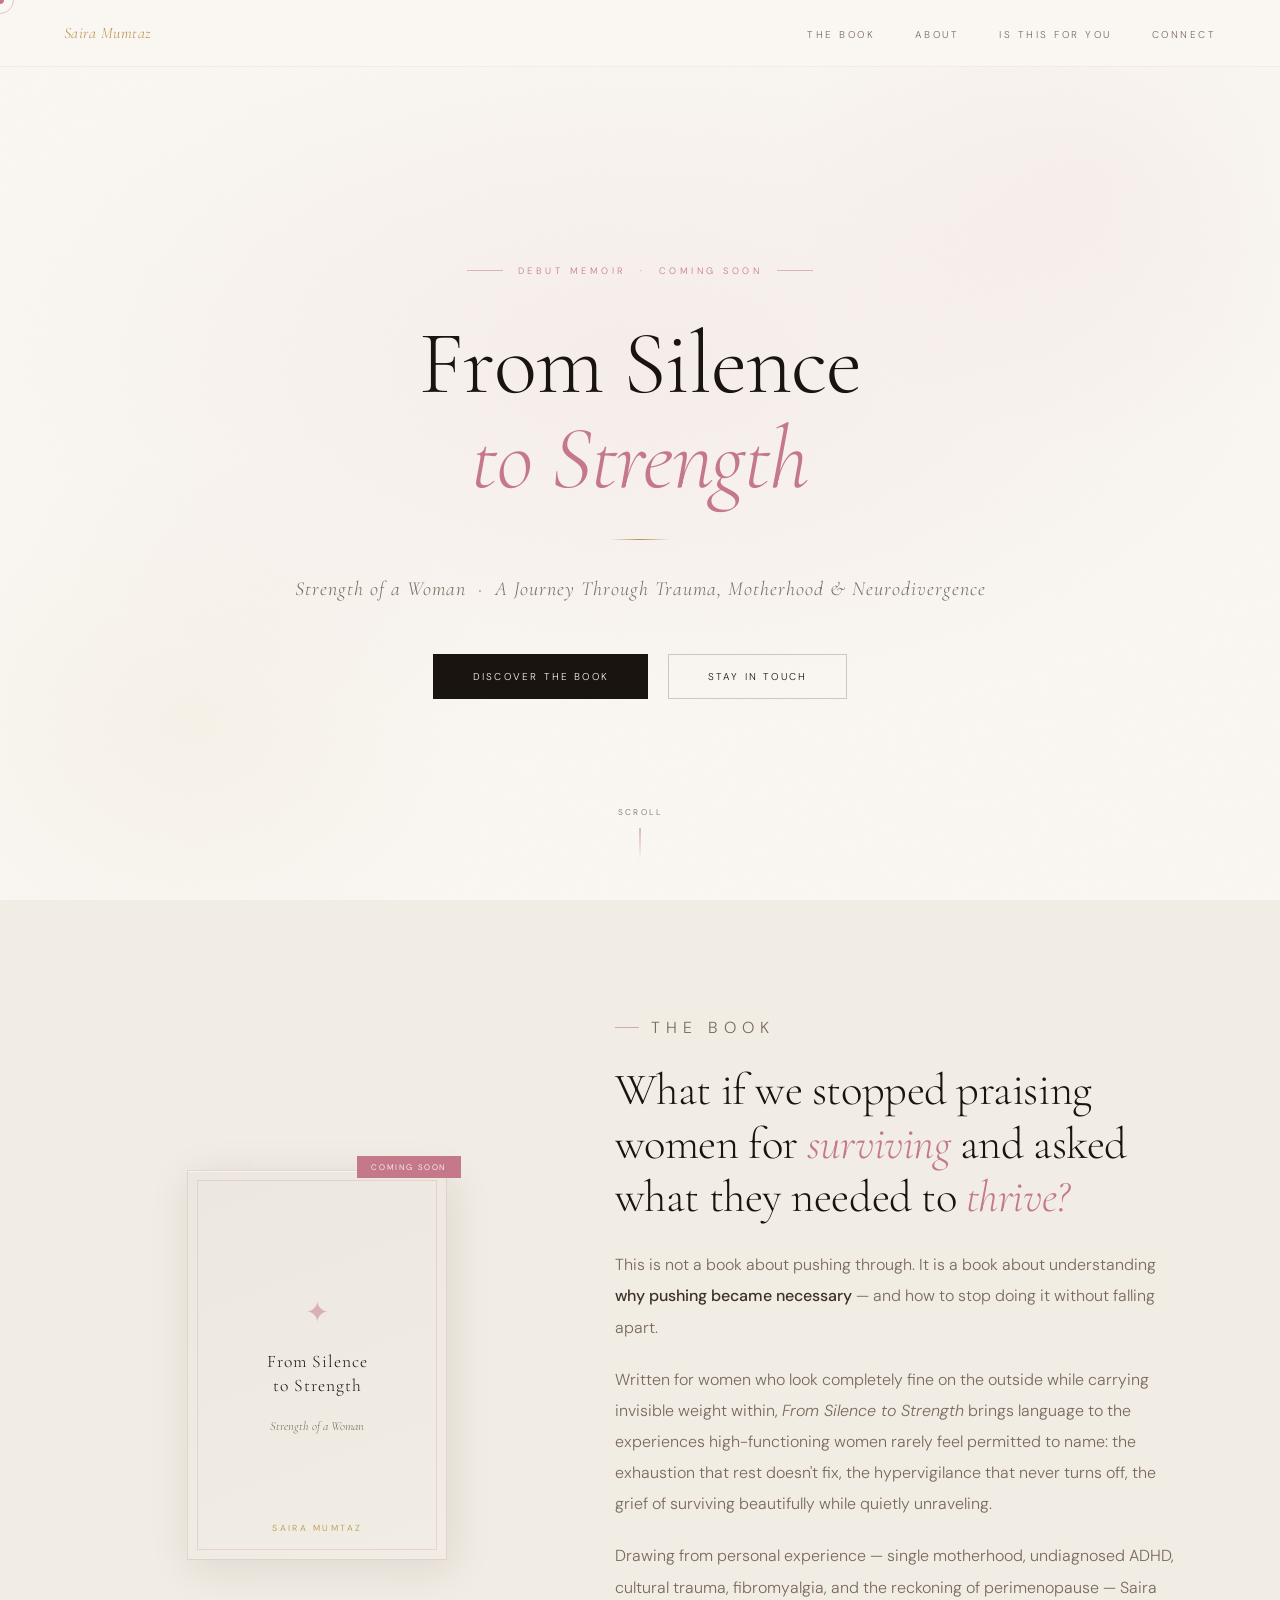
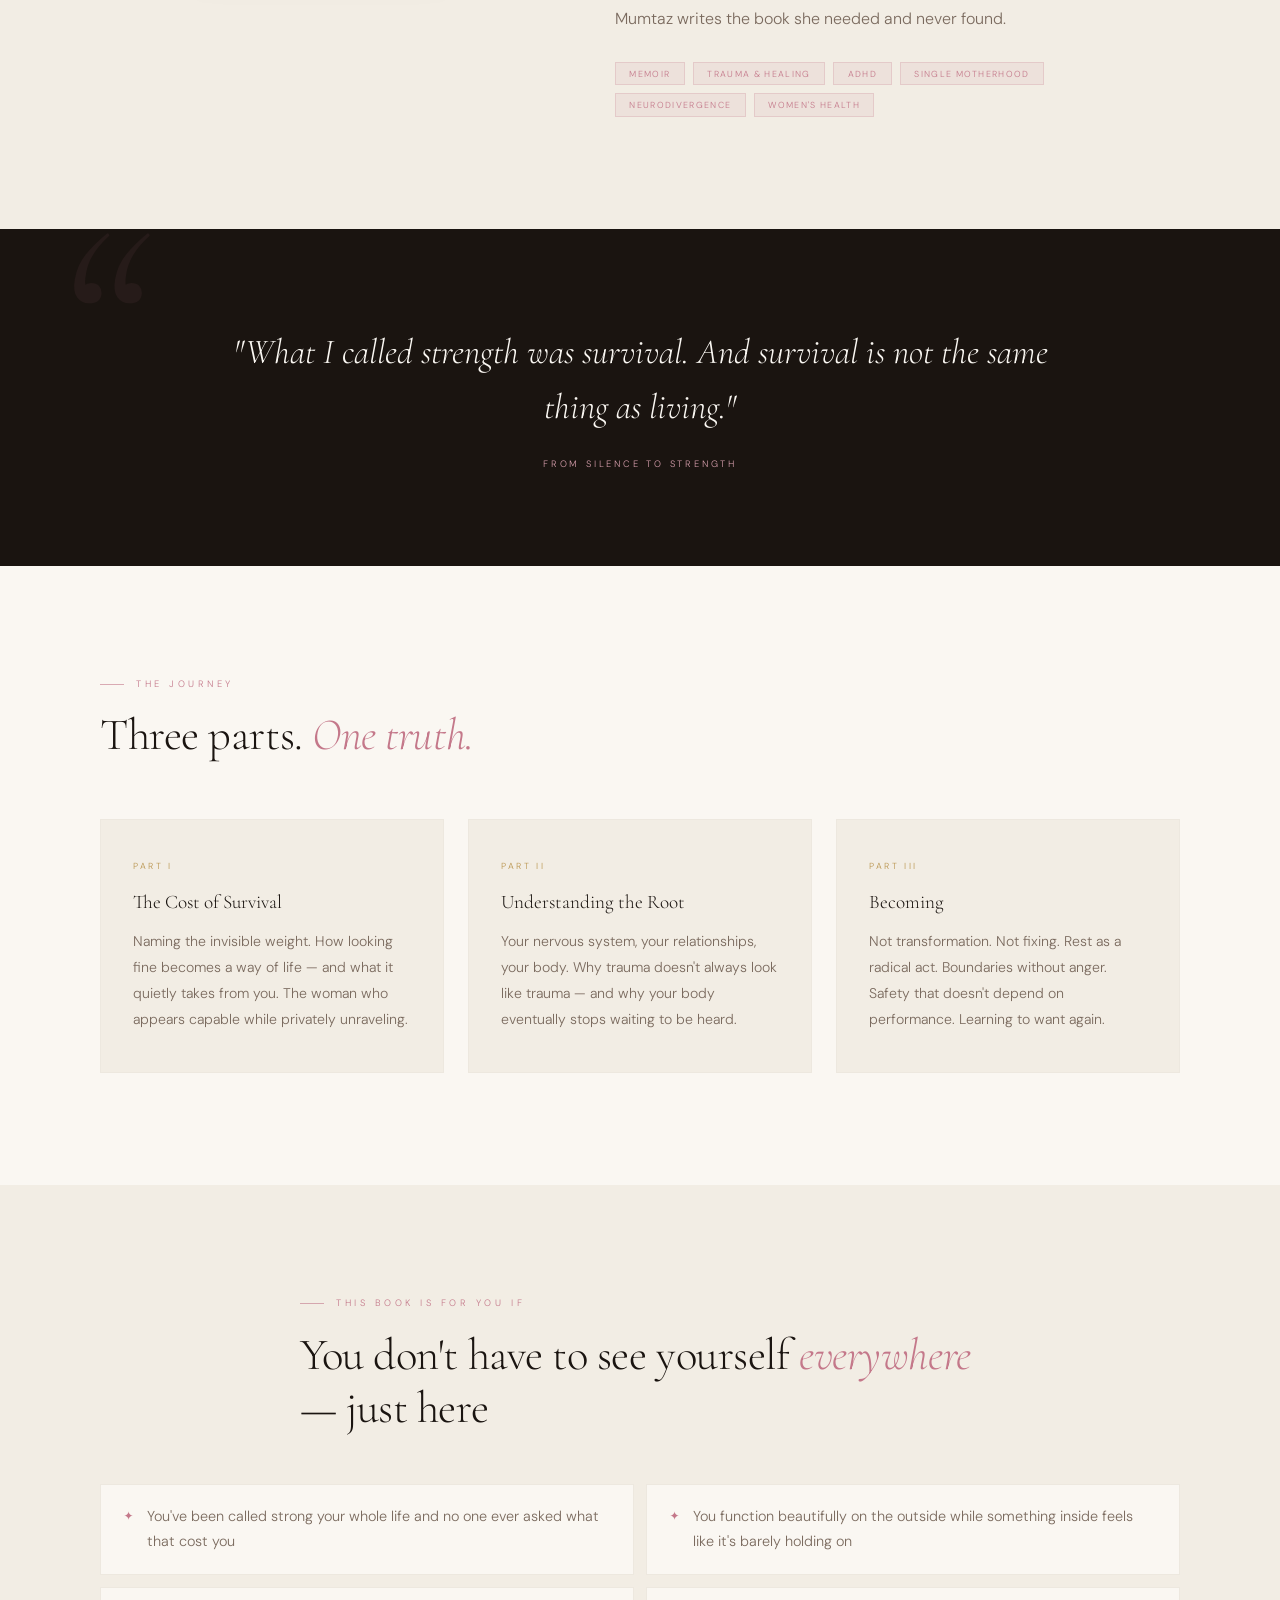
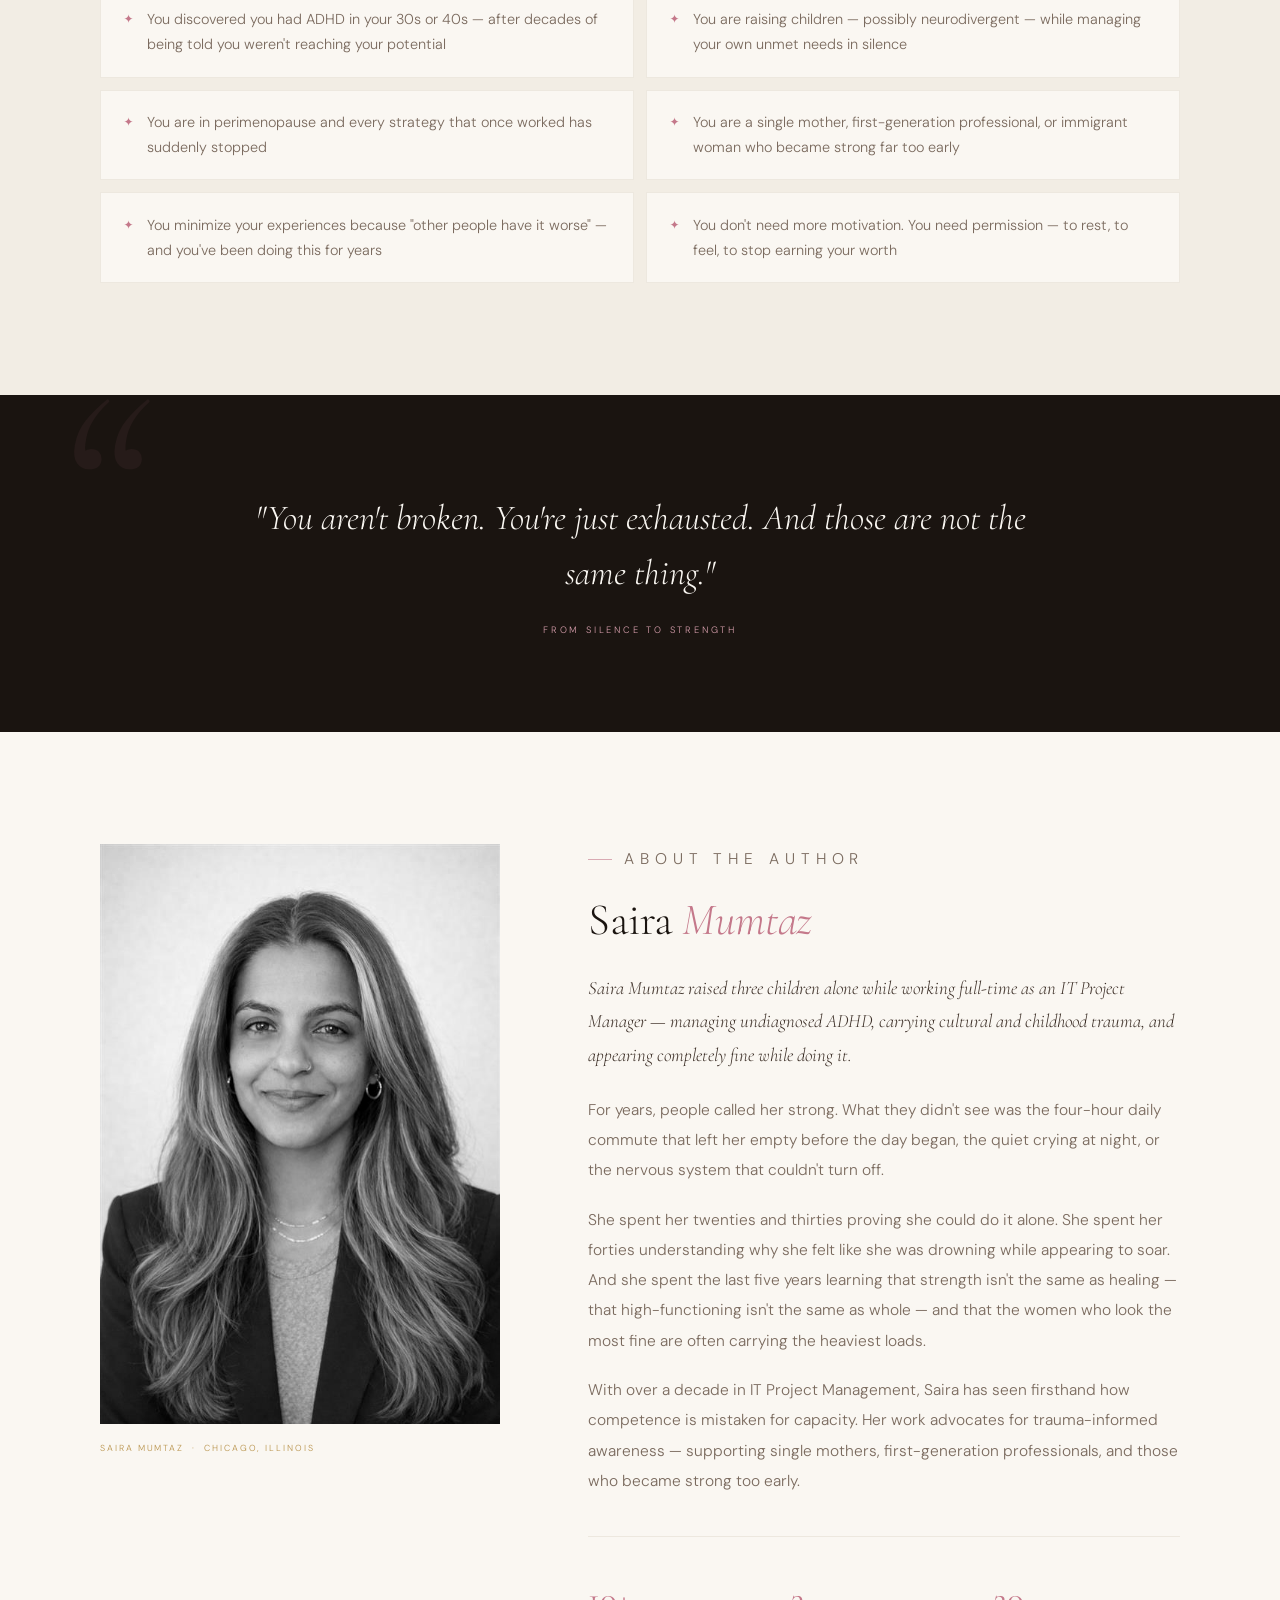
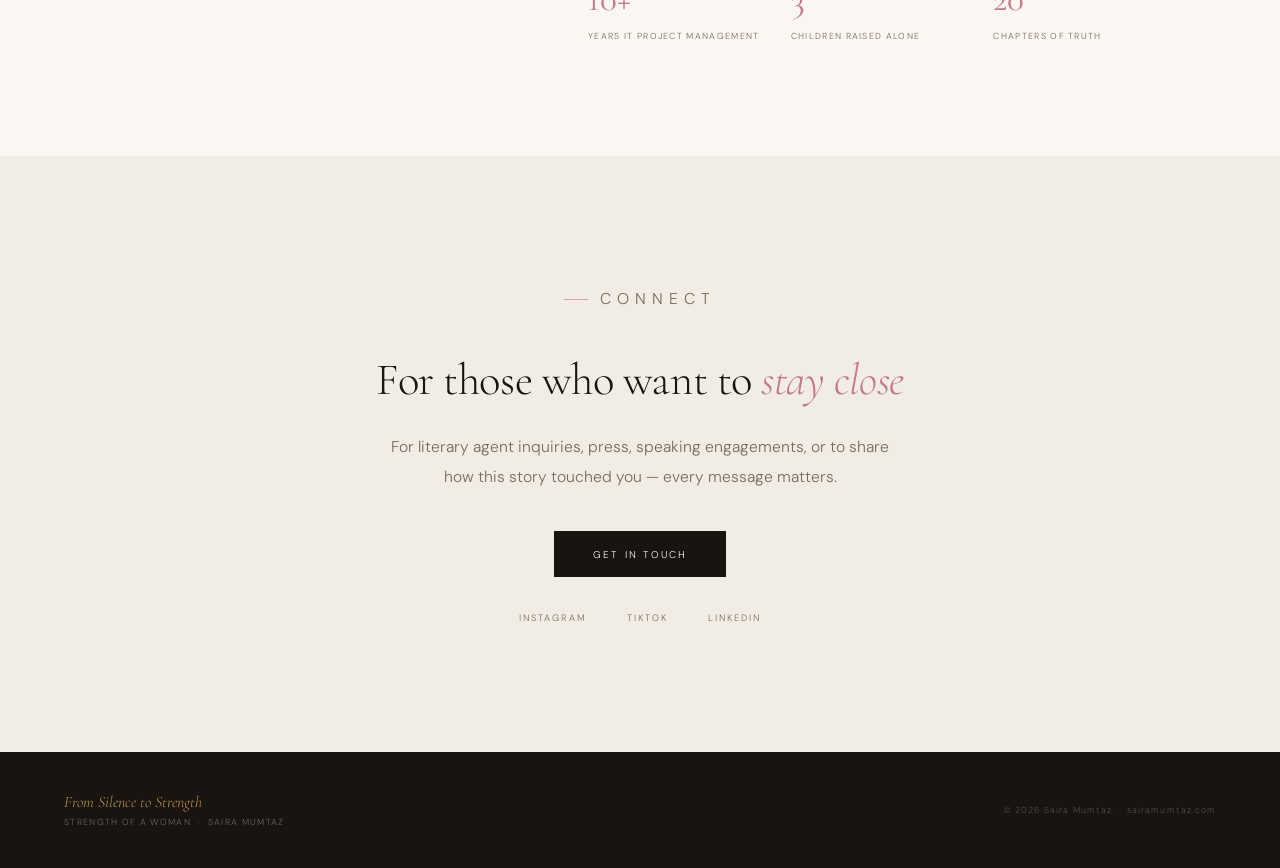
<file: sairamumtaz_2.html>
<!DOCTYPE html>
<html lang="en">
<head>
<meta charset="UTF-8"/>
<meta name="viewport" content="width=device-width, initial-scale=1.0"/>
<title>Saira Mumtaz — From Silence to Strength</title>
<meta name="description" content="From Silence to Strength: Strength of a Woman — A Journey Through Trauma, Motherhood, and Neurodivergence by Saira Mumtaz"/>
<link rel="preconnect" href="https://fonts.googleapis.com"/>
<link href="https://fonts.googleapis.com/css2?family=Cormorant+Garamond:ital,wght@0,300;0,400;0,500;1,300;1,400;1,500&family=DM+Sans:wght@300;400;500&display=swap" rel="stylesheet"/>
<style>
:root {
  --ivory: #faf7f2;
  --ivory-deep: #f2ede4;
  --ivory-card: #ede8df;
  --dusty: #c4788a;
  --dusty-light: #d9a0ae;
  --dusty-pale: rgba(196,120,138,.1);
  --dusty-border: rgba(196,120,138,.22);
  --gold: #b8924a;
  --gold-light: #d4aa6a;
  --gold-pale: rgba(184,146,74,.12);
  --ink: #1a1410;
  --ink-mid: #3d3028;
  --muted: #7a6a5e;
  --serif: "Cormorant Garamond", Georgia, serif;
  --sans: "DM Sans", system-ui, sans-serif;
}
*{box-sizing:border-box;margin:0;padding:0}
html{scroll-behavior:smooth}
body{background:var(--ivory);color:var(--ink);font-family:var(--sans);font-weight:300;overflow-x:hidden;cursor:none}

/* CURSOR */
#cur{position:fixed;width:8px;height:8px;background:var(--dusty);border-radius:50%;pointer-events:none;z-index:9999;transform:translate(-50%,-50%)}
#cur-ring{position:fixed;width:28px;height:28px;border:1px solid rgba(196,120,138,.4);border-radius:50%;pointer-events:none;z-index:9998;transform:translate(-50%,-50%);transition:width .3s,height .3s,border-color .3s}

/* NAV */
nav{position:fixed;top:0;left:0;right:0;z-index:100;padding:1.4rem 4rem;display:flex;justify-content:space-between;align-items:center;background:rgba(250,247,242,.92);backdrop-filter:blur(12px);border-bottom:1px solid rgba(196,120,138,.1)}
.nav-name{font-family:var(--serif);font-size:1rem;font-style:italic;color:var(--gold);text-decoration:none;letter-spacing:.03em}
.nav-links{display:flex;gap:2.5rem;list-style:none}
.nav-links a{font-family:var(--sans);font-size:.62rem;letter-spacing:.25em;text-transform:uppercase;color:var(--muted);text-decoration:none;transition:color .3s}
.nav-links a:hover{color:var(--dusty)}

/* HERO */
.hero{min-height:100vh;display:flex;flex-direction:column;align-items:center;justify-content:center;text-align:center;position:relative;overflow:hidden;padding:9rem 2rem 5rem;background:var(--ivory)}
.hero-bg{position:absolute;inset:0;background:radial-gradient(ellipse 80% 60% at 50% 40%,rgba(196,120,138,.08) 0%,transparent 70%),radial-gradient(ellipse 40% 50% at 15% 80%,rgba(184,146,74,.06) 0%,transparent 60%),radial-gradient(ellipse 40% 50% at 85% 20%,rgba(196,120,138,.05) 0%,transparent 60%)}
.hero-texture{position:absolute;inset:0;opacity:.022;background-image:url("data:image/svg+xml,%3Csvg viewBox='0 0 300 300' xmlns='http://www.w3.org/2000/svg'%3E%3Cfilter id='n'%3E%3CfeTurbulence type='fractalNoise' baseFrequency='.75' numOctaves='4' stitchTiles='stitch'/%3E%3C/filter%3E%3Crect width='100%25' height='100%25' filter='url(%23n)'/%3E%3C/svg%3E");background-size:250px}
.hero-inner{position:relative;z-index:2;max-width:820px}
.hero-pre{display:flex;align-items:center;justify-content:center;gap:.9rem;margin-bottom:2.5rem;opacity:0;animation:fadeUp .9s .3s forwards}
.hero-pre-line{width:36px;height:1px;background:var(--dusty);opacity:.5}
.hero-pre span{font-family:var(--sans);font-size:.58rem;letter-spacing:.38em;text-transform:uppercase;color:var(--dusty)}
.hero-h1{font-family:var(--serif);font-size:clamp(3.2rem,7vw,6.5rem);font-weight:300;line-height:1.06;color:var(--ink);opacity:0;animation:fadeUp .9s .5s forwards;letter-spacing:-.01em}
.hero-h1 em{font-style:italic;color:var(--dusty);display:block}
.hero-rule{width:60px;height:1px;background:linear-gradient(to right,transparent,var(--gold),transparent);margin:2rem auto;opacity:0;animation:fadeIn 1s .9s forwards}
.hero-sub{font-family:var(--serif);font-style:italic;font-size:clamp(1rem,1.8vw,1.25rem);color:var(--muted);letter-spacing:.05em;line-height:1.7;opacity:0;animation:fadeUp .9s .8s forwards;margin-bottom:3rem}
.hero-btns{display:flex;gap:1.25rem;justify-content:center;flex-wrap:wrap;opacity:0;animation:fadeUp .9s 1s forwards}
.btn-primary{font-family:var(--sans);font-size:.62rem;letter-spacing:.22em;text-transform:uppercase;text-decoration:none;padding:.95rem 2.4rem;background:var(--ink);color:var(--ivory);border:1px solid var(--ink);transition:background .3s,color .3s,transform .2s;display:inline-block}
.btn-primary:hover{background:var(--ink-mid);transform:translateY(-2px)}
.btn-soft{font-family:var(--sans);font-size:.62rem;letter-spacing:.22em;text-transform:uppercase;text-decoration:none;padding:.95rem 2.4rem;background:transparent;color:var(--ink);border:1px solid rgba(26,20,16,.2);transition:border-color .3s,background .3s,transform .2s;display:inline-block}
.btn-soft:hover{border-color:var(--dusty);background:var(--dusty-pale);transform:translateY(-2px)}
.hero-scroll{position:absolute;bottom:2.5rem;left:50%;transform:translateX(-50%);display:flex;flex-direction:column;align-items:center;gap:.6rem;opacity:0;animation:fadeIn 1.5s 1.8s forwards}
.hero-scroll span{font-family:var(--sans);font-size:.52rem;letter-spacing:.3em;text-transform:uppercase;color:var(--muted)}
.hero-scroll::after{content:"";width:1px;height:32px;background:linear-gradient(to bottom,var(--dusty),transparent);animation:scrollPulse 2s infinite}

/* SECTIONS */
section{padding:7rem 4rem}
.container{max-width:1080px;margin:0 auto}
.narrow{max-width:680px;margin:0 auto}
.s-eyebrow{font-family:var(--sans);font-size:.58rem;letter-spacing:.38em;text-transform:uppercase;color:var(--dusty);margin-bottom:1.2rem;display:flex;align-items:center;gap:.75rem}
.s-eyebrow::before{content:"";width:24px;height:1px;background:var(--dusty);opacity:.6}
.s-title{font-family:var(--serif);font-size:clamp(1.9rem,3.5vw,2.9rem);font-weight:300;color:var(--ink);line-height:1.2;margin-bottom:1.5rem;letter-spacing:-.01em}
.s-title em{font-style:italic;color:var(--dusty)}

/* REVEAL */
.reveal{opacity:0;transform:translateY(24px);transition:opacity .85s ease,transform .85s ease}
.reveal.visible{opacity:1;transform:none}
.d1{transition-delay:.12s}.d2{transition-delay:.24s}.d3{transition-delay:.36s}.d4{transition-delay:.5s}

/* BOOK SECTION */
.book-section{background:var(--ivory-deep)}
.book-inner{display:grid;grid-template-columns:1fr 1.3fr;gap:5rem;align-items:center}
.book-visual{display:flex;justify-content:center}
.book-object{width:260px;height:390px;position:relative;animation:bookFloat 7s ease-in-out infinite}
.book-face{width:100%;height:100%;background:linear-gradient(160deg,var(--ivory-card) 0%,var(--ivory-deep) 100%);border:1px solid var(--dusty-border);display:flex;flex-direction:column;align-items:center;justify-content:center;padding:2rem;gap:1.2rem;box-shadow:4px 8px 40px rgba(26,20,16,.1),inset 0 1px 0 rgba(255,255,255,.6)}
.book-face::before{content:"";position:absolute;inset:10px;border:1px solid var(--dusty-border);pointer-events:none}
.book-gem{font-size:1.8rem;color:var(--dusty);opacity:.5}
.book-title-inner{font-family:var(--serif);font-size:1.1rem;color:var(--ink);text-align:center;letter-spacing:.06em;line-height:1.35}
.book-sub-inner{font-family:var(--serif);font-style:italic;font-size:.78rem;color:var(--muted);text-align:center;line-height:1.5}
.book-author-inner{font-family:var(--sans);font-size:.55rem;letter-spacing:.28em;text-transform:uppercase;color:var(--gold);position:absolute;bottom:1.6rem}
.book-badge{position:absolute;top:-14px;right:-14px;background:var(--dusty);color:white;font-family:var(--sans);font-size:.5rem;letter-spacing:.2em;text-transform:uppercase;padding:.4rem .9rem}
.book-content p{font-size:1rem;color:var(--muted);line-height:1.95;margin-bottom:1.3rem}
.book-content p strong{color:var(--ink-mid);font-weight:500}
.book-tags{display:flex;flex-wrap:wrap;gap:.5rem;margin-top:1.75rem}
.tag{font-family:var(--sans);font-size:.55rem;letter-spacing:.15em;text-transform:uppercase;padding:.3rem .85rem;border:1px solid var(--dusty-border);color:var(--dusty);background:var(--dusty-pale)}

/* QUOTE BAND */
.quote-band{background:var(--ink);padding:6rem 4rem;text-align:center;position:relative;overflow:hidden}
.qb-ornament{position:absolute;top:-3rem;left:3rem;font-family:var(--serif);font-size:18rem;color:rgba(196,120,138,.07);line-height:1;pointer-events:none;font-style:italic}
.q-text{font-family:var(--serif);font-style:italic;font-size:clamp(1.4rem,2.8vw,2.2rem);color:var(--ivory);line-height:1.55;max-width:820px;margin:0 auto 1.5rem;position:relative;z-index:1}
.q-attr{font-family:var(--sans);font-size:.58rem;letter-spacing:.3em;text-transform:uppercase;color:var(--dusty-light);position:relative;z-index:1}

/* THEMES */
.themes-section{background:var(--ivory)}
.themes-grid{display:grid;grid-template-columns:repeat(3,1fr);gap:1.5rem;margin-top:3.5rem}
.theme-card{background:var(--ivory-deep);border:1px solid var(--ivory-card);padding:2.5rem 2rem;transition:border-color .3s,box-shadow .3s}
.theme-card:hover{border-color:var(--dusty-border);box-shadow:0 8px 32px rgba(196,120,138,.1)}
.t-num{font-family:var(--sans);font-size:.55rem;letter-spacing:.3em;text-transform:uppercase;color:var(--gold);margin-bottom:1.1rem;display:block}
.t-title{font-family:var(--serif);font-size:1.2rem;color:var(--ink);margin-bottom:.85rem;line-height:1.3}
.t-desc{font-size:.88rem;color:var(--muted);line-height:1.85}

/* FOR YOU */
.foryou-section{background:var(--ivory-deep)}
.fy-grid{display:grid;grid-template-columns:1fr 1fr;gap:.75rem;margin-top:3rem}
.fy-item{display:flex;align-items:flex-start;gap:.85rem;padding:1.2rem 1.4rem;background:var(--ivory);border:1px solid var(--ivory-card);transition:border-color .3s,background .3s}
.fy-item:hover{border-color:var(--dusty-border);background:var(--dusty-pale)}
.fy-dot{color:var(--dusty);font-size:.75rem;margin-top:.25rem;flex-shrink:0}
.fy-txt{font-size:.9rem;color:var(--muted);line-height:1.75}

/* ABOUT */
.about-section{background:var(--ivory)}
.about-inner{display:grid;grid-template-columns:400px 1fr;gap:5.5rem;align-items:start}
.about-photo-wrap{position:relative}
.about-photo{width:100%;height:580px;object-fit:cover;object-position:center top;display:block;filter:grayscale(100%) contrast(1.05) brightness(.97)}
.photo-frame-line{position:absolute;bottom:-18px;right:-18px;width:65%;height:65%;border:1px solid var(--dusty-border);z-index:-1}
.photo-caption{margin-top:1.1rem;font-family:var(--sans);font-size:.55rem;letter-spacing:.22em;text-transform:uppercase;color:var(--gold)}
.about-content .lead{font-family:var(--serif);font-style:italic;font-size:1.18rem;color:var(--ink-mid);line-height:1.78;margin-bottom:1.4rem}
.about-content p{font-size:.97rem;color:var(--muted);line-height:1.95;margin-bottom:1.2rem}
.about-stats{display:grid;grid-template-columns:repeat(3,1fr);gap:1rem;margin-top:2.5rem;padding-top:2.5rem;border-top:1px solid var(--ivory-card)}
.stat-n{font-family:var(--serif);font-size:2.2rem;color:var(--dusty);display:block;margin-bottom:.2rem;font-weight:400}
.stat-l{font-family:var(--sans);font-size:.55rem;letter-spacing:.15em;text-transform:uppercase;color:var(--muted);line-height:1.55}

/* CONTACT */
.contact-section{background:var(--ivory-deep);text-align:center;padding:8rem 4rem}
.contact-section p{font-size:.98rem;color:var(--muted);max-width:520px;margin:0 auto 2.5rem;line-height:1.9}
.social-row{display:flex;justify-content:center;gap:2.5rem;margin-top:2.2rem}
.social-row a{font-family:var(--sans);font-size:.58rem;letter-spacing:.22em;text-transform:uppercase;color:var(--muted);text-decoration:none;transition:color .3s}
.social-row a:hover{color:var(--dusty)}

/* FOOTER */
footer{background:var(--ink);padding:2.5rem 4rem;display:flex;justify-content:space-between;align-items:center;flex-wrap:wrap;gap:1rem}
.foot-brand{font-family:var(--serif);font-style:italic;font-size:1rem;color:var(--gold)}
.foot-sub{font-family:var(--sans);font-size:.55rem;letter-spacing:.15em;text-transform:uppercase;color:rgba(250,247,242,.35);margin-top:.25rem}
.foot-copy{font-family:var(--sans);font-size:.55rem;letter-spacing:.12em;color:rgba(250,247,242,.25)}

/* ANIMATIONS */
@keyframes fadeUp{from{opacity:0;transform:translateY(20px)}to{opacity:1;transform:none}}
@keyframes fadeIn{from{opacity:0}to{opacity:1}}
@keyframes bookFloat{0%,100%{transform:translateY(0) rotate(-.4deg)}50%{transform:translateY(-12px) rotate(-.4deg)}}
@keyframes scrollPulse{0%,100%{opacity:1}50%{opacity:.2}}

/* RESPONSIVE */
@media(max-width:960px){
  nav{padding:1.2rem 2rem}
  .nav-links{gap:1.5rem}
  .book-inner,.about-inner{grid-template-columns:1fr;gap:3rem}
  .themes-grid,.fy-grid{grid-template-columns:1fr}
  section{padding:5rem 2rem}
  .about-photo{height:440px}
  footer{flex-direction:column;text-align:center;padding:2rem}
}
@media(max-width:560px){
  .nav-links{display:none}
  .hero-h1{font-size:2.6rem}
  .about-stats{grid-template-columns:1fr 1fr}
}
</style>
</head>
<body>
<div id="cur"></div>
<div id="cur-ring"></div>

<!-- NAV -->
<nav>
  <a href="#" class="nav-name">Saira Mumtaz</a>
  <ul class="nav-links">
    <li><a href="#book">The Book</a></li>
    <li><a href="#about">About</a></li>
    <li><a href="#foryou">Is This For You</a></li>
    <li><a href="#contact">Connect</a></li>
  </ul>
</nav>

<!-- HERO -->
<section class="hero" id="home">
  <div class="hero-bg"></div>
  <div class="hero-texture"></div>
  <div class="hero-inner">
    <div class="hero-pre">
      <div class="hero-pre-line"></div>
      <span>Debut Memoir &nbsp;&middot;&nbsp; Coming Soon</span>
      <div class="hero-pre-line"></div>
    </div>
    <h1 class="hero-h1">From Silence<em>to Strength</em></h1>
    <div class="hero-rule"></div>
    <p class="hero-sub">Strength of a Woman &nbsp;&middot;&nbsp; A Journey Through Trauma, Motherhood &amp; Neurodivergence</p>
    <div class="hero-btns">
      <a href="#book" class="btn-primary">Discover the Book</a>
      <a href="#contact" class="btn-soft">Stay in Touch</a>
    </div>
  </div>
  <div class="hero-scroll"><span>Scroll</span></div>
</section>

<!-- BOOK -->
<section class="book-section" id="book">
  <div class="container">
    <div class="book-inner">
      <div class="book-visual reveal">
        <div class="book-object">
          <div class="book-badge">Coming Soon</div>
          <div class="book-face">
            <div class="book-gem">&#10022;</div>
            <div class="book-title-inner">From Silence<br/>to Strength</div>
            <div class="book-sub-inner">Strength of a Woman</div>
            <div class="book-author-inner">Saira Mumtaz</div>
          </div>
        </div>
      </div>
      <div class="book-content">
        <p class="s-eyebrow reveal">The Book</p>
        <h2 class="s-title reveal d1">What if we stopped praising women for <em>surviving</em> and asked what they needed to <em>thrive?</em></h2>
        <p class="reveal d2">This is not a book about pushing through. It is a book about understanding <strong>why pushing became necessary</strong> — and how to stop doing it without falling apart.</p>
        <p class="reveal d2">Written for women who look completely fine on the outside while carrying invisible weight within, <em>From Silence to Strength</em> brings language to the experiences high-functioning women rarely feel permitted to name: the exhaustion that rest doesn't fix, the hypervigilance that never turns off, the grief of surviving beautifully while quietly unraveling.</p>
        <p class="reveal d3">Drawing from personal experience — single motherhood, undiagnosed ADHD, cultural trauma, fibromyalgia, and the reckoning of perimenopause — Saira Mumtaz writes the book she needed and never found.</p>
        <div class="book-tags reveal d4">
          <span class="tag">Memoir</span>
          <span class="tag">Trauma &amp; Healing</span>
          <span class="tag">ADHD</span>
          <span class="tag">Single Motherhood</span>
          <span class="tag">Neurodivergence</span>
          <span class="tag">Women's Health</span>
        </div>
      </div>
    </div>
  </div>
</section>

<!-- QUOTE 1 -->
<div class="quote-band">
  <div class="qb-ornament">&ldquo;</div>
  <p class="q-text reveal">"What I called strength was survival. And survival is not the same thing as living."</p>
  <p class="q-attr reveal d1">From Silence to Strength</p>
</div>

<!-- THEMES -->
<section class="themes-section">
  <div class="container">
    <p class="s-eyebrow reveal">The Journey</p>
    <h2 class="s-title reveal d1">Three parts. <em>One truth.</em></h2>
    <div class="themes-grid">
      <div class="theme-card reveal">
        <span class="t-num">Part I</span>
        <div class="t-title">The Cost of Survival</div>
        <p class="t-desc">Naming the invisible weight. How looking fine becomes a way of life — and what it quietly takes from you. The woman who appears capable while privately unraveling.</p>
      </div>
      <div class="theme-card reveal d1">
        <span class="t-num">Part II</span>
        <div class="t-title">Understanding the Root</div>
        <p class="t-desc">Your nervous system, your relationships, your body. Why trauma doesn't always look like trauma — and why your body eventually stops waiting to be heard.</p>
      </div>
      <div class="theme-card reveal d2">
        <span class="t-num">Part III</span>
        <div class="t-title">Becoming</div>
        <p class="t-desc">Not transformation. Not fixing. Rest as a radical act. Boundaries without anger. Safety that doesn't depend on performance. Learning to want again.</p>
      </div>
    </div>
  </div>
</section>

<!-- FOR YOU -->
<section class="foryou-section" id="foryou">
  <div class="container">
    <div class="narrow">
      <p class="s-eyebrow reveal">This Book Is For You If</p>
      <h2 class="s-title reveal d1">You don't have to see yourself <em>everywhere</em> &mdash; just here</h2>
    </div>
    <div class="fy-grid">
      <div class="fy-item reveal"><span class="fy-dot">&#10022;</span><span class="fy-txt">You've been called strong your whole life and no one ever asked what that cost you</span></div>
      <div class="fy-item reveal d1"><span class="fy-dot">&#10022;</span><span class="fy-txt">You function beautifully on the outside while something inside feels like it's barely holding on</span></div>
      <div class="fy-item reveal"><span class="fy-dot">&#10022;</span><span class="fy-txt">You discovered you had ADHD in your 30s or 40s — after decades of being told you weren't reaching your potential</span></div>
      <div class="fy-item reveal d1"><span class="fy-dot">&#10022;</span><span class="fy-txt">You are raising children — possibly neurodivergent — while managing your own unmet needs in silence</span></div>
      <div class="fy-item reveal"><span class="fy-dot">&#10022;</span><span class="fy-txt">You are in perimenopause and every strategy that once worked has suddenly stopped</span></div>
      <div class="fy-item reveal d1"><span class="fy-dot">&#10022;</span><span class="fy-txt">You are a single mother, first-generation professional, or immigrant woman who became strong far too early</span></div>
      <div class="fy-item reveal"><span class="fy-dot">&#10022;</span><span class="fy-txt">You minimize your experiences because "other people have it worse" — and you've been doing this for years</span></div>
      <div class="fy-item reveal d1"><span class="fy-dot">&#10022;</span><span class="fy-txt">You don't need more motivation. You need permission — to rest, to feel, to stop earning your worth</span></div>
    </div>
  </div>
</section>

<!-- QUOTE 2 -->
<div class="quote-band">
  <div class="qb-ornament">&ldquo;</div>
  <p class="q-text reveal">"You aren't broken. You're just exhausted. And those are not the same thing."</p>
  <p class="q-attr reveal d1">From Silence to Strength</p>
</div>

<!-- ABOUT -->
<section class="about-section" id="about">
  <div class="container">
    <div class="about-inner">
      <div class="about-photo-wrap reveal">
        <img class="about-photo" src="[data-uri]" alt="Saira Mumtaz, author"/>
        <div class="photo-frame-line"></div>
        <p class="photo-caption">Saira Mumtaz &nbsp;&middot;&nbsp; Chicago, Illinois</p>
      </div>
      <div class="about-content">
        <p class="s-eyebrow reveal">About the Author</p>
        <h2 class="s-title reveal d1">Saira <em>Mumtaz</em></h2>
        <p class="lead reveal d2">Saira Mumtaz raised three children alone while working full-time as an IT Project Manager — managing undiagnosed ADHD, carrying cultural and childhood trauma, and appearing completely fine while doing it.</p>
        <p class="reveal d2">For years, people called her strong. What they didn't see was the four-hour daily commute that left her empty before the day began, the quiet crying at night, or the nervous system that couldn't turn off.</p>
        <p class="reveal d3">She spent her twenties and thirties proving she could do it alone. She spent her forties understanding why she felt like she was drowning while appearing to soar. And she spent the last five years learning that strength isn't the same as healing — that high-functioning isn't the same as whole — and that the women who look the most fine are often carrying the heaviest loads.</p>
        <p class="reveal d3">With over a decade in IT Project Management, Saira has seen firsthand how competence is mistaken for capacity. Her work advocates for trauma-informed awareness — supporting single mothers, first-generation professionals, and those who became strong too early.</p>
        <div class="about-stats reveal d4">
          <div><span class="stat-n">10+</span><span class="stat-l">Years IT Project Management</span></div>
          <div><span class="stat-n">3</span><span class="stat-l">Children Raised Alone</span></div>
          <div><span class="stat-n">20</span><span class="stat-l">Chapters of Truth</span></div>
        </div>
      </div>
    </div>
  </div>
</section>

<!-- CONTACT -->
<section class="contact-section" id="contact">
  <div class="container">
    <p class="s-eyebrow reveal" style="justify-content:center">Connect</p>
    <h2 class="s-title reveal d1" style="text-align:center">For those who want to <em>stay close</em></h2>
    <p class="reveal d2">For literary agent inquiries, press, speaking engagements, or to share how this story touched you — every message matters.</p>
    <a href="mailto:saira@sairamumtaz.com" class="btn-primary reveal d3">Get in Touch</a>
    <div class="social-row reveal d4">
      <a href="#">Instagram</a>
      <a href="#">TikTok</a>
      <a href="#">LinkedIn</a>
    </div>
  </div>
</section>

<!-- FOOTER -->
<footer>
  <div>
    <div class="foot-brand">From Silence to Strength</div>
    <div class="foot-sub">Strength of a Woman &nbsp;&middot;&nbsp; Saira Mumtaz</div>
  </div>
  <div class="foot-copy">&copy; 2026 Saira Mumtaz &nbsp;&middot;&nbsp; sairamumtaz.com</div>
</footer>

<script>
const cur=document.getElementById("cur"),ring=document.getElementById("cur-ring");
let mx=0,my=0,rx=0,ry=0;
document.addEventListener("mousemove",e=>{mx=e.clientX;my=e.clientY;});
(function loop(){cur.style.left=mx+"px";cur.style.top=my+"px";rx+=(mx-rx)*.1;ry+=(my-ry)*.1;ring.style.left=rx+"px";ring.style.top=ry+"px";requestAnimationFrame(loop);})();
document.querySelectorAll("a,button").forEach(el=>{
  el.addEventListener("mouseenter",()=>{ring.style.width="46px";ring.style.height="46px";ring.style.borderColor="rgba(196,120,138,.7)";});
  el.addEventListener("mouseleave",()=>{ring.style.width="28px";ring.style.height="28px";ring.style.borderColor="rgba(196,120,138,.4)";});
});
const obs=new IntersectionObserver(entries=>{entries.forEach(e=>{if(e.isIntersecting)e.target.classList.add("visible");});},{threshold:.1});
document.querySelectorAll(".reveal").forEach(el=>obs.observe(el));
</script>
</body>
</html>
</file>
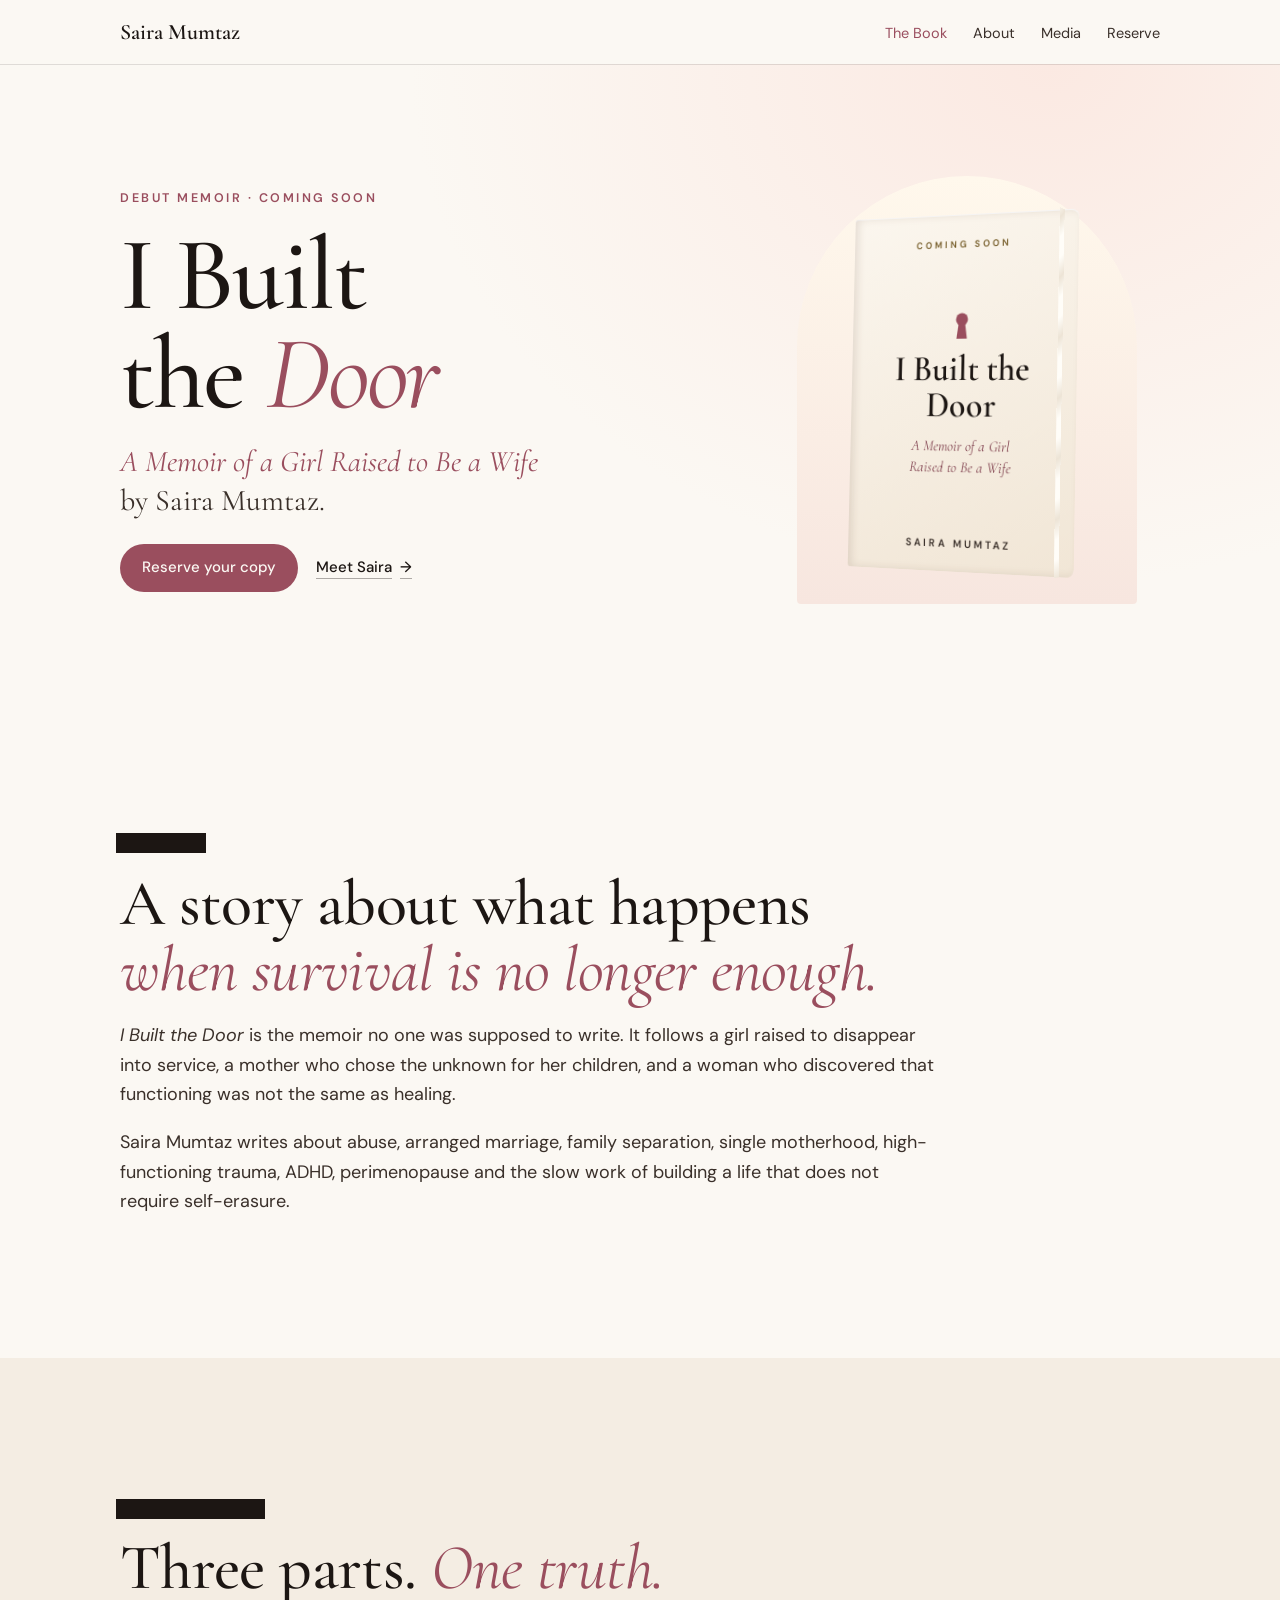
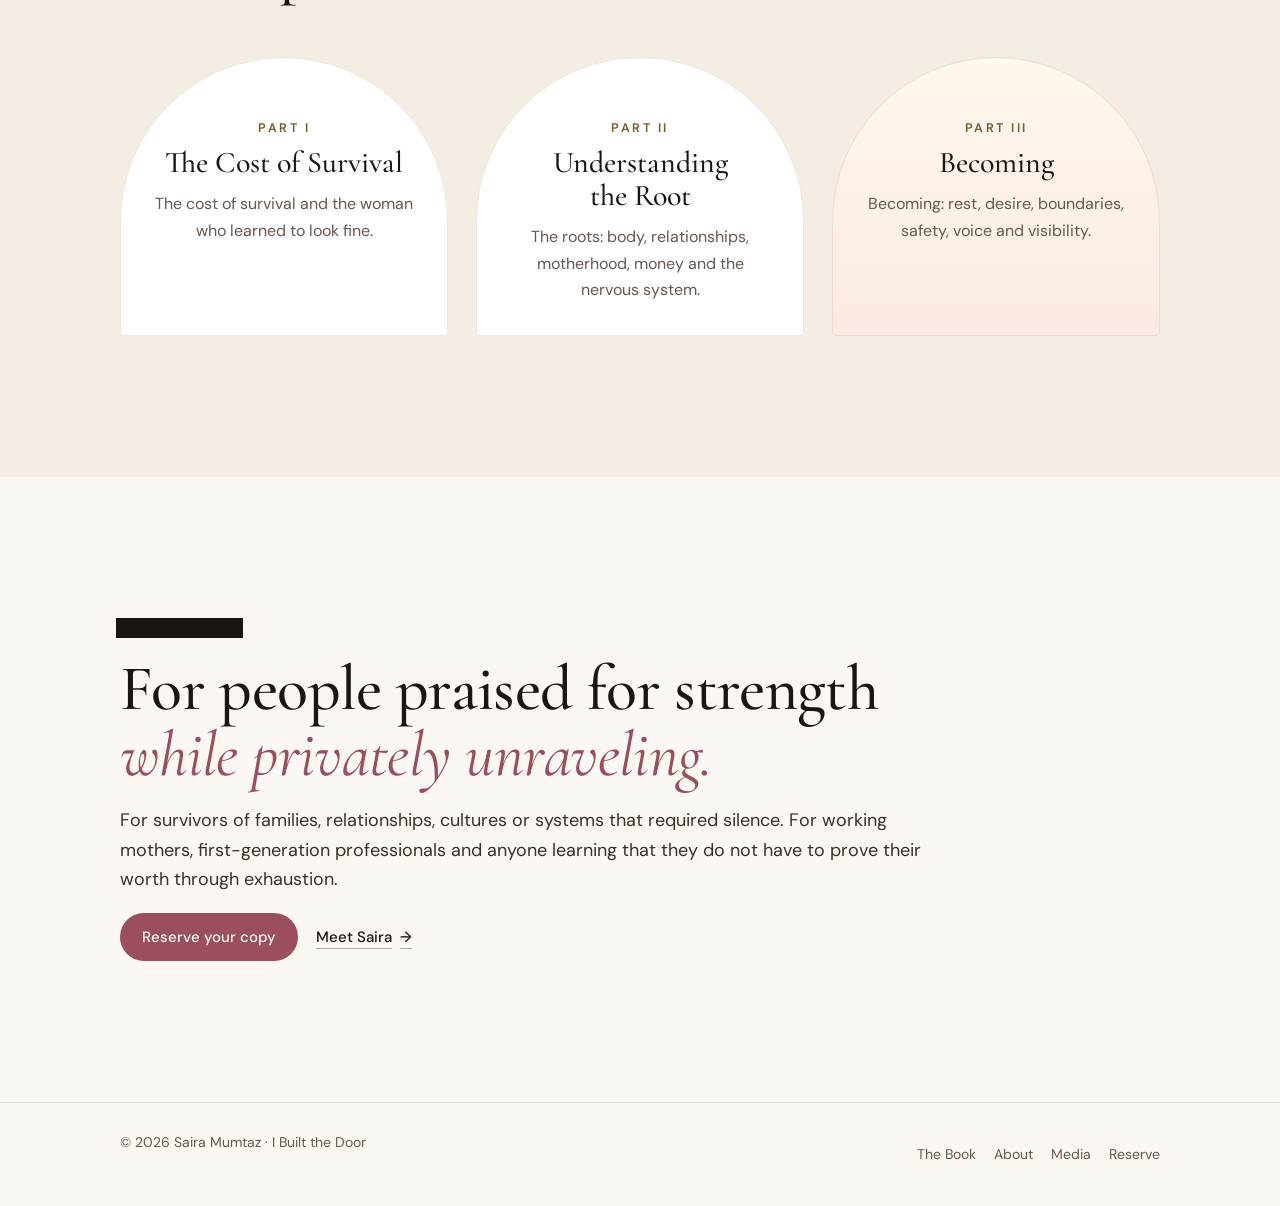
<file: unsilenced.html>
<!doctype html>
<html lang="en"><head><meta charset="utf-8"><title>I Built the Door by Saira Mumtaz</title>
<meta name="robots" content="noindex, follow">
<link rel="canonical" href="https://sairamumtaz.com/book.html">
<meta http-equiv="refresh" content="0; url=/book.html">
<script>location.replace('/book.html' + location.hash);</script>
</head><body><p>This page has moved to <a href="/book.html">I Built the Door</a>.</p></body></html>
</file>
<file: site.css>
/* Brief: for women who were made to stay quiet. Feeling: someone finally said it out loud, and there is a way out. Action: reserve the book.
   Idea: B opens the site (a keyhole of light becomes the doorway), A introduces the book (what they said is uncovered and crossed out).
   Echoes: section labels uncover from an ink bar; arches frame the moments that matter. One light look; every text color 4.5:1 or better. */
:root {
  --ivory: #FBF8F3;
  --light: #FFF8EC;
  --paper: #F4EDE3;
  --wall: #EFE6DA;
  --blush: #F6DCD6;
  --ink: #1C1613;
  --text: #3A302A;
  --muted: #65584F;
  --rose: #9A4E5E;
  --rose-deep: #7E3E4C;
  --gold: #8A6E2F;
  --gold-text: #735A26;
  --line: rgba(28, 22, 19, .12);
  --display: "Cormorant Garamond", "Iowan Old Style", Georgia, serif;
  --body: "DM Sans", system-ui, -apple-system, "Segoe UI", Roboto, sans-serif;
  --ease: cubic-bezier(.22, 1, .36, 1);
  --t-tap: 180ms;
  --t-move: 320ms;
  --t-reveal: 520ms;
  color-scheme: light;
}
* { box-sizing: border-box; }
html, body { margin: 0; }
img { max-width: 100%; }
[hidden] { display: none !important; }
html { scroll-behavior: smooth; -webkit-text-size-adjust: 100%; }
body { background: var(--ivory); color: var(--text); font-family: var(--body); font-size: 17px; line-height: 1.65; overflow-x: hidden; }
a { color: inherit; }
:focus-visible { outline: 3px solid var(--rose); outline-offset: 3px; border-radius: 4px; }
h1, h2, h3 { font-family: var(--display); font-weight: 500; color: var(--ink); margin: 0; text-wrap: balance; }
h2 { font-size: clamp(38px, 5.4vw, 64px); line-height: 1.03; letter-spacing: -.01em; }
h2 em, h1 em { font-style: italic; font-weight: 400; color: var(--rose); }
p { margin: 0; text-wrap: pretty; }
.container { max-width: 1120px; margin: 0 auto; padding-inline: clamp(16px, 4vw, 40px); }
.skip { position: absolute; left: 16px; top: -80px; z-index: 60; background: var(--ink); color: var(--ivory); padding: 12px 18px; border-radius: 999px; text-decoration: none; font-weight: 500; }
.skip:focus { top: calc(env(safe-area-inset-top, 0px) + 10px); }

/* Echo of A: labels uncover from an ink bar as you reach them */
.label { position: relative; display: inline-block; justify-self: start; font: 600 12.5px/1.3 var(--body); letter-spacing: .2em; text-transform: uppercase; color: var(--rose); padding: 2px 0; }
.label::after { content: ""; position: absolute; inset: 0 -4px; background: var(--ink); transform-origin: right; transform: scaleX(var(--u, 0)); }

.pill { display: inline-flex; align-items: center; justify-content: center; min-height: 48px; gap: 8px; text-decoration: none; font: 500 15px/1 var(--body);
  padding: 14px 22px; border-radius: 999px; background: var(--ink); color: var(--ivory); border: 0; cursor: pointer; transition: transform var(--t-tap) var(--ease), background var(--t-tap) var(--ease), color var(--t-tap) var(--ease); }
.pill:hover { background: #33291F; transform: translateY(-1px); }
.pill.ghost { background: transparent; color: var(--ink); box-shadow: inset 0 0 0 1.5px var(--ink); }
.pill.ghost:hover { background: var(--ink); color: var(--ivory); }
.pill.rose { background: var(--rose); }
.pill.rose:hover { background: var(--rose-deep); }

/* ---------- Nav ---------- */
.nav { position: fixed; top: 0; left: 0; right: 0; z-index: 50; padding-top: env(safe-area-inset-top, 0px); transition: background .35s, box-shadow .35s; }
.nav.solid { background: rgba(251, 248, 243, .86); backdrop-filter: saturate(1.4) blur(14px); -webkit-backdrop-filter: saturate(1.4) blur(14px); box-shadow: 0 1px 0 var(--line); }
.nav .container { display: flex; align-items: center; justify-content: space-between; gap: 16px; height: 64px; }
.brand { font-family: var(--display); font-size: 22px; font-weight: 600; color: var(--ink); text-decoration: none; }
.nav ul { display: flex; gap: 26px; list-style: none; margin: 0; padding: 0; }
.nav ul a { text-decoration: none; font-size: 14.5px; }
.nav ul a:hover { color: var(--rose); }
@media (max-width: 860px) {
  .nav .container { gap: 12px; }
  .nav ul { gap: 16px; overflow-x: auto; scrollbar-width: none; white-space: nowrap; }
  .nav ul::-webkit-scrollbar { display: none; }
  .nav ul a { font-size: 14px; padding-block: 12px; display: inline-block; }
  .nav ul li.wide-only { display: none; }
  .nav .pill { display: none; }
  .brand { font-size: 19px; white-space: nowrap; }
}

/* ---------- B: the keyhole opening ---------- */
.keyhole-track { position: relative; height: 260vh; }
@media (max-width: 700px) { .keyhole-track { height: 175vh; } }
.kh-stage { position: sticky; top: 0; height: 100vh; height: 100svh; overflow: hidden; background: var(--wall); }
.plaster { position: absolute; inset: 0; opacity: .5; pointer-events: none; }
.door-light { position: absolute; left: 50%; top: 46%; width: 112px; height: 157px; margin: -49px 0 0 -56px; will-change: transform; transform-origin: 50% 31.4%;
  background: rgba(154, 78, 94, var(--rim, 1));
  -webkit-mask: var(--kh) center / 100% 100% no-repeat; mask: var(--kh) center / 100% 100% no-repeat;
  transform: scale(var(--s, 1)); box-shadow: 0 0 0 0 transparent; }
.door-light::before { content: none; }
/* The horizon inside the keyhole: a sunrise over the water */
.door-light .scene { position: absolute; inset: 4px 4px 3px; overflow: hidden;
  -webkit-mask: var(--kh) center / 100% 100% no-repeat; mask: var(--kh) center / 100% 100% no-repeat;
  background: linear-gradient(180deg, #FBE7D8 0%, #F6D2BF 30%, #F1BCA6 47%, #EDAE95 52.5%, #C49A86 53%, #A3826F 70%, #7E6556 100%); }
.door-light .sun { position: absolute; left: 50%; top: calc(53% - var(--sun, 0) * 16%); width: 40%; aspect-ratio: 1; border-radius: 50%; transform: translate(-50%, -50%);
  background: radial-gradient(circle, #FFF6E4 0 38%, #FCDDB0 60%, rgba(252, 221, 176, 0) 71%); }
.door-light .sea { position: absolute; left: 0; right: 0; top: 53%; bottom: 0;
  background: linear-gradient(180deg, rgba(255, 236, 214, .35), transparent 30%); }
.halo { position: absolute; left: 50%; top: 46%; width: 340px; height: 340px; margin: -170px 0 0 -170px; border-radius: 50%;
  background: radial-gradient(closest-side, rgba(255, 236, 205, .9), rgba(255, 236, 205, 0)); opacity: var(--halo, .9); transform: scale(var(--hs, 1)); pointer-events: none; }
.wall-text { position: absolute; left: 16px; right: 16px; text-align: center; color: var(--text); opacity: var(--wt, 1); }
.wall-text.top { top: calc(env(safe-area-inset-top, 0px) + 100px); font: 600 12px/1.4 var(--body); letter-spacing: .24em; text-transform: uppercase; color: var(--muted); }
.wall-text.bottom { bottom: 10%; font-family: var(--display); font-style: italic; font-size: clamp(22px, 3vw, 30px); }
.room { position: absolute; inset: 0; display: grid; place-content: center; justify-items: center; text-align: center; gap: 16px; padding: 90px 16px 40px;
  opacity: var(--ro, 1); transform: translateY(var(--ry, 0px)); }
.room .label::after { display: none; }
.room h1 { font-size: clamp(62px, 12vw, 152px); line-height: .9; letter-spacing: -.02em; }
.room .door-line { font-family: var(--display); font-style: italic; font-size: clamp(26px, 3.6vw, 42px); color: var(--rose); }
.room .meta { color: var(--muted); font-size: 16px; }
.room .cta { display: flex; flex-wrap: wrap; justify-content: center; gap: 12px; margin-top: 8px; }

/* ---------- A: what they told her ---------- */
.told-track { position: relative; height: 230vh; background: var(--light); }
.told-stage { position: sticky; top: 0; min-height: 100vh; min-height: 100svh; display: grid; align-content: center; gap: clamp(26px, 4vw, 48px); padding-block: 90px 40px; }
.told-stage .container { display: grid; gap: clamp(26px, 4vw, 48px); width: 100%; }
.said { display: grid; gap: 8px; }
.line { position: relative; display: inline-block; justify-self: start; font-family: var(--display); font-size: clamp(28px, 5vw, 58px); line-height: 1.12; color: var(--ink); transition: color .4s; }
.line .bar { position: absolute; inset: .12em -.14em .06em; background: var(--ink); transform-origin: right; transform: scaleX(var(--b, 0)); }
.line .strike { position: absolute; left: -.06em; right: -.06em; top: 55%; height: .065em; background: var(--rose); transform-origin: left; transform: scaleX(var(--st, 1)); }
.line.struck { color: var(--muted); }
.word { display: flex; flex-wrap: wrap; gap: 0 .24em; font-family: var(--display); font-weight: 600; font-size: clamp(52px, 11vw, 150px); line-height: .86; color: var(--ink); letter-spacing: -.01em; }
.word .wg { display: inline-flex; white-space: nowrap; }
.word .wg span { display: inline-block; opacity: var(--o, 1); transform: translateY(var(--y, 0)) scale(var(--sc, 1)); filter: blur(var(--bl, 0px)); }
.word-by { font-family: var(--display); font-style: italic; font-size: clamp(22px, 3vw, 32px); color: var(--rose); }

section { padding-block: clamp(80px, 11vw, 148px); }
.head { display: grid; gap: 16px; max-width: 760px; margin-bottom: clamp(36px, 5vw, 56px); }
.head p { color: var(--muted); font-size: 18.5px; max-width: 60ch; }

/* Book */
.book-sec { background: var(--paper); }
.book-grid { display: grid; grid-template-columns: .9fr 1.1fr; gap: clamp(36px, 6vw, 88px); align-items: center; }
.book-grid > * { min-width: 0; }
.book-arch { position: relative; display: grid; place-items: center; padding: 48px 16px 40px; border-radius: 999px 999px 24px 24px; background: linear-gradient(180deg, var(--light), #F7E6DF); perspective: 1400px; }
.book3d { position: relative; width: min(240px, 58vw); aspect-ratio: 240 / 354; transform-style: preserve-3d; transform: rotateY(var(--bry, -28deg)) rotateX(var(--brx, 4deg)); transition: transform .5s var(--ease); }
.face { position: absolute; inset: 0; backface-visibility: hidden; }
.cover { border-radius: 3px 8px 8px 3px; background: linear-gradient(160deg, #FBF6EE, #F1E6D6); box-shadow: inset 4px 0 8px rgba(80,50,30,.12), 0 1px 0 #fff inset;
  display: grid; grid-template-rows: auto 1fr auto; padding: 26px 20px 22px; text-align: center; transform: translateZ(17px); color: var(--ink); }
.cover .k { font: 600 9.5px/1 var(--body); letter-spacing: .32em; color: var(--gold-text); }
.cover .t { align-self: center; display: grid; gap: 12px; justify-items: center; }
.cover .mini-kh { width: 20px; height: 28px; background: var(--rose); -webkit-mask: var(--khmask) center / 100% 100% no-repeat; mask: var(--khmask) center / 100% 100% no-repeat; }
.cover .title { font-family: var(--display); font-size: clamp(30px, 7.4vw, 36px); line-height: 1; font-weight: 600; }
.cover .tag { font-family: var(--display); font-style: italic; font-size: 15px; line-height: 1.35; color: var(--rose-deep); }
.cover .au { font: 600 10.5px/1 var(--body); letter-spacing: .28em; text-transform: uppercase; color: var(--text); }
.spine { width: 34px; background: linear-gradient(90deg, #D9C9B3, #EBDDCA 60%, #DCCDB8); transform: rotateY(-90deg) translateZ(17px); transform-origin: left; border-radius: 3px 0 0 3px; }
.pages { width: 32px; left: auto; right: 0; transform: rotateY(90deg) translateZ(-15px); transform-origin: right; background: repeating-linear-gradient(90deg, #FFFDF8 0 2px, #EDE4D6 2px 3px); }
.back { transform: rotateY(180deg) translateZ(17px); background: #EADCC8; border-radius: 8px 3px 3px 8px; }
.book-copy { display: grid; gap: 20px; }
.book-copy p { font-size: 18px; max-width: 58ch; }
.tags { display: flex; flex-wrap: wrap; gap: 8px; padding: 0; margin: 6px 0 0; list-style: none; }
.tags li { font-size: 13.5px; color: var(--rose-deep); background: #fff; border: 1px solid #ECDCD9; padding: 7px 14px; border-radius: 999px; }
@media (max-width: 860px) { .book-grid { grid-template-columns: 1fr; } }

/* Journey: three doorways */
.parts { display: grid; grid-template-columns: repeat(3, 1fr); gap: clamp(16px, 2.4vw, 28px); }
.part { min-width: 0; display: grid; gap: 12px; align-content: start; padding: 64px 26px 32px; background: #fff; border-radius: 999px 999px 20px 20px; border: 1px solid #EFE6DC; text-align: center; transition: transform var(--t-move) var(--ease), box-shadow var(--t-move) var(--ease); }
.part:hover { transform: translateY(-4px); box-shadow: 0 24px 48px -28px rgba(80, 50, 40, .35); }
.part .n { font: 600 12.5px/1 var(--body); letter-spacing: .2em; text-transform: uppercase; color: var(--gold-text); }
.part h3 { font-size: 30px; line-height: 1.1; }
.part p { color: var(--muted); font-size: 16px; }
.part.lit { background: linear-gradient(180deg, var(--light), #FBEAE3); border-color: #F0D9D2; }
@media (max-width: 860px) { .parts { grid-template-columns: 1fr; } .part { padding-top: 48px; } }

/* Dedication: one tall arch */
.dedication { background: var(--paper); }
.ded-arch { max-width: 720px; margin: 0 auto; text-align: center; padding: clamp(80px, 12vw, 130px) clamp(22px, 5vw, 64px) clamp(48px, 7vw, 72px);
  border-radius: 999px 999px 28px 28px; background: var(--light); box-shadow: inset 0 0 0 1.5px rgba(138, 110, 47, .55), inset 0 0 0 10px var(--light), inset 0 0 0 11px rgba(138, 110, 47, .3); display: grid; gap: 16px; justify-items: center; }
.ded-arch h2 { font-size: clamp(56px, 9vw, 100px); }
.ded-arch p { max-width: 50ch; font-size: 18px; }
.ded-arch .free { font-family: var(--display); font-style: italic; font-size: clamp(24px, 3vw, 32px); color: var(--rose); margin-top: 8px; }

/* Proof */
.kids { display: grid; grid-template-columns: repeat(3, 1fr); gap: clamp(16px, 2.4vw, 28px); }
.kid { min-width: 0; display: grid; gap: 14px; align-content: start; padding-top: 22px; border-top: 2px solid var(--rose); }
.kid h3 { font-size: 36px; line-height: 1; }
.kid .age { font: 600 12px/1 var(--body); letter-spacing: .16em; text-transform: uppercase; color: var(--gold-text); }
.kid p { font-size: 16px; }
.kid blockquote { margin: 4px 0 0; padding-top: 14px; border-top: 1px solid var(--line); font-family: var(--display); font-style: italic; font-size: 20px; line-height: 1.35; color: var(--rose-deep); }
@media (max-width: 860px) { .kids { grid-template-columns: 1fr; gap: 44px; } }

/* About */
.about { background: var(--paper); }
.about-grid { display: grid; grid-template-columns: .8fr 1.2fr; gap: clamp(36px, 6vw, 88px); align-items: center; }
.about-grid > * { min-width: 0; }
.portrait { object-fit: cover; aspect-ratio: 4 / 5.2; max-width: 360px; width: 100%; justify-self: center; border-radius: 999px 999px 24px 24px; background: linear-gradient(180deg, #EFE3D6, #E4D4C2); display: grid; place-content: center; text-align: center; gap: 8px; color: var(--text); }
.portrait b { font-family: var(--display); font-size: 64px; font-weight: 500; color: var(--rose-deep); line-height: 1; }
.portrait span { font-size: 14px; color: var(--muted); }
.about-copy { display: grid; gap: 18px; }
.about-copy p { font-size: 17.5px; max-width: 60ch; }
.stats { display: flex; flex-wrap: wrap; gap: 12px 36px; margin-top: 8px; }
.stat b { display: block; font-family: var(--display); font-weight: 500; font-size: 52px; line-height: 1; color: var(--ink); font-variant-numeric: tabular-nums; }
.stat span { font-size: 15px; color: var(--muted); }
@media (max-width: 860px) { .about-grid { grid-template-columns: 1fr; } }

/* For you */
.foryou ul { list-style: none; padding: 0; margin: 0; display: grid; grid-template-columns: repeat(2, 1fr); gap: 0 clamp(24px, 4vw, 56px); }
.foryou li { min-width: 0; display: grid; grid-template-columns: 22px 1fr; gap: 16px; padding: 20px 0; border-bottom: 1px solid var(--line); font-size: 17px; }
.foryou li i { width: 14px; height: 20px; margin-top: 5px; background: var(--rose); -webkit-mask: var(--khmask) center / 100% 100% no-repeat; mask: var(--khmask) center / 100% 100% no-repeat; }
@media (max-width: 760px) { .foryou ul { grid-template-columns: 1fr; } }

/* Reserve: the door */
.reserve .door-card { max-width: 640px; margin: 0 auto; padding: clamp(90px, 13vw, 140px) clamp(22px, 5vw, 56px) clamp(36px, 5vw, 56px);
  border-radius: 999px 999px 28px 28px; background: radial-gradient(80% 60% at 50% 20%, var(--light), #F7E3DC); text-align: center; display: grid; gap: 16px; justify-items: center; }
.reserve .door-card p { max-width: 46ch; color: var(--text); }
form { display: grid; gap: 14px; width: 100%; max-width: 420px; margin-top: 8px; text-align: left; }
.field { display: grid; gap: 6px; }
label { font-size: 15px; font-weight: 600; color: var(--ink); }
input { font: inherit; font-size: 16px; min-height: 48px; padding: 12px 16px; border-radius: 12px; border: 1.5px solid #8F7F72; background: #fff; color: var(--ink); }
input:focus-visible { outline: 3px solid var(--rose); outline-offset: 1px; border-color: var(--rose); }
.fine { font-size: 15px; color: var(--muted); text-align: center; }
.status { min-height: 1.4em; font-family: var(--display); font-size: 24px; color: var(--rose-deep); text-align: center; }

.connect { text-align: center; }
.connect .head { margin-inline: auto; justify-items: center; }
.socials { display: flex; justify-content: center; flex-wrap: wrap; gap: 12px; }
footer { border-top: 1px solid var(--line); padding-block: 28px calc(28px + env(safe-area-inset-bottom, 0px)); }
footer .container { display: flex; flex-wrap: wrap; justify-content: space-between; gap: 12px; font-size: 14px; color: var(--muted); }

.pq { margin: 10px 0 0; padding-left: 20px; border-left: 2px solid var(--rose); font-family: var(--display); font-style: italic; font-size: clamp(22px, 2.4vw, 27px); line-height: 1.35; color: var(--ink); }
.pq cite, .ded-arch cite { display: block; margin-top: 10px; font: 600 12px/1 var(--body); font-style: normal; letter-spacing: .18em; text-transform: uppercase; color: var(--gold-text); }
.ded-note { font-family: var(--display); font-style: italic; font-size: 20px; color: var(--text); }
.kid .tags { margin: 0; }
.portrait-wrap { margin: 0; display: grid; gap: 12px; justify-items: center; }
.portrait-wrap figcaption { font: 600 12px/1.3 var(--body); letter-spacing: .16em; text-transform: uppercase; color: var(--gold-text); }
.mail { margin-top: 16px; color: var(--muted); font-size: 15px; user-select: all; }
@media (prefers-reduced-motion: reduce) {
  html { scroll-behavior: auto; }
  .keyhole-track { height: auto; }
  .kh-stage { position: relative; height: auto; min-height: 100svh; background: radial-gradient(70% 60% at 50% 45%, var(--light), var(--blush)); }
  .door-light, .halo, .wall-text, .plaster { display: none; }
  .room { position: relative; inset: auto; min-height: 100svh; }
  .told-track { height: auto; }
  .told-stage { position: relative; }
  .book3d, .part { transition: none; }
}

/* ---------- Inner pages ---------- */
.page .nav { background: rgba(251, 248, 243, .92); box-shadow: 0 1px 0 var(--line); }
.page main { padding-top: 64px; }
.nav ul a[aria-current="page"] { color: var(--rose); }
.page-hero { position: relative; overflow: hidden; background: radial-gradient(640px 520px at 82% 0%, #FBE9E2, rgba(251,233,226,0)), var(--ivory); padding-block: clamp(56px, 9vw, 112px) clamp(48px, 7vw, 88px); }
.page-hero .container { display: grid; grid-template-columns: 1.2fr .8fr; gap: clamp(32px, 6vw, 80px); align-items: center; }
.page-hero .container > * { min-width: 0; }
.page-hero .copy { display: grid; gap: 18px; }
.page-hero h1 { font-size: clamp(52px, 8.6vw, 104px); line-height: .95; letter-spacing: -.02em; }
.page-hero .lead { font-family: var(--display); font-size: clamp(22px, 2.6vw, 30px); line-height: 1.3; color: var(--text); max-width: 30ch; }
.page-hero .lead em { color: var(--rose); }
.page-hero .cta { display: flex; flex-wrap: wrap; gap: 12px; margin-top: 6px; }
.keyhole-mark { width: 44px; height: 62px; background: var(--rose); -webkit-mask: var(--khmask) center / 100% 100% no-repeat; mask: var(--khmask) center / 100% 100% no-repeat; }
.page-hero .art { justify-self: center; width: min(100%, 340px); }
.page-hero .portrait { max-width: 340px; }
@media (max-width: 860px) { .page-hero .container { grid-template-columns: 1fr; } .page-hero .art { order: -1; width: min(100%, 260px); } }
.prose { display: grid; gap: 18px; max-width: 68ch; }
.prose p { font-size: 18px; }
.pullquote { margin: 8px 0; padding: 26px 28px; border-radius: 999px 999px 24px 24px; background: var(--light); text-align: center; font-family: var(--display); font-style: italic; font-size: clamp(24px, 3vw, 32px); line-height: 1.3; color: var(--ink); box-shadow: inset 0 0 0 1.5px rgba(138, 110, 47, .4); padding-top: 54px; }
.parts.four { grid-template-columns: repeat(2, 1fr); }
@media (max-width: 860px) { .parts.four { grid-template-columns: 1fr; } }
.facts { display: grid; grid-template-columns: max-content 1fr; gap: 12px 28px; margin: 0; padding: 26px 28px; background: #fff; border: 1px solid #EFE6DC; border-radius: 18px; max-width: 640px; }
.facts dt { font: 600 12.5px/1.6 var(--body); letter-spacing: .16em; text-transform: uppercase; color: var(--gold-text); }
.facts dd { margin: 0; font-size: 17px; color: var(--ink); }
@media (max-width: 520px) { .facts { grid-template-columns: 1fr; gap: 4px; } .facts dd { margin-bottom: 10px; } }
.row { display: flex; flex-wrap: wrap; gap: 12px; }
.alt { background: var(--paper); }
.foot-nav { display: flex; flex-wrap: wrap; gap: 18px; }
.foot-nav a { text-decoration: none; display: inline-block; padding-block: 12px; }
.foot-nav a:hover { color: var(--rose); }
img.portrait { display: block; height: auto; object-position: 50% 22%; }

/* ---------- Premium design rules: one primary action, progressive disclosure, tactile feedback ---------- */
.pill:active { transform: scale(.98); }
.textlink { display: inline-flex; align-items: center; gap: 8px; min-height: 48px; padding-inline: 6px; font: 500 15px/1 var(--body); color: var(--ink); text-decoration: underline; text-decoration-color: rgba(28,22,19,.35); text-underline-offset: 6px; transition: color var(--t-tap) var(--ease), text-decoration-color var(--t-tap) var(--ease); }
.textlink:hover { color: var(--rose); text-decoration-color: currentColor; }
.textlink span { transition: transform var(--t-tap) var(--ease); }
.textlink:hover span { transform: translateX(3px); }
.room .cta, .page-hero .cta, .row { align-items: center; }
.more { margin-top: 2px; }
.more summary { list-style: none; cursor: pointer; display: inline-flex; align-items: center; gap: 8px; min-height: 44px; font: 600 14px/1 var(--body); letter-spacing: .04em; color: var(--rose-deep); }
.more summary::-webkit-details-marker { display: none; }
.more summary::after { content: ""; width: 8px; height: 8px; border-right: 1.6px solid currentColor; border-bottom: 1.6px solid currentColor; transform: rotate(45deg) translateY(-2px); transition: transform var(--t-move) var(--ease); }
.more[open] summary::after { transform: rotate(-135deg) translateY(-2px); }
.more[open] summary .closed, .more:not([open]) summary .opened { display: none; }
.more .body { display: grid; gap: 12px; padding-top: 6px; animation: rise var(--t-reveal) var(--ease) both; }
.foryou .extra[hidden] { display: none !important; }
.showall { margin-top: 20px; }
.showall button { all: unset; box-sizing: border-box; cursor: pointer; display: inline-flex; align-items: center; gap: 10px; min-height: 48px; padding: 0 20px; border-radius: 999px; box-shadow: inset 0 0 0 1.5px var(--ink); font: 500 15px/1 var(--body); color: var(--ink); transition: background var(--t-tap) var(--ease), color var(--t-tap) var(--ease); }
.showall button:hover { background: var(--ink); color: var(--ivory); }
.showall button:focus-visible { outline: 3px solid var(--rose); outline-offset: 3px; }
.foryou li.extra.in { animation: rise var(--t-reveal) var(--ease) both; }
@media (prefers-reduced-motion: reduce) { .more .body, .foryou li.extra.in { animation: none; } .pill:active { transform: none; } }
.brand { display: inline-flex; align-items: center; min-height: 44px; }

/* Hero copy sits on frosted glass so it reads clearly over the sunrise */
.room { place-content: center; }
.room > * { position: relative; }
.room::before { content: ""; position: absolute; left: 50%; top: 50%; width: min(1000px, calc(100% - 20px)); height: min(560px, calc(100% - 150px)); transform: translate(-50%, -46%);
  border-radius: 40px; background: rgba(251, 248, 243, .8); backdrop-filter: blur(16px); -webkit-backdrop-filter: blur(16px);
  box-shadow: 0 0 0 1px rgba(255, 255, 255, .7) inset, 0 40px 80px -50px rgba(80, 50, 30, .55); }
@media (prefers-reduced-motion: reduce) {
  .kh-stage { background: linear-gradient(180deg, #FBE7D8 0%, #F1BCA6 50%, #A3826F 100%); }
}
@media (max-width: 700px) { .room { padding-inline: 30px; } }

/* Hero hierarchy: the book title leads, her name signs it */
.room { gap: 14px; }
.room h1 { font-size: clamp(56px, 11vw, 140px); line-height: .92; font-weight: 600; letter-spacing: -.015em; }
.room .door-line { font-size: clamp(22px, 3vw, 34px); text-wrap: balance; max-width: 22ch; line-height: 1.25; }
.room .byline { display: flex; align-items: center; gap: 14px; margin-top: 6px; font: 600 13px/1 var(--body); letter-spacing: .32em; text-transform: uppercase; color: var(--ink); }
.room .byline::before, .room .byline::after { content: ""; width: 36px; height: 1px; background: var(--gold); }

/* Top bar: no reserve prompts, just the name and the pages */
.nav > .container > .pill { display: none !important; }
</file>
